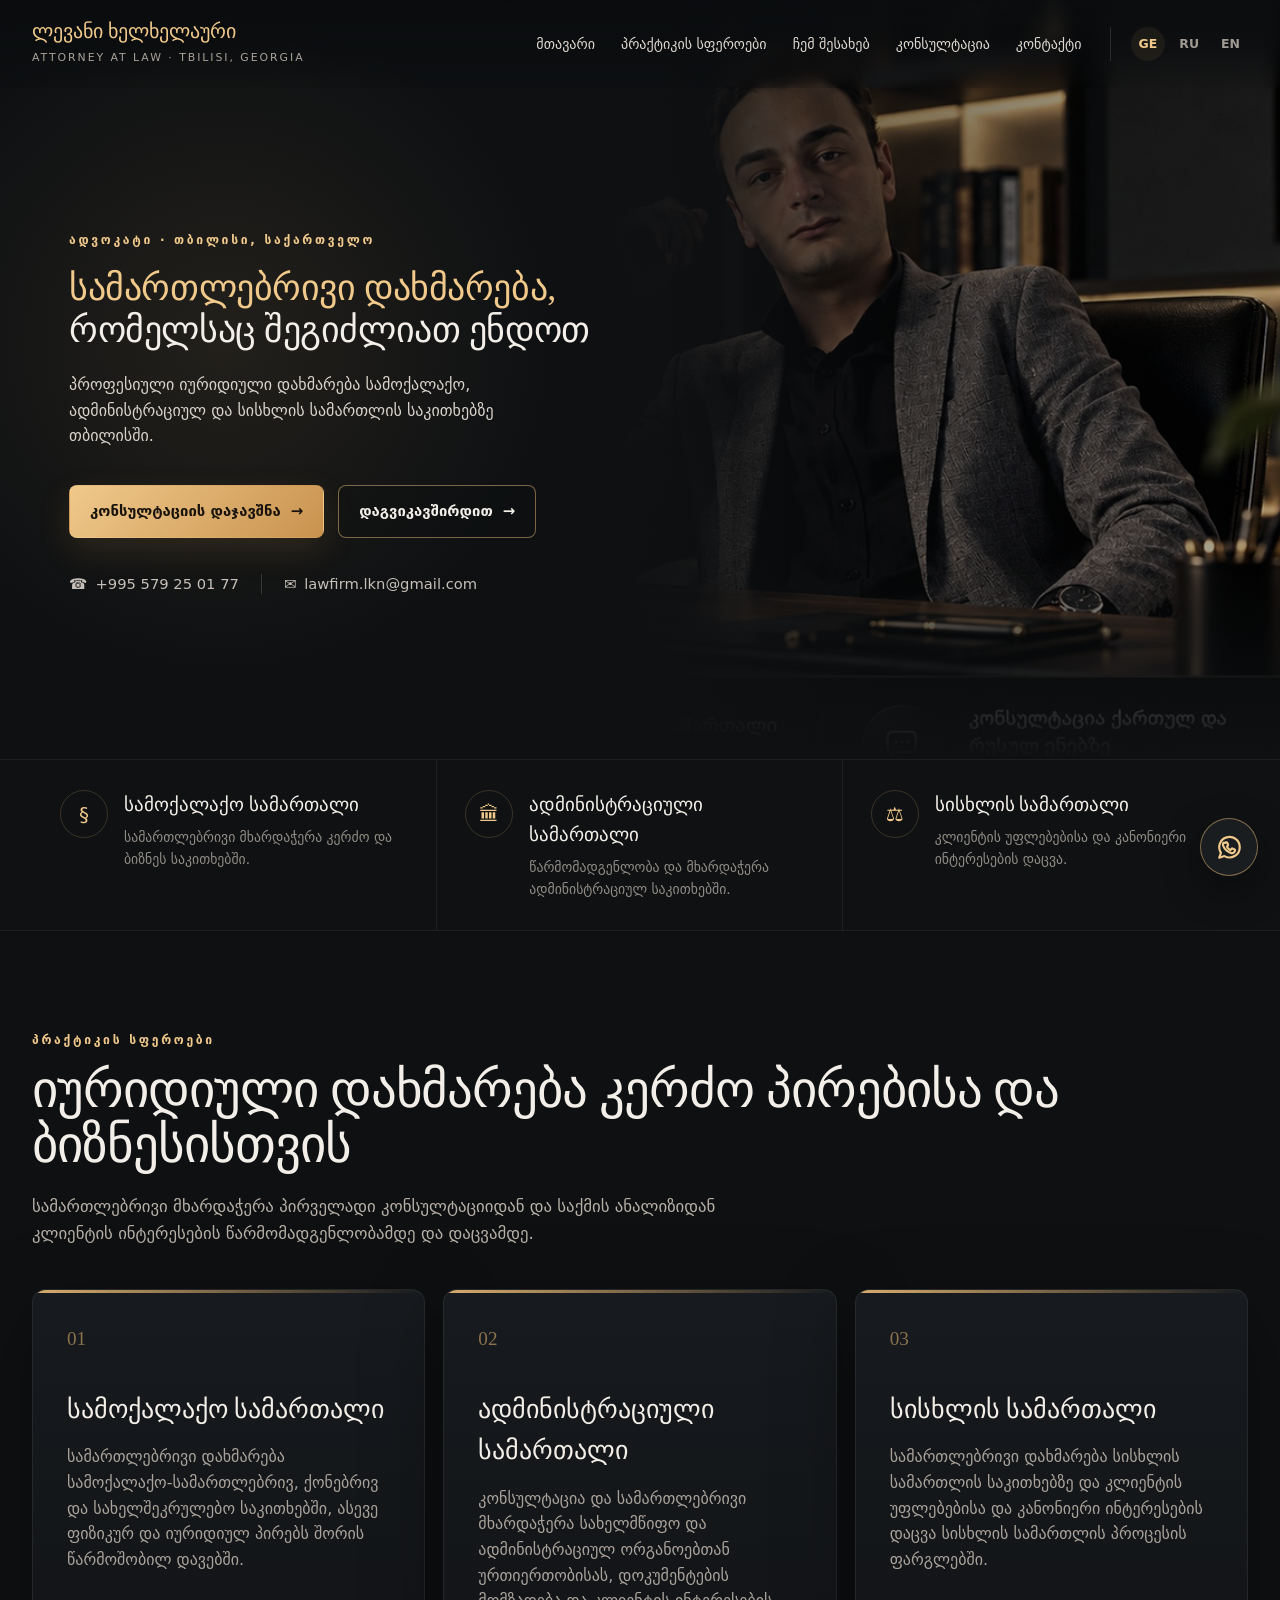
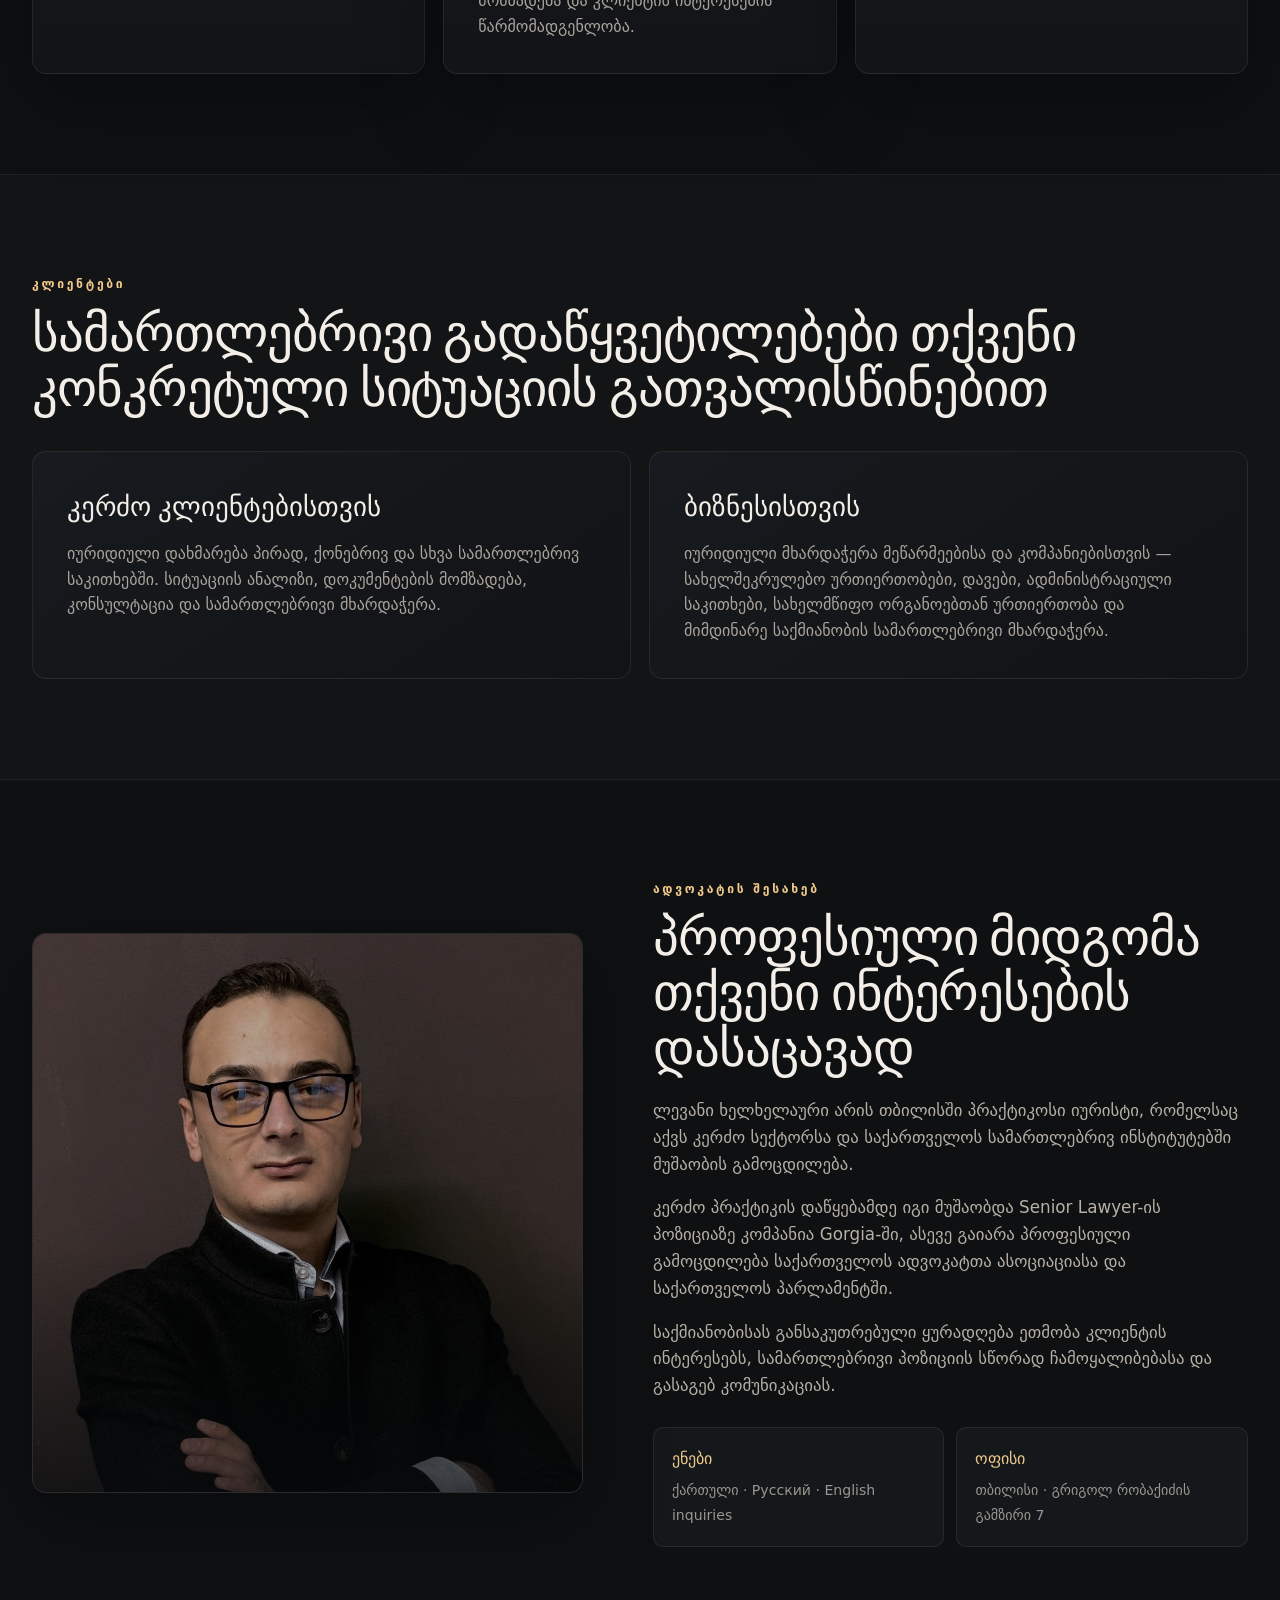
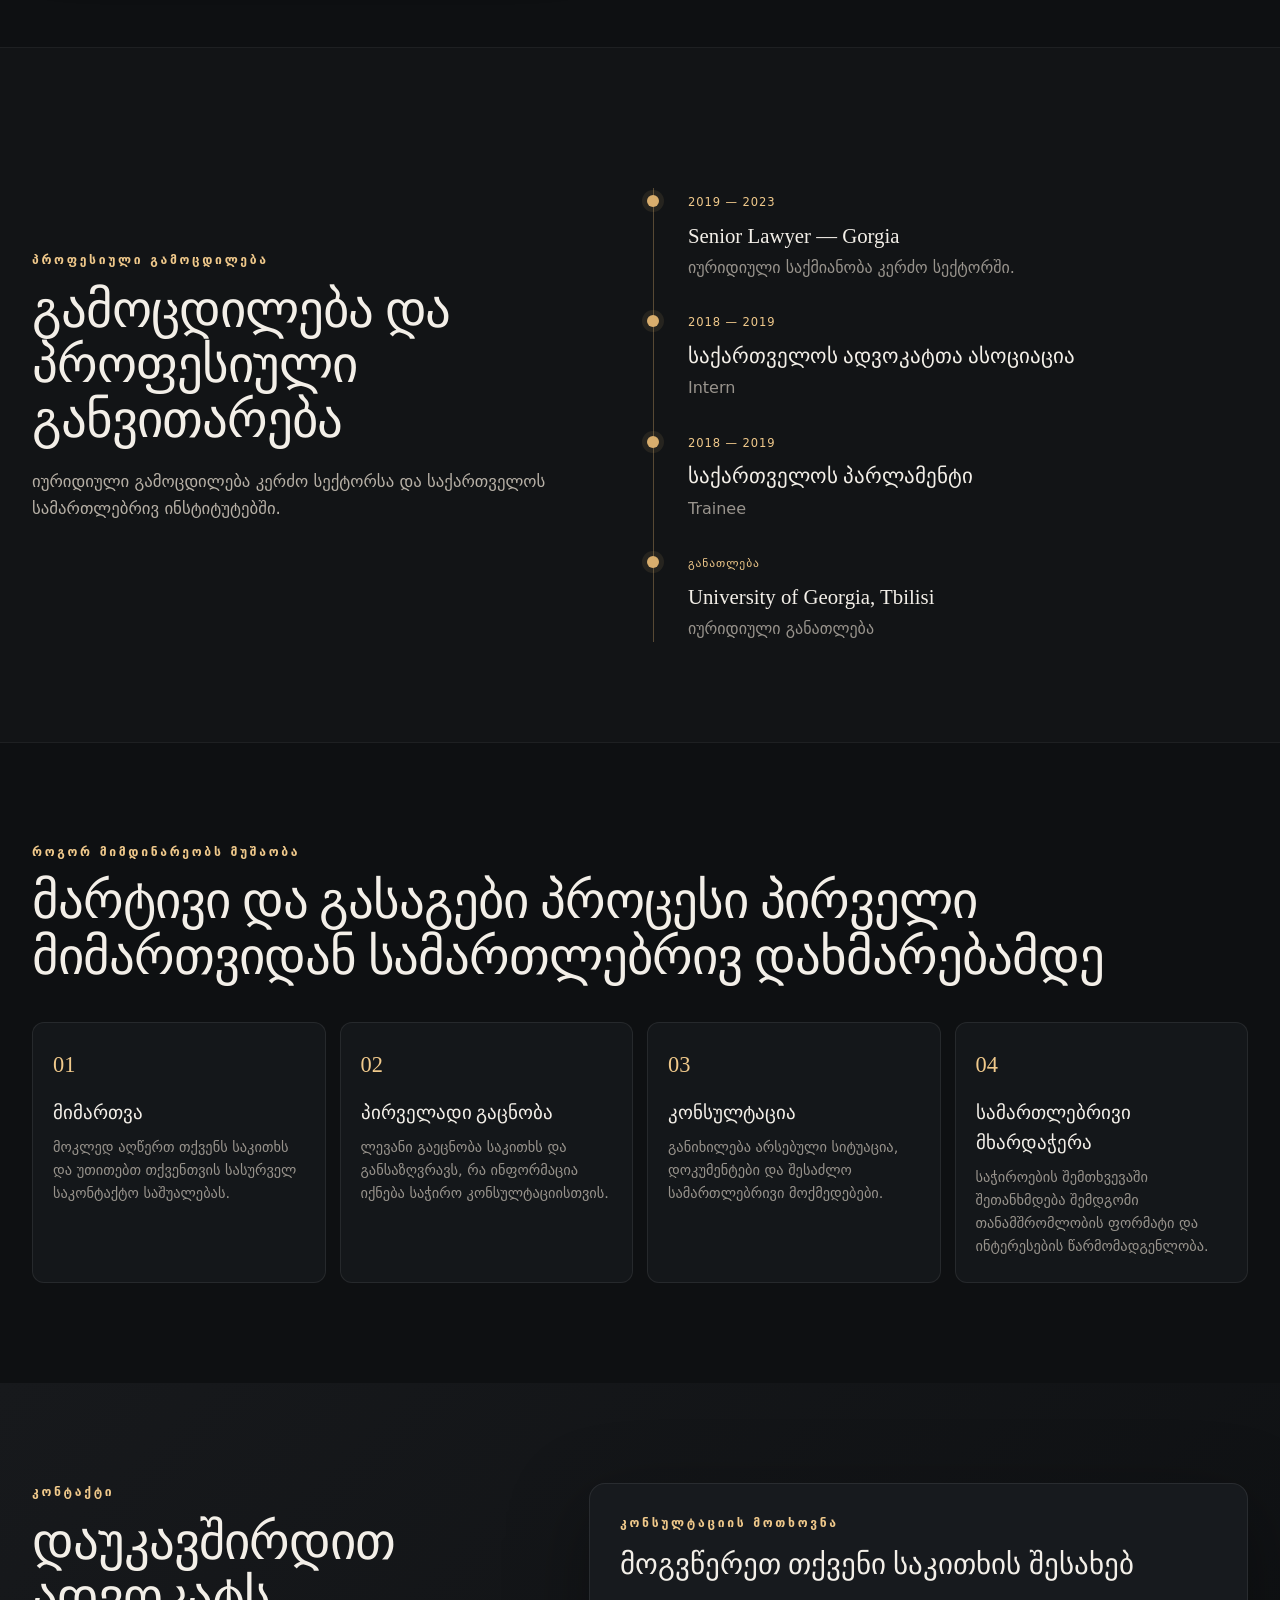
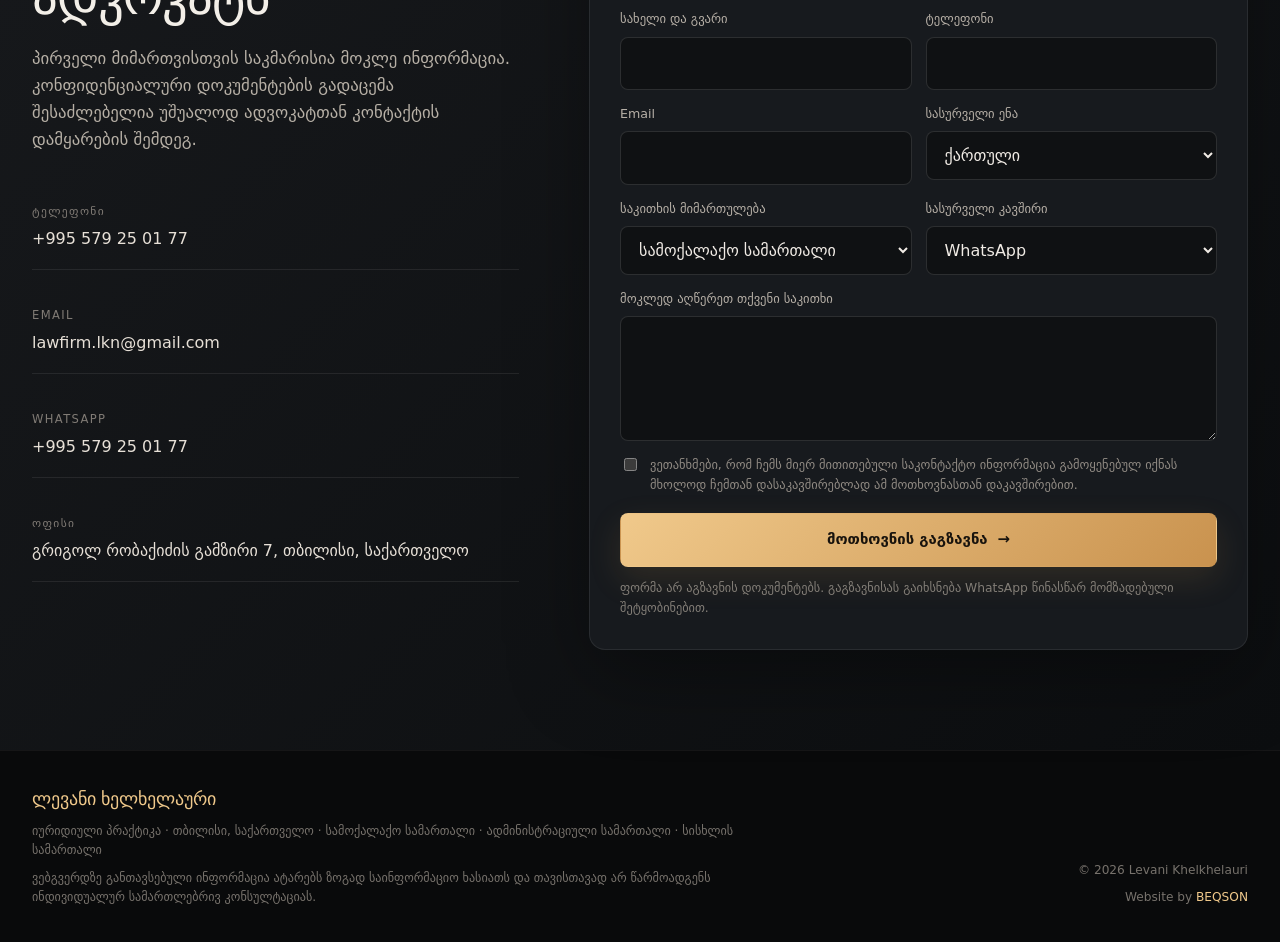
<file: index.html>
<!doctype html>
<html lang="ka">
<head>
  <meta charset="utf-8" />
  <meta name="viewport" content="width=device-width, initial-scale=1" />
  <meta name="theme-color" content="#101214" />
  <meta name="color-scheme" content="dark" />
  <title>ლევანი ხელხელაური — ადვოკატი თბილისში</title>
  <meta name="description" content="ლევანი ხელხელაური — იურიდიული დახმარება სამოქალაქო, ადმინისტრაციულ და სისხლის სამართლის საკითხებზე თბილისში." />
  <meta property="og:title" content="Levani Khelkhelauri — Attorney at Law, Tbilisi" />
  <meta property="og:description" content="Professional legal assistance in civil, administrative and criminal law matters in Tbilisi, Georgia." />
  <meta property="og:type" content="website" />
  <link rel="canonical" href="https://levanilaw.ge/" />
  <link rel="alternate" hreflang="ka" href="https://levanilaw.ge/ka/" />
  <link rel="alternate" hreflang="ru" href="https://levanilaw.ge/ru/" />
  <link rel="alternate" hreflang="en" href="https://levanilaw.ge/en/" />
  <link rel="alternate" hreflang="x-default" href="https://levanilaw.ge/" />
  <link rel="icon" href="assets/favicon.svg" type="image/svg+xml" />
  <link rel="apple-touch-icon" href="assets/apple-touch-icon.png" />
  <link rel="manifest" href="site.webmanifest" />
  <meta property="og:url" content="https://levanilaw.ge/" />
  <meta property="og:image" content="https://levanilaw.ge/assets/og-cover.jpg" />
  <meta property="og:image:width" content="1200" />
  <meta property="og:image:height" content="630" />
  <meta property="og:site_name" content="Levani Khelkhelauri — Attorney at Law" />
  <meta name="twitter:card" content="summary_large_image" />
  <meta name="twitter:title" content="Levani Khelkhelauri — Attorney at Law, Tbilisi" />
  <meta name="twitter:description" content="Professional legal assistance in civil, administrative and criminal law matters in Tbilisi, Georgia." />
  <meta name="twitter:image" content="https://levanilaw.ge/assets/og-cover.jpg" />
  <style>
    :root{
      --bg:#0e1012; --bg2:#14171a; --panel:#171a1e; --panel2:#1d2024;
      --text:#f3efe8; --muted:#b7b0a6; --line:rgba(226,185,120,.20);
      --gold:#d8ad6d; --gold2:#f0c98b; --shadow:0 24px 80px rgba(0,0,0,.34);
      --serif: Georgia, 'Times New Roman', serif;
      --sans: Inter, ui-sans-serif, system-ui, -apple-system, BlinkMacSystemFont, 'Segoe UI', Arial, sans-serif;
      --max:1440px;
    }
    *{box-sizing:border-box}
    html{scroll-behavior:smooth;background:var(--bg)}
    body{margin:0;background:var(--bg);color:var(--text);font-family:var(--sans);line-height:1.6}
    a{color:inherit;text-decoration:none}
    button,input,select,textarea{font:inherit}
    .wrap{width:min(var(--max),calc(100% - 64px));margin:auto}
    .eyebrow{font-size:.76rem;letter-spacing:.22em;text-transform:uppercase;color:var(--gold2);font-weight:700}
    .section{padding:100px 0}
    .section-title{font-family:var(--serif);font-size:clamp(2rem,4vw,3.5rem);line-height:1.08;margin:.7rem 0 1.3rem;font-weight:500;letter-spacing:-.02em}
    .section-copy{color:var(--muted);max-width:760px;font-size:1.05rem}
    .header{position:fixed;z-index:50;top:0;left:0;right:0;background:linear-gradient(180deg,rgba(10,12,14,.96),rgba(10,12,14,.72),transparent);backdrop-filter:blur(8px)}
    .header-inner{height:88px;display:flex;align-items:center;gap:28px}
    .brand{margin-right:auto;min-width:240px}
    .brand-name{font-family:var(--serif);font-size:1.24rem;color:var(--gold2);line-height:1.1}
    .brand-sub{font-size:.68rem;letter-spacing:.18em;text-transform:uppercase;color:#aaa39a;margin-top:6px}
    nav{display:flex;gap:26px;align-items:center}
    nav a{font-size:.88rem;color:#ded8d0;position:relative;white-space:nowrap}
    nav a:after{content:"";position:absolute;left:0;right:100%;bottom:-8px;height:1px;background:var(--gold);transition:.25s}
    nav a:hover:after{right:0}
    .langs{display:flex;align-items:center;gap:6px;border-left:1px solid rgba(255,255,255,.13);padding-left:20px}
    .lang{border:0;background:transparent;color:#9f9991;cursor:pointer;padding:7px 8px;border-radius:20px;font-size:.78rem;font-weight:700}
    .lang.active{color:var(--gold2);background:rgba(216,173,109,.08)}
    .menu-btn{display:none;background:transparent;border:1px solid rgba(255,255,255,.2);color:var(--text);border-radius:10px;padding:9px 11px;cursor:pointer}
    .hero{min-height:820px;display:flex;align-items:flex-end;position:relative;overflow:hidden;border-bottom:1px solid rgba(255,255,255,.06)}
    .hero-media{position:absolute;inset:0 0 0 45%;overflow:hidden}
    .hero-media img{width:100%;height:100%;object-fit:cover;object-position:60% 48%;filter:brightness(.72) saturate(.9) contrast(1.04)}
    .hero-media:after{content:"";position:absolute;inset:0;background:linear-gradient(90deg,#0e1012 0%,rgba(14,16,18,.97) 10%,rgba(14,16,18,.72) 36%,rgba(14,16,18,.26) 62%,rgba(14,16,18,.1) 100%),linear-gradient(0deg,#0e1012 0%,transparent 25%)}
    .hero-glow{position:absolute;left:0;top:0;width:58%;height:100%;background:radial-gradient(circle at 30% 45%,rgba(216,173,109,.10),transparent 50%);pointer-events:none}
    .hero-content{position:relative;z-index:3;padding:185px 0 92px;max-width:720px;margin-left:clamp(28px,4.2vw,82px);margin-right:0}
    .hero h1{font-family:var(--serif);font-size:clamp(2.55rem,4.95vw,4.95rem);line-height:1.02;font-weight:500;letter-spacing:-.038em;margin:18px 0 20px;max-width:720px}
    .hero h1 .accent{color:var(--gold2)}
    .hero-lead{font-size:1.34rem;line-height:1.58;color:#d8d2ca;max-width:620px;margin:0 0 36px}
    .actions{display:flex;gap:14px;flex-wrap:wrap;margin-bottom:34px}
    .btn{display:inline-flex;align-items:center;justify-content:center;gap:10px;padding:14px 20px;border-radius:8px;border:1px solid rgba(216,173,109,.55);font-weight:700;font-size:.93rem;transition:.2s;cursor:pointer}
    .btn-primary{background:linear-gradient(135deg,var(--gold2),#c9924e);color:#18130d;border-color:transparent;box-shadow:0 12px 32px rgba(197,146,76,.15)}
    .btn-primary:hover{transform:translateY(-2px);filter:brightness(1.04)}
    .btn-ghost{background:rgba(13,15,17,.35);color:var(--text)}
    .btn-ghost:hover{background:rgba(216,173,109,.08)}
    .hero-contact{display:flex;gap:22px;align-items:center;flex-wrap:wrap;color:#c5bfb7;font-size:.92rem}
    .hero-contact a{display:flex;gap:8px;align-items:center}
    .hero-contact span.sep{width:1px;height:20px;background:rgba(255,255,255,.15)}
    .trustbar{position:relative;z-index:5;background:rgba(15,17,19,.96);border-bottom:1px solid rgba(255,255,255,.06)}
    .trust-grid{display:grid;grid-template-columns:repeat(3,1fr)}
    .hero .wrap{position:relative}
    .trust-item{padding:30px 28px;display:flex;gap:16px;align-items:flex-start;border-right:1px solid rgba(255,255,255,.07)}
    .trust-item:last-child{border-right:0}
    .icon{width:48px;height:48px;display:grid;place-items:center;border:1px solid var(--line);border-radius:50%;color:var(--gold2);font-size:1.25rem;flex:0 0 48px}
    .trust-item h3{font-family:var(--serif);font-weight:500;margin:0 0 6px;font-size:1.18rem}
    .trust-item p{margin:0;color:#918c85;font-size:.86rem}
    .practice-grid{display:grid;grid-template-columns:repeat(3,1fr);gap:18px;margin-top:42px}
    .practice-card{background:linear-gradient(180deg,#171a1e,#121417);border:1px solid rgba(255,255,255,.07);padding:34px;border-radius:14px;min-height:270px;box-shadow:var(--shadow);position:relative;overflow:hidden}
    .practice-card:before{content:"";position:absolute;left:0;top:0;width:100%;height:3px;background:linear-gradient(90deg,var(--gold),transparent)}
    .practice-card .num{font-family:var(--serif);color:rgba(216,173,109,.6);font-size:1.2rem;margin-bottom:34px}
    .practice-card h3{font-family:var(--serif);font-size:1.62rem;margin:0 0 14px;font-weight:500}
    .practice-card p{color:#aaa39b;margin:0}
    .split{display:grid;grid-template-columns:1fr 1.08fr;gap:70px;align-items:center}
    .portrait{position:relative;border-radius:14px;overflow:hidden;min-height:560px;background:#181a1d;border:1px solid rgba(255,255,255,.08);box-shadow:var(--shadow)}
    .portrait img{width:100%;height:100%;position:absolute;object-fit:cover;object-position:center 28%;filter:saturate(.82) brightness(.72)}
    .portrait:after{content:"";position:absolute;inset:0;background:linear-gradient(0deg,rgba(8,10,12,.7),transparent 44%)}
    .about-meta{display:grid;grid-template-columns:repeat(2,1fr);gap:12px;margin-top:28px}
    .meta-card{padding:18px;border:1px solid rgba(255,255,255,.08);border-radius:10px;background:#15181b}
    .meta-card strong{display:block;color:var(--gold2);font-family:var(--serif);font-weight:500;margin-bottom:5px}
    .meta-card span{color:#9a958e;font-size:.88rem}
    .timeline{margin-top:40px;border-left:1px solid rgba(216,173,109,.35);padding-left:34px;display:grid;gap:28px}
    .tl{position:relative}
    .tl:before{content:"";position:absolute;left:-41px;top:7px;width:12px;height:12px;border-radius:50%;background:var(--gold);box-shadow:0 0 0 5px rgba(216,173,109,.1)}
    .tl small{color:var(--gold2);letter-spacing:.08em;text-transform:uppercase;font-size:.72rem}
    .tl h3{margin:5px 0 3px;font-family:var(--serif);font-weight:500;font-size:1.3rem}
    .tl p{margin:0;color:#99948d}
    .audience{background:#121416;border-top:1px solid rgba(255,255,255,.05);border-bottom:1px solid rgba(255,255,255,.05)}
    .audience-grid{display:grid;grid-template-columns:repeat(2,1fr);gap:18px;margin-top:34px}
    .audience-card{padding:34px;border-radius:14px;border:1px solid rgba(255,255,255,.08);background:linear-gradient(145deg,#171a1e,#111315)}
    .audience-card h3{font-family:var(--serif);font-weight:500;font-size:1.7rem;margin:0 0 12px}
    .audience-card p{color:#aaa39b;margin:0}
    .process-grid{display:grid;grid-template-columns:repeat(4,1fr);gap:14px;margin-top:38px}
    .process{padding:24px 20px;border:1px solid rgba(255,255,255,.08);border-radius:12px;background:#14171a}
    .process b{color:var(--gold2);font-family:var(--serif);font-size:1.4rem;font-weight:500}
    .process h3{font-family:var(--serif);font-weight:500;margin:15px 0 8px}
    .process p{color:#98938c;font-size:.9rem;margin:0}
    .contact-section{background:linear-gradient(135deg,#17191c,#0c0e10)}
    .contact-grid{display:grid;grid-template-columns:.85fr 1.15fr;gap:70px;align-items:start}
    .contact-list{display:grid;gap:18px;margin-top:32px}
    .contact-row{padding:18px 0;border-bottom:1px solid rgba(255,255,255,.08)}
    .contact-row small{display:block;color:#807b75;font-size:.72rem;text-transform:uppercase;letter-spacing:.12em;margin-bottom:5px}
    .contact-row a,.contact-row span{font-size:1rem;color:#e7e0d7}
    .form{background:#171a1e;border:1px solid rgba(255,255,255,.08);border-radius:16px;padding:30px;box-shadow:var(--shadow)}
    .form-grid{display:grid;grid-template-columns:1fr 1fr;gap:14px}
    .field{display:flex;flex-direction:column;gap:7px}
    .field.full{grid-column:1/-1}
    label{font-size:.79rem;color:#b6afa6}
    input,select,textarea{width:100%;border:1px solid rgba(255,255,255,.12);background:#0f1113;color:#f0ebe5;border-radius:8px;padding:13px 14px;outline:none}
    input:focus,select:focus,textarea:focus{border-color:rgba(216,173,109,.65);box-shadow:0 0 0 3px rgba(216,173,109,.08)}
    textarea{min-height:125px;resize:vertical}
    .consent{display:flex;gap:10px;color:#908a83;font-size:.78rem;align-items:flex-start;margin:14px 0 18px}
    .consent input{width:auto;margin-top:3px}
    .form-note{color:#837e77;font-size:.77rem;margin-top:12px}
    footer{padding:34px 0;background:#090a0b;border-top:1px solid rgba(255,255,255,.05)}
    .footer-grid{display:flex;justify-content:space-between;gap:24px;align-items:flex-end}
    .footer-brand{font-family:var(--serif);color:var(--gold2);font-size:1.15rem}
    .footer-small{font-size:.76rem;color:#77726c;max-width:730px;margin-top:8px}
    .footer-right{font-size:.76rem;color:#77726c;text-align:right}.footer-credit{display:block;margin-top:8px;color:#77726c}.footer-credit a{color:var(--gold2);text-decoration:none}.footer-credit a:hover{text-decoration:underline}
    .wa-float{position:fixed;z-index:80;right:22px;bottom:24px;width:58px;height:58px;border-radius:50%;display:grid;place-items:center;background:#1a1d20;border:1px solid rgba(216,173,109,.55);box-shadow:0 14px 38px rgba(0,0,0,.38);color:var(--gold2);transition:.2s}
    .wa-float:hover{transform:translateY(-2px);background:#202327;border-color:rgba(240,201,139,.9)}
    .wa-float svg{width:29px;height:29px;display:block}
    .toast{position:fixed;z-index:90;right:24px;bottom:96px;background:#1a1d20;border:1px solid rgba(216,173,109,.36);color:#eee8df;padding:14px 16px;border-radius:10px;box-shadow:var(--shadow);opacity:0;transform:translateY(10px);pointer-events:none;transition:.2s;max-width:340px}
    .toast.show{opacity:1;transform:translateY(0)}
    @media(max-width:980px){
      nav{display:none;position:absolute;top:80px;left:20px;right:20px;padding:18px;background:#121416;border:1px solid rgba(255,255,255,.1);border-radius:12px;flex-direction:column;align-items:flex-start;box-shadow:var(--shadow)}
      nav.open{display:flex}.menu-btn{display:block}.brand{min-width:0}.header-inner{gap:12px}.langs{margin-left:auto;border-left:0;padding-left:0}
      .hero{min-height:820px}.hero-media{inset:0}.hero-media:after{background:linear-gradient(90deg,rgba(11,13,15,.98) 0%,rgba(11,13,15,.86) 55%,rgba(11,13,15,.45) 100%),linear-gradient(0deg,#0e1012 0%,rgba(14,16,18,.25) 36%)}
      .hero-media img{object-position:56% 54%}.hero-content{padding-top:170px;max-width:690px;margin-left:auto;margin-right:auto}.hero h1{max-width:650px}
      .practice-grid,.trust-grid{grid-template-columns:1fr}.trust-item{border-right:0;border-bottom:1px solid rgba(255,255,255,.07)}
      .split,.contact-grid{grid-template-columns:1fr;gap:44px}.portrait{min-height:520px;max-width:650px}.process-grid{grid-template-columns:1fr 1fr}
    }
    @media(max-width:640px){
      .wrap{width:min(100% - 28px,var(--max))}.section{padding:74px 0}.header-inner{height:76px}.brand-sub{display:none}.brand-name{font-size:1rem}
      .langs .lang{padding:6px 5px}
      .hero{min-height:auto;align-items:stretch}
      .hero-media{inset:0 0 auto 0;height:560px}
      .hero-media img{object-position:38% 44%;transform:none}
      .hero-media:after{background:linear-gradient(180deg,rgba(10,12,14,.10) 0%,rgba(10,12,14,.20) 52%,rgba(10,12,14,.76) 80%,#0e1012 100%)}
      .hero-content{padding:490px 0 48px;margin-left:auto;margin-right:auto;max-width:none}
      .hero h1{font-size:clamp(2.55rem,12.5vw,3.35rem);line-height:1.03;margin-top:14px;max-width:100%;overflow-wrap:normal;word-break:normal}
      html[lang="ru"] .hero h1{font-size:clamp(2.25rem,10.7vw,3rem);line-height:1.04;letter-spacing:-.03em}
      html[lang="ka"] .hero h1{font-size:clamp(2rem,9.2vw,2.7rem);line-height:1.08;letter-spacing:-.015em}
      .hero-lead{font-size:1rem;line-height:1.52;max-width:100%}
      .hero-contact span.sep{display:none}.hero-contact{gap:12px;flex-direction:column;align-items:flex-start}
      .actions .btn{width:100%}.practice-grid,.audience-grid,.process-grid{grid-template-columns:1fr}.practice-card{min-height:0}.about-meta{grid-template-columns:1fr}.portrait{min-height:430px}.form-grid{grid-template-columns:1fr}.field.full{grid-column:auto}.footer-grid{align-items:flex-start;flex-direction:column}.footer-right{text-align:left}.wa-float{right:16px;bottom:88px;width:56px;height:56px}.toast{left:14px;right:14px;bottom:156px}
    }
  
    /* BEQSON HERO TYPOGRAPHY & PORTRAIT LAYOUT 2026-10-27 */
    /* Put the headline in the left, dark part of the hero.
       Keep the portrait on the right and the image separate from the text. */
    @media (min-width:1100px) {
      .hero{min-height:760px;align-items:center}
      .hero-media{inset:0 0 0 48%}
      .hero-media img{object-position:62% 48%}
      .hero-media:after{background:linear-gradient(90deg,#0e1012 0%,rgba(14,16,18,.93) 11%,rgba(14,16,18,.33) 41%,rgba(14,16,18,.06) 100%),linear-gradient(0deg,#0e1012 0%,transparent 26%)}
      .hero-content{box-sizing:border-box;width:min(540px,42vw);max-width:540px;margin-left:clamp(30px,5.4vw,100px);margin-right:0;padding:150px 0 82px}
      .hero h1{font-size:clamp(2.4rem,3.05vw,3.55rem);line-height:1.12;letter-spacing:-.022em;max-width:100%;overflow-wrap:break-word}
      html[lang="ka"] .hero h1{font-size:clamp(2.25rem,2.7vw,3.25rem);line-height:1.16;letter-spacing:-.012em}
      .hero-lead{font-size:clamp(1rem,1.05vw,1.13rem);line-height:1.6;max-width:510px}
    }
    @media (min-width:641px) and (max-width:1099px) {
      .hero{min-height:730px}
      .hero-content{box-sizing:border-box;max-width:min(600px,calc(100% - 70px));margin-left:clamp(28px,5vw,54px);margin-right:0;padding:160px 0 76px}
      .hero h1{font-size:clamp(2.25rem,4vw,3.05rem);line-height:1.13;max-width:100%;overflow-wrap:break-word}
      html[lang="ka"] .hero h1{font-size:clamp(2.08rem,3.65vw,2.8rem);line-height:1.16;letter-spacing:-.012em}
      .hero-lead{font-size:1.06rem;line-height:1.56;max-width:550px}
      .hero-media:after{background:linear-gradient(90deg,rgba(14,16,18,.98),rgba(14,16,18,.91) 44%,rgba(14,16,18,.35) 100%),linear-gradient(0deg,#0e1012 0%,transparent 26%)}
    }
    @media (max-width:640px) {
      html[lang="ka"] .hero h1{font-size:clamp(1.95rem,8vw,2.42rem);line-height:1.16;letter-spacing:-.01em;overflow-wrap:break-word}
      .hero-lead{line-height:1.58}
    }

  </style>
</head>
<body>
<header class="header">
  <div class="wrap header-inner">
    <a href="#home" class="brand" aria-label="Home">
      <div class="brand-name" data-i18n="brand">ლევანი ხელხელაური</div>
      <div class="brand-sub" data-i18n="brandSub">Attorney at Law · Tbilisi, Georgia</div>
    </a>
    <nav id="nav">
      <a href="#home" data-i18n="navHome">მთავარი</a>
      <a href="#practice" data-i18n="navPractice">პრაქტიკის სფეროები</a>
      <a href="#about" data-i18n="navAbout">ჩემ შესახებ</a>
      <a href="#consultation" data-i18n="navConsultation">კონსულტაცია</a>
      <a href="#contact" data-i18n="navContact">კონტაქტი</a>
    </nav>
    <div class="langs" aria-label="Language selector">
      <button class="lang active" data-lang="ka">GE</button><button class="lang" data-lang="ru">RU</button><button class="lang" data-lang="en">EN</button>
    </div>
    <button class="menu-btn" id="menuBtn" aria-label="Menu">☰</button>
  </div>
</header>

<main>
<section class="hero" id="home">
  <div class="hero-media"><img src="assets/levani-hero-generated.jpg" alt="Levani Khelkhelauri in a premium office setting" /></div>
  <div class="hero-glow"></div>
  <div class="wrap hero-content">
    <div class="eyebrow" data-i18n="heroEyebrow">ადვოკატი · თბილისი, საქართველო</div>
    <h1><span class="accent" data-i18n="heroTitle1">სამართლებრივი დახმარება,</span><br><span data-i18n="heroTitle2">რომელსაც შეგიძლიათ ენდოთ</span></h1>
    <p class="hero-lead" data-i18n="heroLead">პროფესიული იურიდიული დახმარება სამოქალაქო, ადმინისტრაციულ და სისხლის სამართლის საკითხებზე თბილისში.</p>
    <div class="actions"><a class="btn btn-primary" href="#consultation"><span data-i18n="book">კონსულტაციის დაჯავშნა</span> →</a><a class="btn btn-ghost" href="#contact"><span data-i18n="contactBtn">დაგვიკავშირდით</span> →</a></div>
    <div class="hero-contact"><a href="tel:+995579250177">☎ <span>+995 579 25 01 77</span></a><span class="sep"></span><a href="mailto:lawfirm.lkn@gmail.com">✉ <span>lawfirm.lkn@gmail.com</span></a></div>
  </div>
</section>

<section class="trustbar">
  <div class="wrap trust-grid">
    <div class="trust-item"><div class="icon">§</div><div><h3 data-i18n="trust1Title">სამოქალაქო სამართალი</h3><p data-i18n="trust1Text">სამართლებრივი მხარდაჭერა კერძო და ბიზნეს საკითხებში.</p></div></div>
    <div class="trust-item"><div class="icon">🏛</div><div><h3 data-i18n="trust2Title">ადმინისტრაციული სამართალი</h3><p data-i18n="trust2Text">წარმომადგენლობა და მხარდაჭერა ადმინისტრაციულ საკითხებში.</p></div></div>
    <div class="trust-item"><div class="icon">⚖</div><div><h3 data-i18n="trust3Title">სისხლის სამართალი</h3><p data-i18n="trust3Text">კლიენტის უფლებებისა და კანონიერი ინტერესების დაცვა.</p></div></div>
  </div>
</section>

<section class="section" id="practice">
  <div class="wrap">
    <div class="eyebrow" data-i18n="practiceEyebrow">პრაქტიკის სფეროები</div>
    <h2 class="section-title" data-i18n="practiceTitle">იურიდიული დახმარება კერძო პირებისა და ბიზნესისთვის</h2>
    <p class="section-copy" data-i18n="practiceLead">სამართლებრივი მხარდაჭერა პირველადი კონსულტაციიდან და საქმის ანალიზიდან კლიენტის ინტერესების წარმომადგენლობამდე და დაცვამდე.</p>
    <div class="practice-grid">
      <a class="practice-card service-link" data-service="civil" href="/ka/civil-law/"><div class="num">01</div><h3 data-i18n="civilTitle">სამოქალაქო სამართალი</h3><p data-i18n="civilText">სამართლებრივი დახმარება სამოქალაქო-სამართლებრივ, ქონებრივ და სახელშეკრულებო საკითხებში, ასევე ფიზიკურ და იურიდიულ პირებს შორის წარმოშობილ დავებში.</p></a>
      <a class="practice-card service-link" data-service="admin" href="/ka/administrative-law/"><div class="num">02</div><h3 data-i18n="adminTitle">ადმინისტრაციული სამართალი</h3><p data-i18n="adminText">კონსულტაცია და სამართლებრივი მხარდაჭერა სახელმწიფო და ადმინისტრაციულ ორგანოებთან ურთიერთობისას, დოკუმენტების მომზადება და კლიენტის ინტერესების წარმომადგენლობა.</p></article>
      <a class="practice-card service-link" data-service="criminal" href="/ka/criminal-law/"><div class="num">03</div><h3 data-i18n="criminalTitle">სისხლის სამართალი</h3><p data-i18n="criminalText">სამართლებრივი დახმარება სისხლის სამართლის საკითხებზე და კლიენტის უფლებებისა და კანონიერი ინტერესების დაცვა სისხლის სამართლის პროცესის ფარგლებში.</p></a>
    </div>
  </div>
</section>

<section class="section audience">
  <div class="wrap">
    <div class="eyebrow" data-i18n="audienceEyebrow">კლიენტები</div>
    <h2 class="section-title" data-i18n="audienceTitle">სამართლებრივი გადაწყვეტილებები თქვენი კონკრეტული სიტუაციის გათვალისწინებით</h2>
    <div class="audience-grid">
      <div class="audience-card"><h3 data-i18n="privateTitle">კერძო კლიენტებისთვის</h3><p data-i18n="privateText">იურიდიული დახმარება პირად, ქონებრივ და სხვა სამართლებრივ საკითხებში. სიტუაციის ანალიზი, დოკუმენტების მომზადება, კონსულტაცია და სამართლებრივი მხარდაჭერა.</p></div>
      <div class="audience-card"><h3 data-i18n="businessTitle">ბიზნესისთვის</h3><p data-i18n="businessText">იურიდიული მხარდაჭერა მეწარმეებისა და კომპანიებისთვის — სახელშეკრულებო ურთიერთობები, დავები, ადმინისტრაციული საკითხები, სახელმწიფო ორგანოებთან ურთიერთობა და მიმდინარე საქმიანობის სამართლებრივი მხარდაჭერა.</p></div>
    </div>
  </div>
</section>

<section class="section" id="about">
  <div class="wrap split">
    <div class="portrait"><img src="assets/levani-about.jpg" alt="Portrait of Levani Khelkhelauri" /></div>
    <div>
      <div class="eyebrow" data-i18n="aboutEyebrow">ადვოკატის შესახებ</div>
      <h2 class="section-title" data-i18n="aboutTitle">პროფესიული მიდგომა თქვენი ინტერესების დასაცავად</h2>
      <p class="section-copy" data-i18n="aboutText1">ლევანი ხელხელაური არის თბილისში პრაქტიკოსი იურისტი, რომელსაც აქვს კერძო სექტორსა და საქართველოს სამართლებრივ ინსტიტუტებში მუშაობის გამოცდილება.</p>
      <p class="section-copy" data-i18n="aboutText2">კერძო პრაქტიკის დაწყებამდე იგი მუშაობდა Senior Lawyer-ის პოზიციაზე კომპანია Gorgia-ში, ასევე გაიარა პროფესიული გამოცდილება საქართველოს ადვოკატთა ასოციაციასა და საქართველოს პარლამენტში.</p>
      <p class="section-copy" data-i18n="aboutText3">საქმიანობისას განსაკუთრებული ყურადღება ეთმობა კლიენტის ინტერესებს, სამართლებრივი პოზიციის სწორად ჩამოყალიბებასა და გასაგებ კომუნიკაციას.</p>
      <div class="about-meta">
        <div class="meta-card"><strong data-i18n="metaLangTitle">ენები</strong><span data-i18n="metaLangText">ქართული · Русский · English inquiries</span></div>
        <div class="meta-card"><strong data-i18n="metaOfficeTitle">ოფისი</strong><span data-i18n="metaOfficeText">თბილისი · გრიგოლ რობაქიძის გამზირი 7</span></div>
      </div>
    </div>
  </div>
</section>

<section class="section audience">
  <div class="wrap split">
    <div>
      <div class="eyebrow" data-i18n="expEyebrow">პროფესიული გამოცდილება</div>
      <h2 class="section-title" data-i18n="expTitle">გამოცდილება და პროფესიული განვითარება</h2>
      <p class="section-copy" data-i18n="expLead">იურიდიული გამოცდილება კერძო სექტორსა და საქართველოს სამართლებრივ ინსტიტუტებში.</p>
    </div>
    <div class="timeline">
      <div class="tl"><small>2019 — 2023</small><h3>Senior Lawyer — Gorgia</h3><p data-i18n="expGorgia">იურიდიული საქმიანობა კერძო სექტორში.</p></div>
      <div class="tl"><small>2018 — 2019</small><h3 data-i18n="expGbaTitle">საქართველოს ადვოკატთა ასოციაცია</h3><p>Intern</p></div>
      <div class="tl"><small>2018 — 2019</small><h3 data-i18n="expParliamentTitle">საქართველოს პარლამენტი</h3><p>Trainee</p></div>
      <div class="tl"><small data-i18n="educationLabel">განათლება</small><h3>University of Georgia, Tbilisi</h3><p data-i18n="educationText">იურიდიული განათლება</p></div>
    </div>
  </div>
</section>

<section class="section" id="consultation">
  <div class="wrap">
    <div class="eyebrow" data-i18n="processEyebrow">როგორ მიმდინარეობს მუშაობა</div>
    <h2 class="section-title" data-i18n="processTitle">მარტივი და გასაგები პროცესი პირველი მიმართვიდან სამართლებრივ დახმარებამდე</h2>
    <div class="process-grid">
      <div class="process"><b>01</b><h3 data-i18n="step1Title">მიმართვა</h3><p data-i18n="step1Text">მოკლედ აღწერთ თქვენს საკითხს და უთითებთ თქვენთვის სასურველ საკონტაქტო საშუალებას.</p></div>
      <div class="process"><b>02</b><h3 data-i18n="step2Title">პირველადი გაცნობა</h3><p data-i18n="step2Text">ლევანი გაეცნობა საკითხს და განსაზღვრავს, რა ინფორმაცია იქნება საჭირო კონსულტაციისთვის.</p></div>
      <div class="process"><b>03</b><h3 data-i18n="step3Title">კონსულტაცია</h3><p data-i18n="step3Text">განიხილება არსებული სიტუაცია, დოკუმენტები და შესაძლო სამართლებრივი მოქმედებები.</p></div>
      <div class="process"><b>04</b><h3 data-i18n="step4Title">სამართლებრივი მხარდაჭერა</h3><p data-i18n="step4Text">საჭიროების შემთხვევაში შეთანხმდება შემდგომი თანამშრომლობის ფორმატი და ინტერესების წარმომადგენლობა.</p></div>
    </div>
  </div>
</section>

<section class="section contact-section" id="contact">
  <div class="wrap contact-grid">
    <div>
      <div class="eyebrow" data-i18n="contactEyebrow">კონტაქტი</div>
      <h2 class="section-title" data-i18n="contactTitle">დაუკავშირდით ადვოკატს</h2>
      <p class="section-copy" data-i18n="contactLead">პირველი მიმართვისთვის საკმარისია მოკლე ინფორმაცია. კონფიდენციალური დოკუმენტების გადაცემა შესაძლებელია უშუალოდ ადვოკატთან კონტაქტის დამყარების შემდეგ.</p>
      <div class="contact-list">
        <div class="contact-row"><small data-i18n="phoneLabel">ტელეფონი</small><a href="tel:+995579250177">+995 579 25 01 77</a></div>
        <div class="contact-row"><small>Email</small><a href="mailto:lawfirm.lkn@gmail.com">lawfirm.lkn@gmail.com</a></div>
        <div class="contact-row"><small>WhatsApp</small><a href="https://wa.me/995579250177" target="_blank" rel="noopener">+995 579 25 01 77</a></div>
        <div class="contact-row"><small data-i18n="officeLabel">ოფისი</small><a href="https://www.google.com/maps/search/?api=1&query=7+Grigol+Robakidze+Avenue+Tbilisi+Georgia" target="_blank" rel="noopener" data-i18n="officeAddress">გრიგოლ რობაქიძის გამზირი 7, თბილისი, საქართველო</a></div>
      </div>
    </div>
    <form class="form" id="intakeForm">
      <div class="eyebrow" data-i18n="formEyebrow">კონსულტაციის მოთხოვნა</div>
      <h3 style="font-family:var(--serif);font-size:1.8rem;font-weight:500;margin:8px 0 22px" data-i18n="formTitle">მოგვწერეთ თქვენი საკითხის შესახებ</h3>
      <div class="form-grid">
        <div class="field"><label for="name" data-i18n="nameLabel">სახელი და გვარი</label><input id="name" required autocomplete="name"></div>
        <div class="field"><label for="phone" data-i18n="formPhoneLabel">ტელეფონი</label><input id="phone" required autocomplete="tel"></div>
        <div class="field"><label for="email">Email</label><input id="email" type="email" autocomplete="email"></div>
        <div class="field"><label for="language" data-i18n="languageLabel">სასურველი ენა</label><select id="language"><option>ქართული</option><option>Русский</option><option>English</option></select></div>
        <div class="field"><label for="area" data-i18n="areaLabel">საკითხის მიმართულება</label><select id="area"><option data-i18n-option="areaCivil">სამოქალაქო სამართალი</option><option data-i18n-option="areaAdmin">ადმინისტრაციული სამართალი</option><option data-i18n-option="areaCriminal">სისხლის სამართალი</option><option data-i18n-option="areaOther">სხვა</option></select></div>
        <div class="field"><label for="method" data-i18n="methodLabel">სასურველი კავშირი</label><select id="method"><option>WhatsApp</option><option data-i18n-option="methodPhone">ტელეფონი</option><option>Email</option></select></div>
        <div class="field full"><label for="message" data-i18n="messageLabel">მოკლედ აღწერეთ თქვენი საკითხი</label><textarea id="message" required></textarea></div>
      </div>
      <label class="consent"><input type="checkbox" id="consent" required><span data-i18n="consentText">ვეთანხმები, რომ ჩემს მიერ მითითებული საკონტაქტო ინფორმაცია გამოყენებულ იქნას მხოლოდ ჩემთან დასაკავშირებლად ამ მოთხოვნასთან დაკავშირებით.</span></label>
      <button class="btn btn-primary" type="submit" style="width:100%"><span data-i18n="sendBtn">მოთხოვნის გაგზავნა</span> →</button>
      <div class="form-note" data-i18n="formNote">ფორმა არ აგზავნის დოკუმენტებს. გაგზავნისას გაიხსნება WhatsApp წინასწარ მომზადებული შეტყობინებით.</div>
    </form>
  </div>
</section>
</main>

<footer>
  <div class="wrap footer-grid">
    <div><div class="footer-brand" data-i18n="footerBrand">ლევანი ხელხელაური</div><div class="footer-small" data-i18n="footerDesc">იურიდიული პრაქტიკა · თბილისი, საქართველო · სამოქალაქო სამართალი · ადმინისტრაციული სამართალი · სისხლის სამართალი</div><div class="footer-small" data-i18n="disclaimer">ვებგვერდზე განთავსებული ინფორმაცია ატარებს ზოგად საინფორმაციო ხასიათს და თავისთავად არ წარმოადგენს ინდივიდუალურ სამართლებრივ კონსულტაციას.</div></div>
    <div class="footer-right">© 2026 Levani Khelkhelauri<span class="footer-credit">Website by <a href="https://beqson.com/" target="_blank" rel="noopener noreferrer">BEQSON</a></span></div>
  </div>
</footer>
<a class="wa-float" href="https://wa.me/995579250177" target="_blank" rel="noopener" aria-label="WhatsApp" title="WhatsApp">
  <svg viewBox="0 0 24 24" aria-hidden="true" fill="none" stroke="currentColor" stroke-width="1.8" stroke-linecap="round" stroke-linejoin="round">
    <path d="M20.5 11.7a8.5 8.5 0 0 1-12.7 7.4L3.5 20.5l1.4-4.1a8.5 8.5 0 1 1 15.6-4.7Z"/>
    <path d="M8.4 8.2c.2-.5.4-.5.7-.5h.5c.2 0 .4 0 .5.4l.7 1.6c.1.3.1.5-.1.7l-.6.7c-.2.2-.2.4 0 .7.5.9 1.2 1.7 2.1 2.2.3.2.5.2.7 0l.8-1c.2-.2.4-.3.7-.2l1.8.8c.3.1.4.3.4.5 0 .4-.2 1.3-.8 1.8-.6.6-1.5.8-2.3.7-1.1-.2-2.5-.8-4-2.1-1.2-1.1-2.1-2.4-2.6-3.6-.5-1.1-.5-2 .0-2.7Z"/>
  </svg>
</a>
<div class="toast" id="toast"></div>

<script>
const I18N = {
  ka:{
    brand:'ლევანი ხელხელაური',brandSub:'Attorney at Law · Tbilisi, Georgia',navHome:'მთავარი',navPractice:'პრაქტიკის სფეროები',navAbout:'ჩემ შესახებ',navConsultation:'კონსულტაცია',navContact:'კონტაქტი',
    heroEyebrow:'ადვოკატი · თბილისი, საქართველო',heroTitle1:'სამართლებრივი დახმარება,',heroTitle2:'რომელსაც შეგიძლიათ ენდოთ',heroLead:'პროფესიული იურიდიული დახმარება სამოქალაქო, ადმინისტრაციულ და სისხლის სამართლის საკითხებზე თბილისში.',book:'კონსულტაციის დაჯავშნა',contactBtn:'დაგვიკავშირდით',
    trust1Title:'სამოქალაქო სამართალი',trust1Text:'სამართლებრივი მხარდაჭერა კერძო და ბიზნეს საკითხებში.',trust2Title:'ადმინისტრაციული სამართალი',trust2Text:'წარმომადგენლობა და მხარდაჭერა ადმინისტრაციულ საკითხებში.',trust3Title:'სისხლის სამართალი',trust3Text:'კლიენტის უფლებებისა და კანონიერი ინტერესების დაცვა.',
    practiceEyebrow:'პრაქტიკის სფეროები',practiceTitle:'იურიდიული დახმარება კერძო პირებისა და ბიზნესისთვის',practiceLead:'სამართლებრივი მხარდაჭერა პირველადი კონსულტაციიდან და საქმის ანალიზიდან კლიენტის ინტერესების წარმომადგენლობამდე და დაცვამდე.',
    civilTitle:'სამოქალაქო სამართალი',civilText:'სამართლებრივი დახმარება სამოქალაქო-სამართლებრივ, ქონებრივ და სახელშეკრულებო საკითხებში, ასევე ფიზიკურ და იურიდიულ პირებს შორის წარმოშობილ დავებში.',adminTitle:'ადმინისტრაციული სამართალი',adminText:'კონსულტაცია და სამართლებრივი მხარდაჭერა სახელმწიფო და ადმინისტრაციულ ორგანოებთან ურთიერთობისას, დოკუმენტების მომზადება და კლიენტის ინტერესების წარმომადგენლობა.',criminalTitle:'სისხლის სამართალი',criminalText:'სამართლებრივი დახმარება სისხლის სამართლის საკითხებზე და კლიენტის უფლებებისა და კანონიერი ინტერესების დაცვა სისხლის სამართლის პროცესის ფარგლებში.',
    audienceEyebrow:'კლიენტები',audienceTitle:'სამართლებრივი გადაწყვეტილებები თქვენი კონკრეტული სიტუაციის გათვალისწინებით',privateTitle:'კერძო კლიენტებისთვის',privateText:'იურიდიული დახმარება პირად, ქონებრივ და სხვა სამართლებრივ საკითხებში. სიტუაციის ანალიზი, დოკუმენტების მომზადება, კონსულტაცია და სამართლებრივი მხარდაჭერა.',businessTitle:'ბიზნესისთვის',businessText:'იურიდიული მხარდაჭერა მეწარმეებისა და კომპანიებისთვის — სახელშეკრულებო ურთიერთობები, დავები, ადმინისტრაციული საკითხები, სახელმწიფო ორგანოებთან ურთიერთობა და მიმდინარე საქმიანობის სამართლებრივი მხარდაჭერა.',
    aboutEyebrow:'ადვოკატის შესახებ',aboutTitle:'პროფესიული მიდგომა თქვენი ინტერესების დასაცავად',aboutText1:'ლევანი ხელხელაური არის თბილისში პრაქტიკოსი იურისტი, რომელსაც აქვს კერძო სექტორსა და საქართველოს სამართლებრივ ინსტიტუტებში მუშაობის გამოცდილება.',aboutText2:'კერძო პრაქტიკის დაწყებამდე იგი მუშაობდა Senior Lawyer-ის პოზიციაზე კომპანია Gorgia-ში, ასევე გაიარა პროფესიული გამოცდილება საქართველოს ადვოკატთა ასოციაციასა და საქართველოს პარლამენტში.',aboutText3:'საქმიანობისას განსაკუთრებული ყურადღება ეთმობა კლიენტის ინტერესებს, სამართლებრივი პოზიციის სწორად ჩამოყალიბებასა და გასაგებ კომუნიკაციას.',metaLangTitle:'ენები',metaLangText:'ქართული · Русский · English inquiries',metaOfficeTitle:'ოფისი',metaOfficeText:'თბილისი · გრიგოლ რობაქიძის გამზირი 7',
    expEyebrow:'პროფესიული გამოცდილება',expTitle:'გამოცდილება და პროფესიული განვითარება',expLead:'იურიდიული გამოცდილება კერძო სექტორსა და საქართველოს სამართლებრივ ინსტიტუტებში.',expGorgia:'იურიდიული საქმიანობა კერძო სექტორში.',expGbaTitle:'საქართველოს ადვოკატთა ასოციაცია',expParliamentTitle:'საქართველოს პარლამენტი',educationLabel:'განათლება',educationText:'იურიდიული განათლება',
    processEyebrow:'როგორ მიმდინარეობს მუშაობა',processTitle:'მარტივი და გასაგები პროცესი პირველი მიმართვიდან სამართლებრივ დახმარებამდე',step1Title:'მიმართვა',step1Text:'მოკლედ აღწერთ თქვენს საკითხს და უთითებთ თქვენთვის სასურველ საკონტაქტო საშუალებას.',step2Title:'პირველადი გაცნობა',step2Text:'ლევანი გაეცნობა საკითხს და განსაზღვრავს, რა ინფორმაცია იქნება საჭირო კონსულტაციისთვის.',step3Title:'კონსულტაცია',step3Text:'განიხილება არსებული სიტუაცია, დოკუმენტები და შესაძლო სამართლებრივი მოქმედებები.',step4Title:'სამართლებრივი მხარდაჭერა',step4Text:'საჭიროების შემთხვევაში შეთანხმდება შემდგომი თანამშრომლობის ფორმატი და ინტერესების წარმომადგენლობა.',
    contactEyebrow:'კონტაქტი',contactTitle:'დაუკავშირდით ადვოკატს',contactLead:'პირველი მიმართვისთვის საკმარისია მოკლე ინფორმაცია. კონფიდენციალური დოკუმენტების გადაცემა შესაძლებელია უშუალოდ ადვოკატთან კონტაქტის დამყარების შემდეგ.',phoneLabel:'ტელეფონი',officeLabel:'ოფისი',officeAddress:'გრიგოლ რობაქიძის გამზირი 7, თბილისი, საქართველო',formEyebrow:'კონსულტაციის მოთხოვნა',formTitle:'მოგვწერეთ თქვენი საკითხის შესახებ',nameLabel:'სახელი და გვარი',formPhoneLabel:'ტელეფონი',languageLabel:'სასურველი ენა',areaLabel:'საკითხის მიმართულება',methodLabel:'სასურველი კავშირი',messageLabel:'მოკლედ აღწერეთ თქვენი საკითხი',consentText:'ვეთანხმები, რომ ჩემს მიერ მითითებული საკონტაქტო ინფორმაცია გამოყენებულ იქნას მხოლოდ ჩემთან დასაკავშირებლად ამ მოთხოვნასთან დაკავშირებით.',sendBtn:'მოთხოვნის გაგზავნა',formNote:'ფორმა არ აგზავნის დოკუმენტებს. გაგზავნისას გაიხსნება WhatsApp წინასწარ მომზადებული შეტყობინებით.',
    areaCivil:'სამოქალაქო სამართალი',areaAdmin:'ადმინისტრაციული სამართალი',areaCriminal:'სისხლის სამართალი',areaOther:'სხვა',methodPhone:'ტელეფონი',footerBrand:'ლევანი ხელხელაური',footerDesc:'იურიდიული პრაქტიკა · თბილისი, საქართველო · სამოქალაქო სამართალი · ადმინისტრაციული სამართალი · სისხლის სამართალი',disclaimer:'ვებგვერდზე განთავსებული ინფორმაცია ატარებს ზოგად საინფორმაციო ხასიათს და თავისთავად არ წარმოადგენს ინდივიდუალურ სამართლებრივ კონსულტაციას.',
    submitOk:'WhatsApp იხსნება წინასწარ მომზადებული შეტყობინებით.'
  },
  ru:{
    brand:'Левани Хелхелаури',brandSub:'Адвокат · Тбилиси, Грузия',navHome:'Главная',navPractice:'Практика',navAbout:'Об адвокате',navConsultation:'Консультация',navContact:'Контакты',
    heroEyebrow:'АДВОКАТ · ТБИЛИСИ, ГРУЗИЯ',heroTitle1:'Юридическая помощь,',heroTitle2:'которой можно доверять',heroLead:'Профессиональная юридическая помощь по гражданским, административным и уголовно-правовым вопросам в Тбилиси.',book:'Записаться на консультацию',contactBtn:'Связаться',
    trust1Title:'Гражданское право',trust1Text:'Юридическая поддержка частных клиентов и бизнеса.',trust2Title:'Административное право',trust2Text:'Представительство и сопровождение административных вопросов.',trust3Title:'Уголовное право',trust3Text:'Защита прав и законных интересов клиента.',
    practiceEyebrow:'НАПРАВЛЕНИЯ ПРАКТИКИ',practiceTitle:'Юридическая помощь частным клиентам и бизнесу',practiceLead:'Комплексное сопровождение юридических вопросов — от первичной консультации и анализа ситуации до представительства и защиты интересов клиента.',
    civilTitle:'Гражданское право',civilText:'Юридическая помощь по вопросам гражданского законодательства, имущественным и договорным отношениям, а также спорам между физическими и юридическими лицами.',adminTitle:'Административное право',adminText:'Консультации и правовая поддержка во взаимоотношениях с государственными и административными органами, подготовка юридических документов и представление интересов клиента.',criminalTitle:'Уголовное право',criminalText:'Правовая помощь по вопросам уголовного права, защита прав и законных интересов клиента в рамках уголовного процесса.',
    audienceEyebrow:'КЛИЕНТЫ',audienceTitle:'Решение юридических вопросов с учётом вашей ситуации',privateTitle:'Частным клиентам',privateText:'Помощь в вопросах, затрагивающих личные, имущественные и иные законные интересы. Анализ ситуации, подготовка документов, консультации и юридическое сопровождение.',businessTitle:'Бизнесу',businessText:'Юридическая поддержка предпринимателей и компаний: договорные отношения, споры, административные вопросы, взаимодействие с государственными органами и сопровождение текущей деятельности.',
    aboutEyebrow:'ОБ АДВОКАТЕ',aboutTitle:'Профессиональный подход к защите ваших интересов',aboutText1:'Левани Хелхелаури — практикующий юрист в Тбилиси с опытом работы в частном секторе и юридических институциях Грузии.',aboutText2:'До начала частной практики работал Senior Lawyer в компании Gorgia, проходил профессиональную подготовку в Georgian Bar Association и Parliament of Georgia.',aboutText3:'В работе особое внимание уделяется интересам клиента, точности правовой позиции и понятной коммуникации.',metaLangTitle:'Языки',metaLangText:'ქართული · Русский · English inquiries',metaOfficeTitle:'Офис',metaOfficeText:'Тбилиси · проспект Григола Робакидзе, 7',
    expEyebrow:'ПРОФЕССИОНАЛЬНЫЙ ОПЫТ',expTitle:'Опыт и профессиональная подготовка',expLead:'Юридический опыт в частном секторе и правовых институциях Грузии.',expGorgia:'Юридическая работа в частном секторе.',expGbaTitle:'Georgian Bar Association',expParliamentTitle:'Parliament of Georgia',educationLabel:'Образование',educationText:'Юридическое образование',
    processEyebrow:'КАК ПРОХОДИТ РАБОТА',processTitle:'Понятный процесс от первого обращения до юридической помощи',step1Title:'Обращение',step1Text:'Вы кратко описываете вопрос и оставляете удобный способ связи.',step2Title:'Первичная оценка',step2Text:'Левани знакомится с ситуацией и определяет, какая информация потребуется для консультации.',step3Title:'Консультация',step3Text:'Обсуждаются обстоятельства, документы и возможные дальнейшие действия.',step4Title:'Юридическое сопровождение',step4Text:'При необходимости согласовывается дальнейшая работа и формат представления интересов клиента.',
    contactEyebrow:'КОНТАКТЫ',contactTitle:'Связаться с адвокатом',contactLead:'Для первого обращения достаточно основной информации. Конфиденциальные документы можно предоставить непосредственно адвокату после установления контакта.',phoneLabel:'Телефон',officeLabel:'Офис',officeAddress:'проспект Григола Робакидзе, 7, Тбилиси, Грузия',formEyebrow:'ЗАПРОС НА КОНСУЛЬТАЦИЮ',formTitle:'Кратко опишите свой вопрос',nameLabel:'Имя и фамилия',formPhoneLabel:'Телефон',languageLabel:'Предпочтительный язык',areaLabel:'Направление',methodLabel:'Предпочтительный способ связи',messageLabel:'Краткое описание вопроса',consentText:'Я согласен(на), что указанные контактные данные будут использованы только для связи со мной по этому обращению.',sendBtn:'Отправить запрос',formNote:'Форма не загружает документы. После отправки откроется WhatsApp с уже подготовленным сообщением.',
    areaCivil:'Гражданское право',areaAdmin:'Административное право',areaCriminal:'Уголовное право',areaOther:'Другое',methodPhone:'Телефон',footerBrand:'Левани Хелхелаури',footerDesc:'Юридическая практика · Тбилиси, Грузия · Гражданское право · Административное право · Уголовное право',disclaimer:'Информация на сайте носит общий информационный характер и сама по себе не является индивидуальной юридической консультацией.',
    submitOk:'Открываю WhatsApp с подготовленным сообщением.'
  },
  en:{
    brand:'Levani Khelkhelauri',brandSub:'Attorney at Law · Tbilisi, Georgia',navHome:'Home',navPractice:'Practice Areas',navAbout:'About',navConsultation:'Consultation',navContact:'Contact',
    heroEyebrow:'ATTORNEY AT LAW · TBILISI, GEORGIA',heroTitle1:'Legal support',heroTitle2:'you can trust',heroLead:'Professional legal assistance in civil, administrative and criminal law matters in Tbilisi, Georgia.',book:'Book a Consultation',contactBtn:'Contact',
    trust1Title:'Civil Law',trust1Text:'Legal support for individuals and businesses.',trust2Title:'Administrative Law',trust2Text:'Representation and assistance in administrative matters.',trust3Title:'Criminal Law',trust3Text:'Protection of the client’s rights and lawful interests.',
    practiceEyebrow:'PRACTICE AREAS',practiceTitle:'Legal assistance for individuals and businesses',practiceLead:'Legal support from the initial consultation and assessment of the matter through representation and protection of the client’s interests.',
    civilTitle:'Civil Law',civilText:'Legal assistance with civil, property and contractual matters, as well as disputes involving individuals and businesses.',adminTitle:'Administrative Law',adminText:'Advice and legal support in matters involving public and administrative authorities, preparation of legal documents and representation of clients’ interests.',criminalTitle:'Criminal Law',criminalText:'Legal assistance in criminal law matters and protection of the client’s rights and lawful interests within criminal proceedings.',
    audienceEyebrow:'CLIENTS',audienceTitle:'Legal solutions tailored to your situation',privateTitle:'Private Clients',privateText:'Legal assistance with personal, property and other legal matters, including assessment of the situation, document preparation, consultation and ongoing legal support.',businessTitle:'Business Clients',businessText:'Legal support for entrepreneurs and companies, including contractual matters, disputes, administrative issues, interaction with public authorities and ongoing business activities.',
    aboutEyebrow:'ABOUT',aboutTitle:'A professional approach focused on your interests',aboutText1:'Levani Khelkhelauri is a legal professional based in Tbilisi with experience in both the private sector and Georgian legal institutions.',aboutText2:'Before developing his private legal practice, he worked as a Senior Lawyer at Gorgia and gained professional experience with the Georgian Bar Association and the Parliament of Georgia.',aboutText3:'His approach focuses on understanding the client’s interests, developing a clear legal position and maintaining straightforward communication throughout the process.',metaLangTitle:'Languages',metaLangText:'Georgian · Russian · English inquiries',metaOfficeTitle:'Office',metaOfficeText:'Tbilisi · 7 Grigol Robakidze Avenue',
    expEyebrow:'PROFESSIONAL EXPERIENCE',expTitle:'Experience and professional background',expLead:'Legal experience across the private sector and Georgian legal institutions.',expGorgia:'Legal work in the private sector.',expGbaTitle:'Georgian Bar Association',expParliamentTitle:'Parliament of Georgia',educationLabel:'Education',educationText:'Legal Education',
    processEyebrow:'HOW IT WORKS',processTitle:'A clear process from your first inquiry to legal assistance',step1Title:'Initial Inquiry',step1Text:'Briefly describe your legal matter and provide your preferred contact details.',step2Title:'Initial Review',step2Text:'Levani reviews the matter and determines what information may be required for a consultation.',step3Title:'Consultation',step3Text:'The circumstances, relevant documents and possible legal steps are discussed.',step4Title:'Legal Support',step4Text:'Where necessary, the scope of further legal assistance and representation is agreed with the client.',
    contactEyebrow:'CONTACT',contactTitle:'Contact the Lawyer',contactLead:'Only basic information is required for the initial inquiry. Confidential documents can be provided directly to the lawyer after contact has been established.',phoneLabel:'Phone',officeLabel:'Office',officeAddress:'7 Grigol Robakidze Avenue, Tbilisi, Georgia',formEyebrow:'CONSULTATION REQUEST',formTitle:'Tell us briefly about your legal matter',nameLabel:'Full Name',formPhoneLabel:'Phone',languageLabel:'Preferred Language',areaLabel:'Area of Law',methodLabel:'Preferred Contact Method',messageLabel:'Brief Description',consentText:'I agree that the contact information provided may be used only to contact me regarding this inquiry.',sendBtn:'Send Inquiry',formNote:'The form does not upload documents. Submitting it will open WhatsApp with a pre-filled message.',
    areaCivil:'Civil Law',areaAdmin:'Administrative Law',areaCriminal:'Criminal Law',areaOther:'Other',methodPhone:'Phone',footerBrand:'Levani Khelkhelauri',footerDesc:'Legal Practice · Tbilisi, Georgia · Civil Law · Administrative Law · Criminal Law',disclaimer:'The information provided on this website is for general informational purposes and does not by itself constitute individual legal advice.',
    submitOk:'Opening WhatsApp with your pre-filled message.'
  }
};
let currentLang='ka';
function applyLang(lang){
  currentLang=lang; document.documentElement.lang=lang;
  document.querySelectorAll('[data-i18n]').forEach(el=>{const k=el.dataset.i18n;if(I18N[lang][k]) el.textContent=I18N[lang][k]});
  document.querySelectorAll('[data-i18n-option]').forEach(el=>{const k=el.dataset.i18nOption;if(I18N[lang][k]) el.textContent=I18N[lang][k]});
  document.querySelectorAll('.lang').forEach(b=>b.classList.toggle('active',b.dataset.lang===lang));
  const servicePaths={civil:'civil-law',admin:'administrative-law',criminal:'criminal-law'};
  document.querySelectorAll('.service-link').forEach(a=>{a.href=`/${lang}/${servicePaths[a.dataset.service]}/`});
  const seo={
    ka:{title:'ლევანი ხელხელაური — ადვოკატი თბილისში',desc:'ლევანი ხელხელაური — იურიდიული დახმარება სამოქალაქო, ადმინისტრაციულ და სისხლის სამართლის საკითხებზე თბილისში.'},
    ru:{title:'Левани Хелхелаури — адвокат в Тбилиси',desc:'Юридическая помощь в Тбилиси по гражданским, административным и уголовно-правовым вопросам. Консультации на грузинском и русском языках.'},
    en:{title:'Levani Khelkhelauri — Attorney at Law in Tbilisi',desc:'Professional legal assistance in civil, administrative and criminal law matters in Tbilisi, Georgia.'}
  };
  document.title=seo[lang].title;
  const desc=document.querySelector('meta[name="description"]'); if(desc) desc.content=seo[lang].desc;
  const ogTitle=document.querySelector('meta[property="og:title"]'); if(ogTitle) ogTitle.content=seo[lang].title;
  const ogDesc=document.querySelector('meta[property="og:description"]'); if(ogDesc) ogDesc.content=seo[lang].desc;
  const twTitle=document.querySelector('meta[name="twitter:title"]'); if(twTitle) twTitle.content=seo[lang].title;
  const twDesc=document.querySelector('meta[name="twitter:description"]'); if(twDesc) twDesc.content=seo[lang].desc;
  try{localStorage.setItem('lawLang',lang)}catch(e){}
  try{const u=new URL(location.href);u.searchParams.set('lang',lang);history.replaceState(null,'',u)}catch(e){}
}
document.querySelectorAll('.lang').forEach(b=>b.addEventListener('click',()=>applyLang(b.dataset.lang)));
try{const q=new URL(location.href).searchParams.get('lang');const saved=localStorage.getItem('lawLang');const first=(q&&I18N[q])?q:((saved&&I18N[saved])?saved:null);if(first) applyLang(first)}catch(e){}
const menuBtn=document.getElementById('menuBtn'),nav=document.getElementById('nav');
menuBtn.addEventListener('click',()=>nav.classList.toggle('open'));
nav.querySelectorAll('a').forEach(a=>a.addEventListener('click',()=>nav.classList.remove('open')));
function toast(msg){const t=document.getElementById('toast');t.textContent=msg;t.classList.add('show');setTimeout(()=>t.classList.remove('show'),2600)}
document.getElementById('intakeForm').addEventListener('submit',e=>{
  e.preventDefault();
  const name=document.getElementById('name').value.trim(), phone=document.getElementById('phone').value.trim(), email=document.getElementById('email').value.trim(), language=document.getElementById('language').value, area=document.getElementById('area').value, method=document.getElementById('method').value, message=document.getElementById('message').value.trim();
  const labels=currentLang==='ru'?{title:'Новый запрос на консультацию',name:'Имя',phone:'Телефон',email:'Email',lang:'Язык',area:'Направление',method:'Связь',msg:'Вопрос'}:currentLang==='en'?{title:'New consultation inquiry',name:'Name',phone:'Phone',email:'Email',lang:'Language',area:'Area',method:'Contact method',msg:'Matter'}:{title:'ახალი საკონსულტაციო მოთხოვნა',name:'სახელი',phone:'ტელეფონი',email:'Email',lang:'ენა',area:'მიმართულება',method:'კავშირი',msg:'საკითხი'};
  const text=`${labels.title}\n\n${labels.name}: ${name}\n${labels.phone}: ${phone}\n${labels.email}: ${email||'—'}\n${labels.lang}: ${language}\n${labels.area}: ${area}\n${labels.method}: ${method}\n\n${labels.msg}:\n${message}`;
  toast(I18N[currentLang].submitOk);
  setTimeout(()=>{window.open(`https://wa.me/995579250177?text=${encodeURIComponent(text)}`,'_blank','noopener')},350);
});
</script>
<script type="application/ld+json">
{"@context":"https://schema.org","@type":"LegalService","name":"Levani Khelkhelauri","url":"https://levanilaw.ge/","image":"https://levanilaw.ge/assets/og-cover.jpg","telephone":"+995579250177","email":"lawfirm.lkn@gmail.com","address":{"@type":"PostalAddress","streetAddress":"7 Grigol Robakidze Avenue","addressLocality":"Tbilisi","addressCountry":"GE"},"areaServed":"Tbilisi, Georgia","knowsLanguage":["ka","ru"],"sameAs":["https://www.facebook.com/profile.php?id=61556965766483"]}
</script>
</body>
</html>
</file>
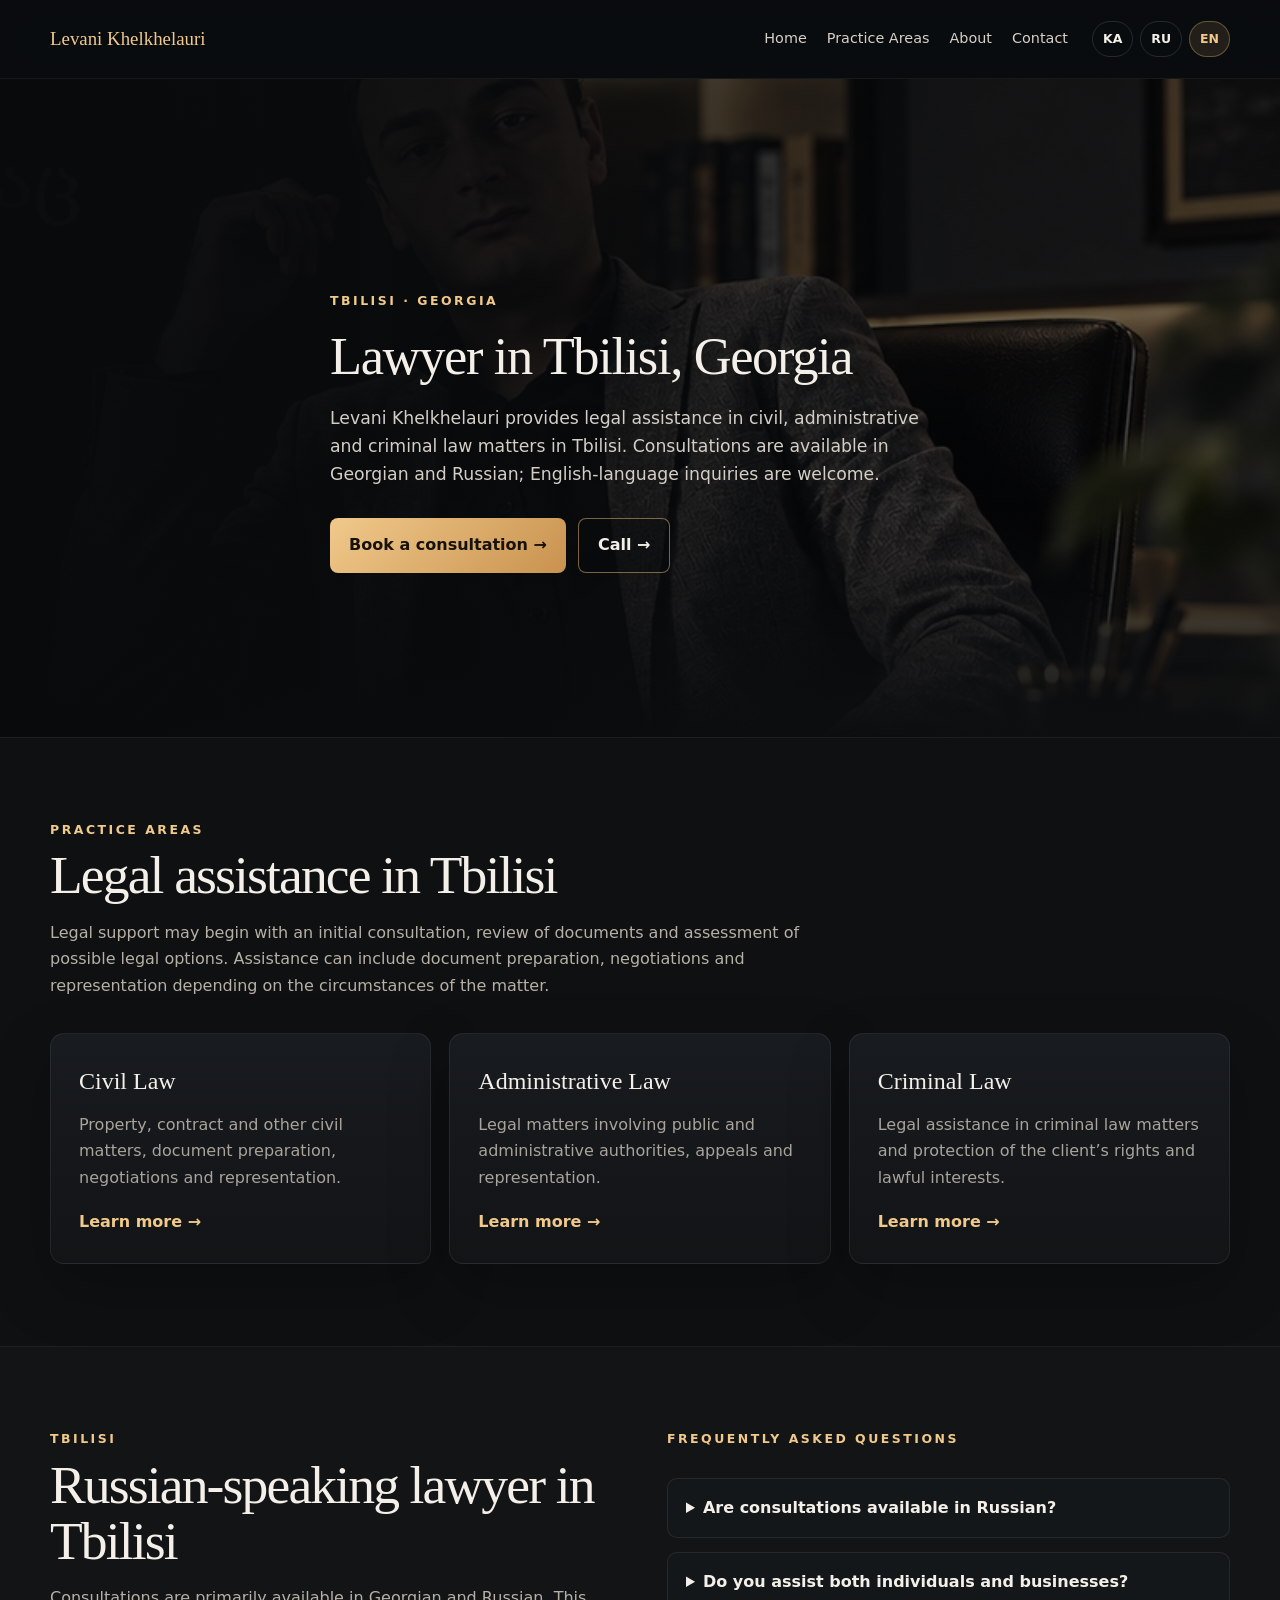
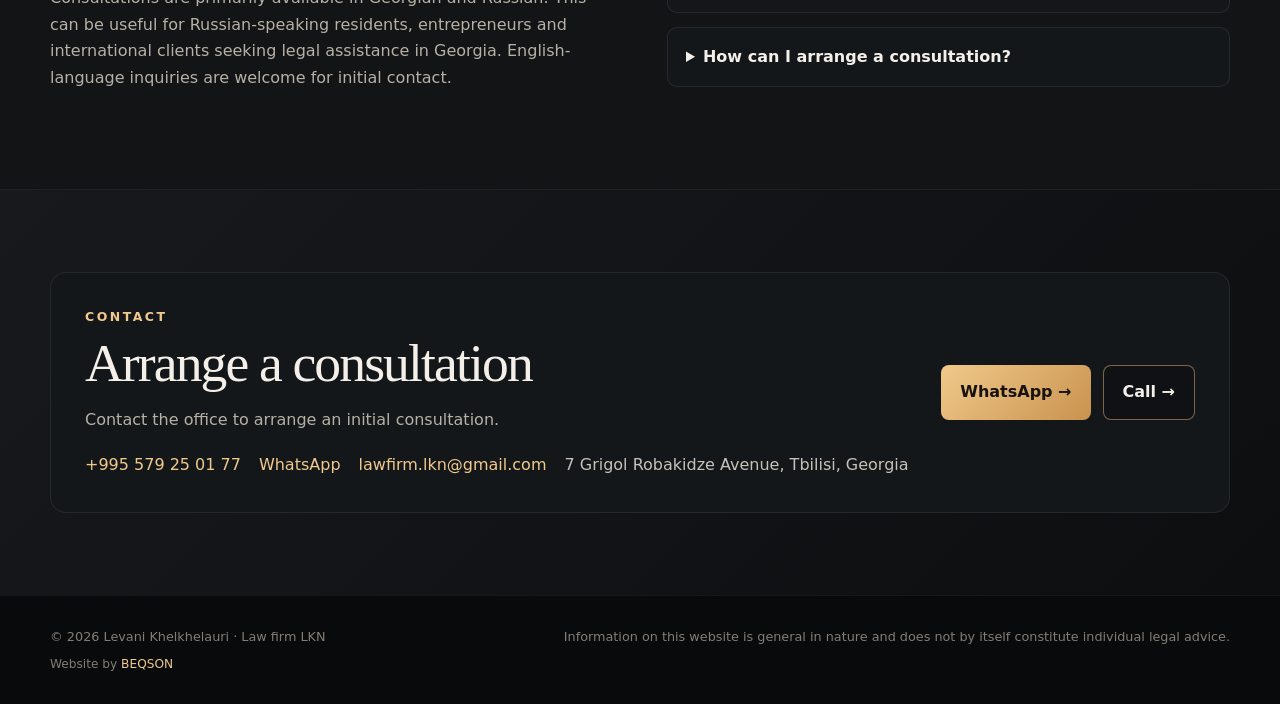
<file: en/index.html>
<!doctype html><html lang="en"><head><meta charset="utf-8"><meta name="viewport" content="width=device-width,initial-scale=1"><meta name="theme-color" content="#101214"><title>Lawyer in Tbilisi, Georgia | Levani Khelkhelauri</title><meta name="description" content="Lawyer in Tbilisi providing legal assistance in civil, administrative and criminal law. Georgian and Russian consultations; English-language inquiries welcome."><link rel="canonical" href="https://levanilaw.ge/en/"><link rel="alternate" hreflang="ka" href="https://levanilaw.ge/ka/" />
  <link rel="alternate" hreflang="ru" href="https://levanilaw.ge/ru/" />
  <link rel="alternate" hreflang="en" href="https://levanilaw.ge/en/" />
  <link rel="alternate" hreflang="x-default" href="https://levanilaw.ge/ka/" /><link rel="icon" href="/assets/favicon.svg" type="image/svg+xml"><link rel="apple-touch-icon" href="/assets/apple-touch-icon.png"><link rel="stylesheet" href="/assets/seo.css"><meta property="og:type" content="website"><meta property="og:locale" content="en_US"><meta property="og:title" content="Lawyer in Tbilisi, Georgia | Levani Khelkhelauri"><meta property="og:description" content="Lawyer in Tbilisi providing legal assistance in civil, administrative and criminal law. Georgian and Russian consultations; English-language inquiries welcome."><meta property="og:url" content="https://levanilaw.ge/en/"><meta property="og:image" content="https://levanilaw.ge/assets/og-cover.jpg"><meta name="twitter:card" content="summary_large_image"><meta name="twitter:title" content="Lawyer in Tbilisi, Georgia | Levani Khelkhelauri"><meta name="twitter:description" content="Lawyer in Tbilisi providing legal assistance in civil, administrative and criminal law. Georgian and Russian consultations; English-language inquiries welcome."><meta name="twitter:image" content="https://levanilaw.ge/assets/og-cover.jpg"><script type="application/ld+json">{"@context":"https://schema.org","@type":"LegalService","@id":"https://levanilaw.ge/#legalservice","name":"Levani Khelkhelauri","alternateName":"Law firm LKN","url":"https://levanilaw.ge/en/","telephone":"+995579250177","email":"lawfirm.lkn@gmail.com","image":"https://levanilaw.ge/assets/og-cover.jpg","address":{"@type":"PostalAddress","streetAddress":"7 Grigol Robakidze Avenue","addressLocality":"Tbilisi","addressCountry":"GE"},"areaServed":{"@type":"City","name":"Tbilisi"},"sameAs":["https://www.facebook.com/profile.php?id=61556965766483"]}</script></head><body><header><div class="wrap nav"><a class="brand" href="/en/">Levani Khelkhelauri</a><nav class="navlinks"><a href="/en/">Home</a><a href="/en/#services">Practice Areas</a><a href="/#about">About</a><a href="#contact">Contact</a></nav><div class="langs"><a class="" href="/ka/" hreflang="ka">KA</a><a class="" href="/ru/" hreflang="ru">RU</a><a class="active" href="/en/" hreflang="en">EN</a></div></div></header><main><section class="hero"><div class="wrap hero-inner"><div class="eyebrow">Tbilisi · Georgia</div><h1>Lawyer in Tbilisi, Georgia</h1><p>Levani Khelkhelauri provides legal assistance in civil, administrative and criminal law matters in Tbilisi. Consultations are available in Georgian and Russian; English-language inquiries are welcome.</p><div class="actions"><a class="btn primary" href="https://wa.me/995579250177">Book a consultation →</a><a class="btn ghost" href="tel:+995579250177">Call →</a></div></div></section><section id="services"><div class="wrap"><div class="eyebrow">Practice Areas</div><h2 class="title">Legal assistance in Tbilisi</h2><p class="lead">Legal support may begin with an initial consultation, review of documents and assessment of possible legal options. Assistance can include document preparation, negotiations and representation depending on the circumstances of the matter.</p><div class="grid3"><a class="card" href="/en/civil-law/"><h2>Civil Law</h2><p>Property, contract and other civil matters, document preparation, negotiations and representation.</p><span class="more">Learn more →</span></a><a class="card" href="/en/administrative-law/"><h2>Administrative Law</h2><p>Legal matters involving public and administrative authorities, appeals and representation.</p><span class="more">Learn more →</span></a><a class="card" href="/en/criminal-law/"><h2>Criminal Law</h2><p>Legal assistance in criminal law matters and protection of the client’s rights and lawful interests.</p><span class="more">Learn more →</span></a></div></div></section><section class="band"><div class="wrap split"><div><div class="eyebrow">Tbilisi</div><h2 class="title">Russian-speaking lawyer in Tbilisi</h2><p class="lead">Consultations are primarily available in Georgian and Russian. This can be useful for Russian-speaking residents, entrepreneurs and international clients seeking legal assistance in Georgia. English-language inquiries are welcome for initial contact.</p></div><div><div class="eyebrow">Frequently asked questions</div><div class="faq"><details><summary>Are consultations available in Russian?</summary><p>Yes. Consultations are available in Georgian and Russian.</p></details><details><summary>Do you assist both individuals and businesses?</summary><p>Yes. Legal assistance is available to private clients, entrepreneurs and companies.</p></details><details><summary>How can I arrange a consultation?</summary><p>You can call, contact the office through WhatsApp or send an inquiry through the website.</p></details></div></div></div></section><section class="contact" id="contact"><div class="wrap"><div class="contact-box"><div><div class="eyebrow">Contact</div><h2 class="title">Arrange a consultation</h2><p class="lead">Contact the office to arrange an initial consultation.</p><div class="contact-meta"><a href="tel:+995579250177">+995 579 25 01 77</a><a href="https://wa.me/995579250177" rel="noopener">WhatsApp</a><a href="mailto:lawfirm.lkn@gmail.com">lawfirm.lkn@gmail.com</a><span>7 Grigol Robakidze Avenue, Tbilisi, Georgia</span></div></div><div class="actions"><a class="btn primary" href="https://wa.me/995579250177" rel="noopener">WhatsApp →</a><a class="btn ghost" href="tel:+995579250177">Call →</a></div></div></div></section></main><footer><div class="wrap footer"><span>© 2026 Levani Khelkhelauri · Law firm LKN<span class="footer-credit">Website by <a href="https://beqson.com/" target="_blank" rel="noopener noreferrer">BEQSON</a></span></span><span>Information on this website is general in nature and does not by itself constitute individual legal advice.</span></div></footer></body></html>
</file>
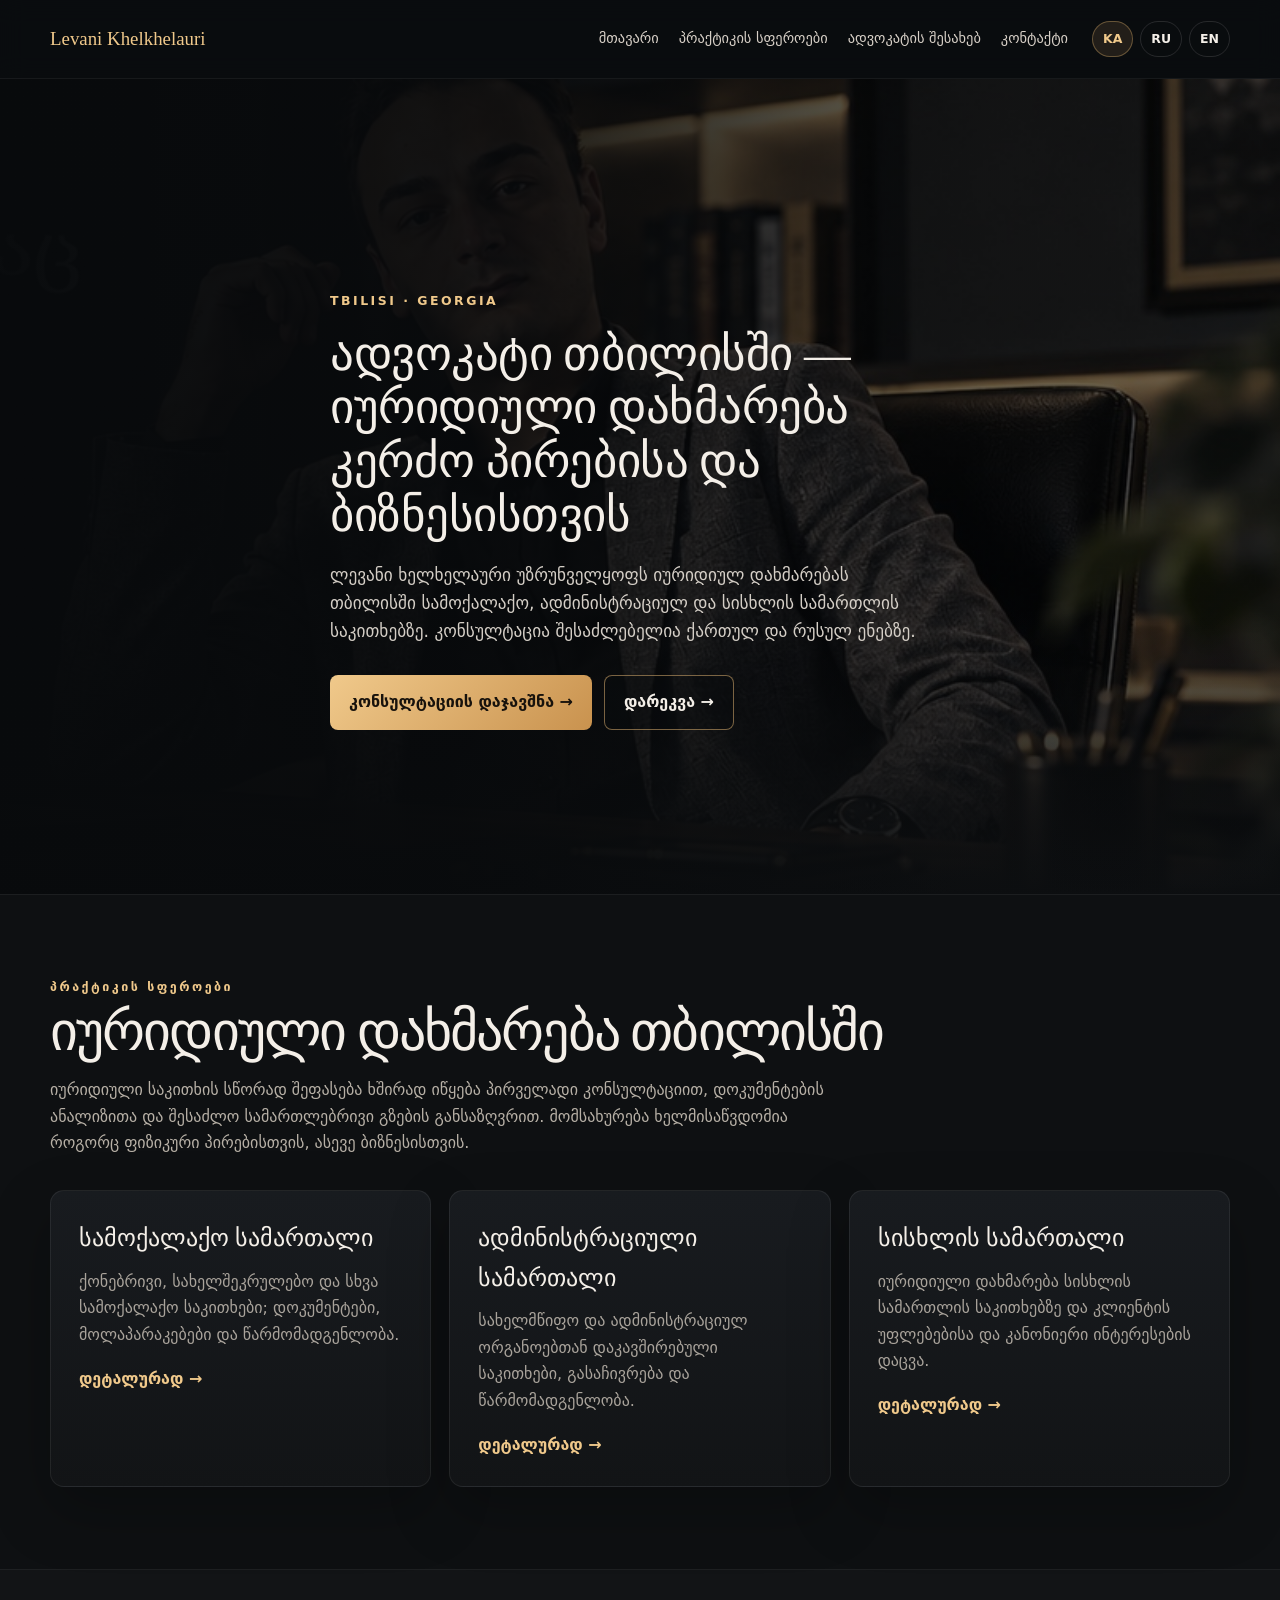
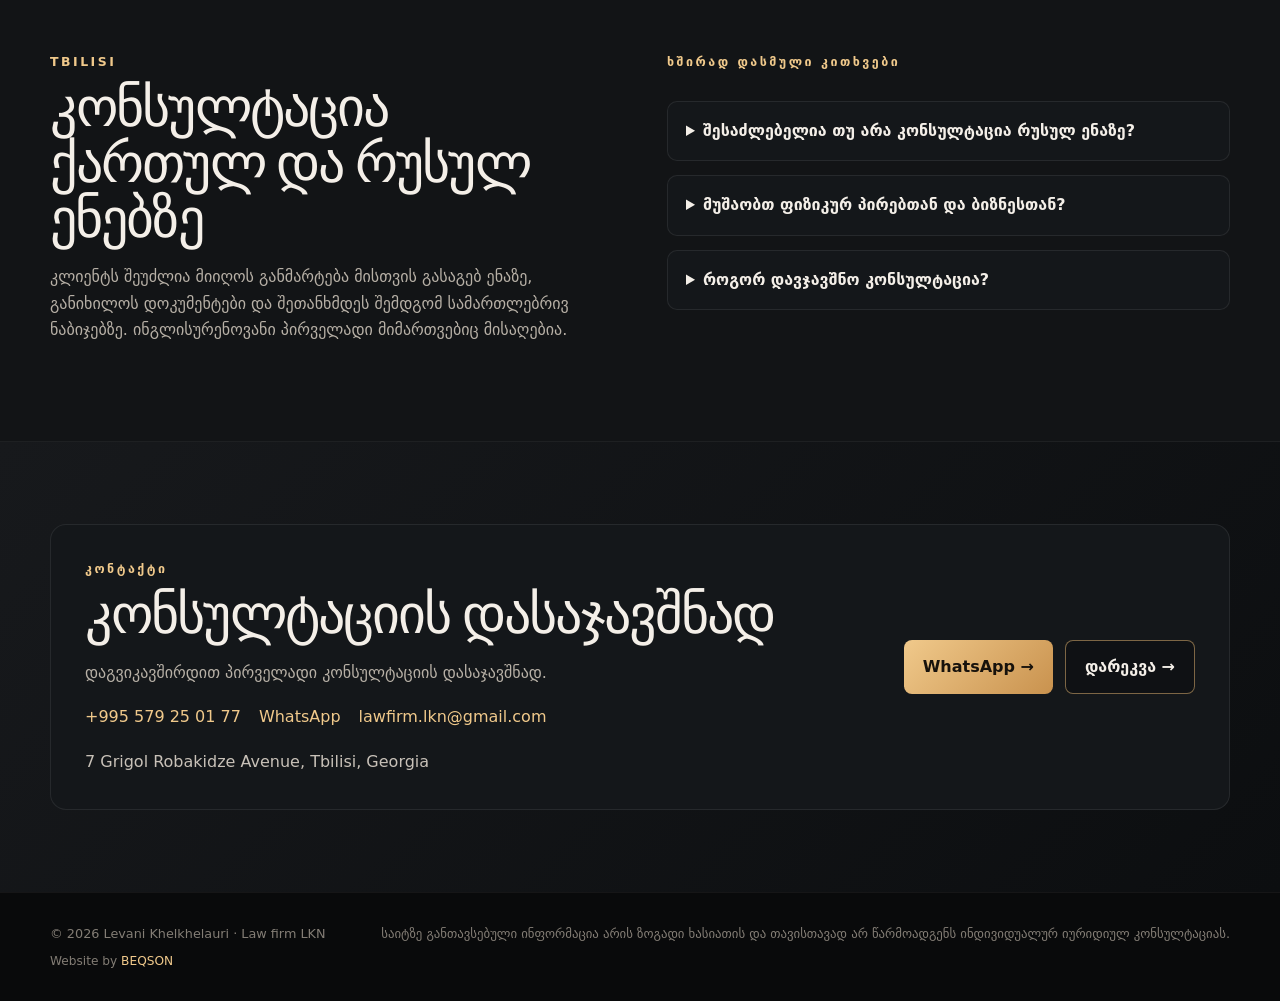
<file: ka/index.html>
<!doctype html><html lang="ka"><head><meta charset="utf-8"><meta name="viewport" content="width=device-width,initial-scale=1"><meta name="theme-color" content="#101214"><title>ადვოკატი თბილისში | ლევანი ხელხელაური</title><meta name="description" content="ადვოკატი თბილისში — იურიდიული დახმარება სამოქალაქო, ადმინისტრაციულ და სისხლის სამართლის საკითხებზე. კონსულტაცია ქართულ და რუსულ ენებზე."><link rel="canonical" href="https://levanilaw.ge/ka/"><link rel="alternate" hreflang="ka" href="https://levanilaw.ge/ka/" />
  <link rel="alternate" hreflang="ru" href="https://levanilaw.ge/ru/" />
  <link rel="alternate" hreflang="en" href="https://levanilaw.ge/en/" />
  <link rel="alternate" hreflang="x-default" href="https://levanilaw.ge/ka/" /><link rel="icon" href="/assets/favicon.svg" type="image/svg+xml"><link rel="apple-touch-icon" href="/assets/apple-touch-icon.png"><link rel="stylesheet" href="/assets/seo.css"><meta property="og:type" content="website"><meta property="og:locale" content="ka_GE"><meta property="og:title" content="ადვოკატი თბილისში | ლევანი ხელხელაური"><meta property="og:description" content="ადვოკატი თბილისში — იურიდიული დახმარება სამოქალაქო, ადმინისტრაციულ და სისხლის სამართლის საკითხებზე. კონსულტაცია ქართულ და რუსულ ენებზე."><meta property="og:url" content="https://levanilaw.ge/ka/"><meta property="og:image" content="https://levanilaw.ge/assets/og-cover.jpg"><meta name="twitter:card" content="summary_large_image"><meta name="twitter:title" content="ადვოკატი თბილისში | ლევანი ხელხელაური"><meta name="twitter:description" content="ადვოკატი თბილისში — იურიდიული დახმარება სამოქალაქო, ადმინისტრაციულ და სისხლის სამართლის საკითხებზე. კონსულტაცია ქართულ და რუსულ ენებზე."><meta name="twitter:image" content="https://levanilaw.ge/assets/og-cover.jpg"><script type="application/ld+json">{"@context":"https://schema.org","@type":"LegalService","@id":"https://levanilaw.ge/#legalservice","name":"Levani Khelkhelauri","alternateName":"Law firm LKN","url":"https://levanilaw.ge/ka/","telephone":"+995579250177","email":"lawfirm.lkn@gmail.com","image":"https://levanilaw.ge/assets/og-cover.jpg","address":{"@type":"PostalAddress","streetAddress":"7 Grigol Robakidze Avenue","addressLocality":"Tbilisi","addressCountry":"GE"},"areaServed":{"@type":"City","name":"Tbilisi"},"sameAs":["https://www.facebook.com/profile.php?id=61556965766483"]}</script></head><body><header><div class="wrap nav"><a class="brand" href="/ka/">Levani Khelkhelauri</a><nav class="navlinks"><a href="/ka/">მთავარი</a><a href="/ka/#services">პრაქტიკის სფეროები</a><a href="/#about">ადვოკატის შესახებ</a><a href="#contact">კონტაქტი</a></nav><div class="langs"><a class="active" href="/ka/" hreflang="ka">KA</a><a class="" href="/ru/" hreflang="ru">RU</a><a class="" href="/en/" hreflang="en">EN</a></div></div></header><main><section class="hero"><div class="wrap hero-inner"><div class="eyebrow">Tbilisi · Georgia</div><h1>ადვოკატი თბილისში — იურიდიული დახმარება კერძო პირებისა და ბიზნესისთვის</h1><p>ლევანი ხელხელაური უზრუნველყოფს იურიდიულ დახმარებას თბილისში სამოქალაქო, ადმინისტრაციულ და სისხლის სამართლის საკითხებზე. კონსულტაცია შესაძლებელია ქართულ და რუსულ ენებზე.</p><div class="actions"><a class="btn primary" href="https://wa.me/995579250177">კონსულტაციის დაჯავშნა →</a><a class="btn ghost" href="tel:+995579250177">დარეკვა →</a></div></div></section><section id="services"><div class="wrap"><div class="eyebrow">პრაქტიკის სფეროები</div><h2 class="title">იურიდიული დახმარება თბილისში</h2><p class="lead">იურიდიული საკითხის სწორად შეფასება ხშირად იწყება პირველადი კონსულტაციით, დოკუმენტების ანალიზითა და შესაძლო სამართლებრივი გზების განსაზღვრით. მომსახურება ხელმისაწვდომია როგორც ფიზიკური პირებისთვის, ასევე ბიზნესისთვის.</p><div class="grid3"><a class="card" href="/ka/civil-law/"><h2>სამოქალაქო სამართალი</h2><p>ქონებრივი, სახელშეკრულებო და სხვა სამოქალაქო საკითხები; დოკუმენტები, მოლაპარაკებები და წარმომადგენლობა.</p><span class="more">დეტალურად →</span></a><a class="card" href="/ka/administrative-law/"><h2>ადმინისტრაციული სამართალი</h2><p>სახელმწიფო და ადმინისტრაციულ ორგანოებთან დაკავშირებული საკითხები, გასაჩივრება და წარმომადგენლობა.</p><span class="more">დეტალურად →</span></a><a class="card" href="/ka/criminal-law/"><h2>სისხლის სამართალი</h2><p>იურიდიული დახმარება სისხლის სამართლის საკითხებზე და კლიენტის უფლებებისა და კანონიერი ინტერესების დაცვა.</p><span class="more">დეტალურად →</span></a></div></div></section><section class="band"><div class="wrap split"><div><div class="eyebrow">Tbilisi</div><h2 class="title">კონსულტაცია ქართულ და რუსულ ენებზე</h2><p class="lead">კლიენტს შეუძლია მიიღოს განმარტება მისთვის გასაგებ ენაზე, განიხილოს დოკუმენტები და შეთანხმდეს შემდგომ სამართლებრივ ნაბიჯებზე. ინგლისურენოვანი პირველადი მიმართვებიც მისაღებია.</p></div><div><div class="eyebrow">ხშირად დასმული კითხვები</div><div class="faq"><details><summary>შესაძლებელია თუ არა კონსულტაცია რუსულ ენაზე?</summary><p>დიახ. კონსულტაცია შესაძლებელია ქართულ და რუსულ ენებზე.</p></details><details><summary>მუშაობთ ფიზიკურ პირებთან და ბიზნესთან?</summary><p>დიახ. იურიდიული დახმარება ხელმისაწვდომია როგორც კერძო პირებისთვის, ასევე მეწარმეებისა და კომპანიებისთვის.</p></details><details><summary>როგორ დავჯავშნო კონსულტაცია?</summary><p>დაკავშირება შეგიძლიათ ტელეფონით, WhatsApp-ით ან საიტის საკონტაქტო ფორმის საშუალებით.</p></details></div></div></div></section><section class="contact" id="contact"><div class="wrap"><div class="contact-box"><div><div class="eyebrow">კონტაქტი</div><h2 class="title">კონსულტაციის დასაჯავშნად</h2><p class="lead">დაგვიკავშირდით პირველადი კონსულტაციის დასაჯავშნად.</p><div class="contact-meta"><a href="tel:+995579250177">+995 579 25 01 77</a><a href="https://wa.me/995579250177" rel="noopener">WhatsApp</a><a href="mailto:lawfirm.lkn@gmail.com">lawfirm.lkn@gmail.com</a><span>7 Grigol Robakidze Avenue, Tbilisi, Georgia</span></div></div><div class="actions"><a class="btn primary" href="https://wa.me/995579250177" rel="noopener">WhatsApp →</a><a class="btn ghost" href="tel:+995579250177">დარეკვა →</a></div></div></div></section></main><footer><div class="wrap footer"><span>© 2026 Levani Khelkhelauri · Law firm LKN<span class="footer-credit">Website by <a href="https://beqson.com/" target="_blank" rel="noopener noreferrer">BEQSON</a></span></span><span>საიტზე განთავსებული ინფორმაცია არის ზოგადი ხასიათის და თავისთავად არ წარმოადგენს ინდივიდუალურ იურიდიულ კონსულტაციას.</span></div></footer></body></html>
</file>
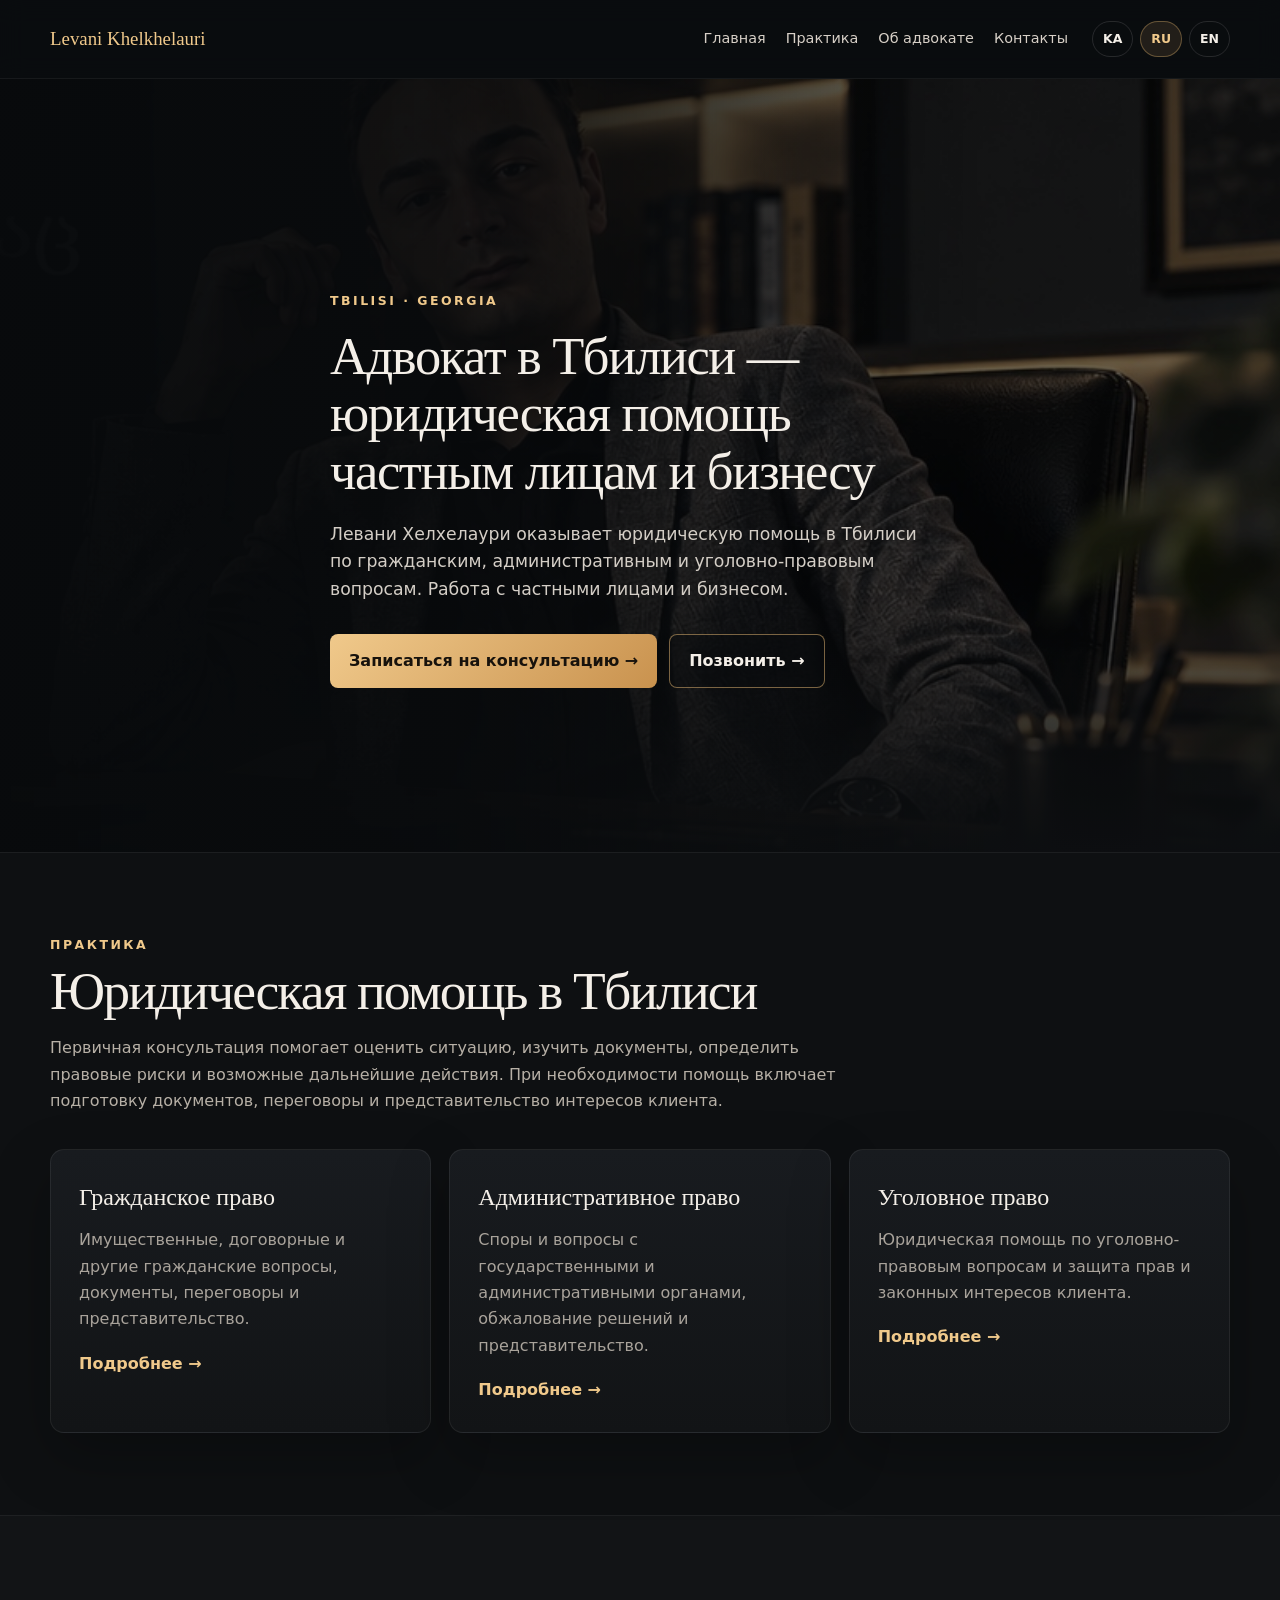
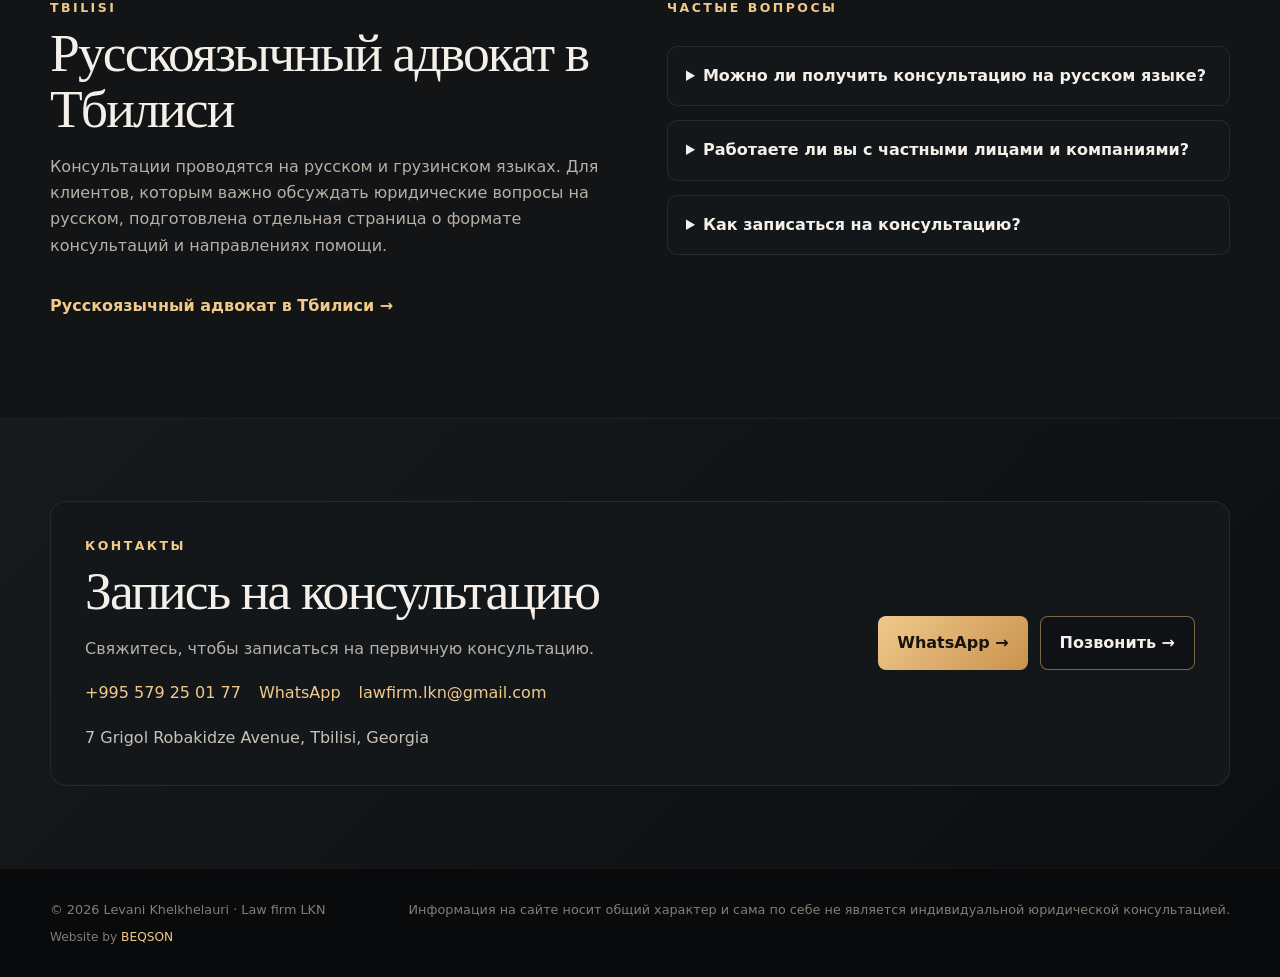
<file: ru/index.html>
<!doctype html><html lang="ru"><head><meta charset="utf-8"><meta name="viewport" content="width=device-width,initial-scale=1"><meta name="theme-color" content="#101214"><title>Адвокат в Тбилиси | Левани Хелхелаури — юридическая помощь</title><meta name="description" content="Адвокат в Тбилиси: юридическая помощь по гражданским, административным и уголовным вопросам для частных лиц и бизнеса. Консультации на русском и грузинском."><link rel="canonical" href="https://levanilaw.ge/ru/"><link rel="alternate" hreflang="ka" href="https://levanilaw.ge/ka/" />
  <link rel="alternate" hreflang="ru" href="https://levanilaw.ge/ru/" />
  <link rel="alternate" hreflang="en" href="https://levanilaw.ge/en/" />
  <link rel="alternate" hreflang="x-default" href="https://levanilaw.ge/ka/" /><link rel="icon" href="/assets/favicon.svg" type="image/svg+xml"><link rel="apple-touch-icon" href="/assets/apple-touch-icon.png"><link rel="stylesheet" href="/assets/seo.css"><meta property="og:type" content="website"><meta property="og:locale" content="ru_RU"><meta property="og:title" content="Адвокат в Тбилиси | Левани Хелхелаури — юридическая помощь"><meta property="og:description" content="Адвокат в Тбилиси: юридическая помощь по гражданским, административным и уголовным вопросам для частных лиц и бизнеса. Консультации на русском и грузинском."><meta property="og:url" content="https://levanilaw.ge/ru/"><meta property="og:image" content="https://levanilaw.ge/assets/og-cover.jpg"><meta name="twitter:card" content="summary_large_image"><meta name="twitter:title" content="Адвокат в Тбилиси | Левани Хелхелаури — юридическая помощь"><meta name="twitter:description" content="Адвокат в Тбилиси: юридическая помощь по гражданским, административным и уголовным вопросам для частных лиц и бизнеса. Консультации на русском и грузинском."><meta name="twitter:image" content="https://levanilaw.ge/assets/og-cover.jpg"><script type="application/ld+json">{"@context":"https://schema.org","@type":"LegalService","@id":"https://levanilaw.ge/#legalservice","name":"Levani Khelkhelauri","alternateName":"Law firm LKN","url":"https://levanilaw.ge/ru/","telephone":"+995579250177","email":"lawfirm.lkn@gmail.com","image":"https://levanilaw.ge/assets/og-cover.jpg","address":{"@type":"PostalAddress","streetAddress":"7 Grigol Robakidze Avenue","addressLocality":"Tbilisi","addressCountry":"GE"},"areaServed":{"@type":"City","name":"Tbilisi"},"sameAs":["https://www.facebook.com/profile.php?id=61556965766483"]}</script></head><body><header><div class="wrap nav"><a class="brand" href="/ru/">Levani Khelkhelauri</a><nav class="navlinks"><a href="/ru/">Главная</a><a href="/ru/#services">Практика</a><a href="/#about">Об адвокате</a><a href="#contact">Контакты</a></nav><div class="langs"><a class="" href="/ka/" hreflang="ka">KA</a><a class="active" href="/ru/" hreflang="ru">RU</a><a class="" href="/en/" hreflang="en">EN</a></div></div></header><main><section class="hero"><div class="wrap hero-inner"><div class="eyebrow">Tbilisi · Georgia</div><h1>Адвокат в Тбилиси — юридическая помощь частным лицам и бизнесу</h1><p>Левани Хелхелаури оказывает юридическую помощь в Тбилиси по гражданским, административным и уголовно-правовым вопросам. Работа с частными лицами и бизнесом.</p><div class="actions"><a class="btn primary" href="https://wa.me/995579250177">Записаться на консультацию →</a><a class="btn ghost" href="tel:+995579250177">Позвонить →</a></div></div></section><section id="services"><div class="wrap"><div class="eyebrow">Практика</div><h2 class="title">Юридическая помощь в Тбилиси</h2><p class="lead">Первичная консультация помогает оценить ситуацию, изучить документы, определить правовые риски и возможные дальнейшие действия. При необходимости помощь включает подготовку документов, переговоры и представительство интересов клиента.</p><div class="grid3"><a class="card" href="/ru/civil-law/"><h2>Гражданское право</h2><p>Имущественные, договорные и другие гражданские вопросы, документы, переговоры и представительство.</p><span class="more">Подробнее →</span></a><a class="card" href="/ru/administrative-law/"><h2>Административное право</h2><p>Споры и вопросы с государственными и административными органами, обжалование решений и представительство.</p><span class="more">Подробнее →</span></a><a class="card" href="/ru/criminal-law/"><h2>Уголовное право</h2><p>Юридическая помощь по уголовно-правовым вопросам и защита прав и законных интересов клиента.</p><span class="more">Подробнее →</span></a></div></div></section><section class="band"><div class="wrap split"><div><div class="eyebrow">Tbilisi</div><h2 class="title">Русскоязычный адвокат в Тбилиси</h2><p class="lead">Консультации проводятся на русском и грузинском языках. Для клиентов, которым важно обсуждать юридические вопросы на русском, подготовлена отдельная страница о формате консультаций и направлениях помощи.</p><p><a class="more" href="/ru/russian-speaking-lawyer-tbilisi/">Русскоязычный адвокат в Тбилиси →</a></p></div><div><div class="eyebrow">Частые вопросы</div><div class="faq"><details><summary>Можно ли получить консультацию на русском языке?</summary><p>Да. Консультации доступны на русском и грузинском языках.</p></details><details><summary>Работаете ли вы с частными лицами и компаниями?</summary><p>Да. Юридическая помощь оказывается как частным клиентам, так и предпринимателям и компаниям.</p></details><details><summary>Как записаться на консультацию?</summary><p>Можно позвонить, написать в WhatsApp или отправить запрос через сайт.</p></details></div></div></div></section><section class="contact" id="contact"><div class="wrap"><div class="contact-box"><div><div class="eyebrow">Контакты</div><h2 class="title">Запись на консультацию</h2><p class="lead">Свяжитесь, чтобы записаться на первичную консультацию.</p><div class="contact-meta"><a href="tel:+995579250177">+995 579 25 01 77</a><a href="https://wa.me/995579250177" rel="noopener">WhatsApp</a><a href="mailto:lawfirm.lkn@gmail.com">lawfirm.lkn@gmail.com</a><span>7 Grigol Robakidze Avenue, Tbilisi, Georgia</span></div></div><div class="actions"><a class="btn primary" href="https://wa.me/995579250177" rel="noopener">WhatsApp →</a><a class="btn ghost" href="tel:+995579250177">Позвонить →</a></div></div></div></section></main><footer><div class="wrap footer"><span>© 2026 Levani Khelkhelauri · Law firm LKN<span class="footer-credit">Website by <a href="https://beqson.com/" target="_blank" rel="noopener noreferrer">BEQSON</a></span></span><span>Информация на сайте носит общий характер и сама по себе не является индивидуальной юридической консультацией.</span></div></footer></body></html>
</file>
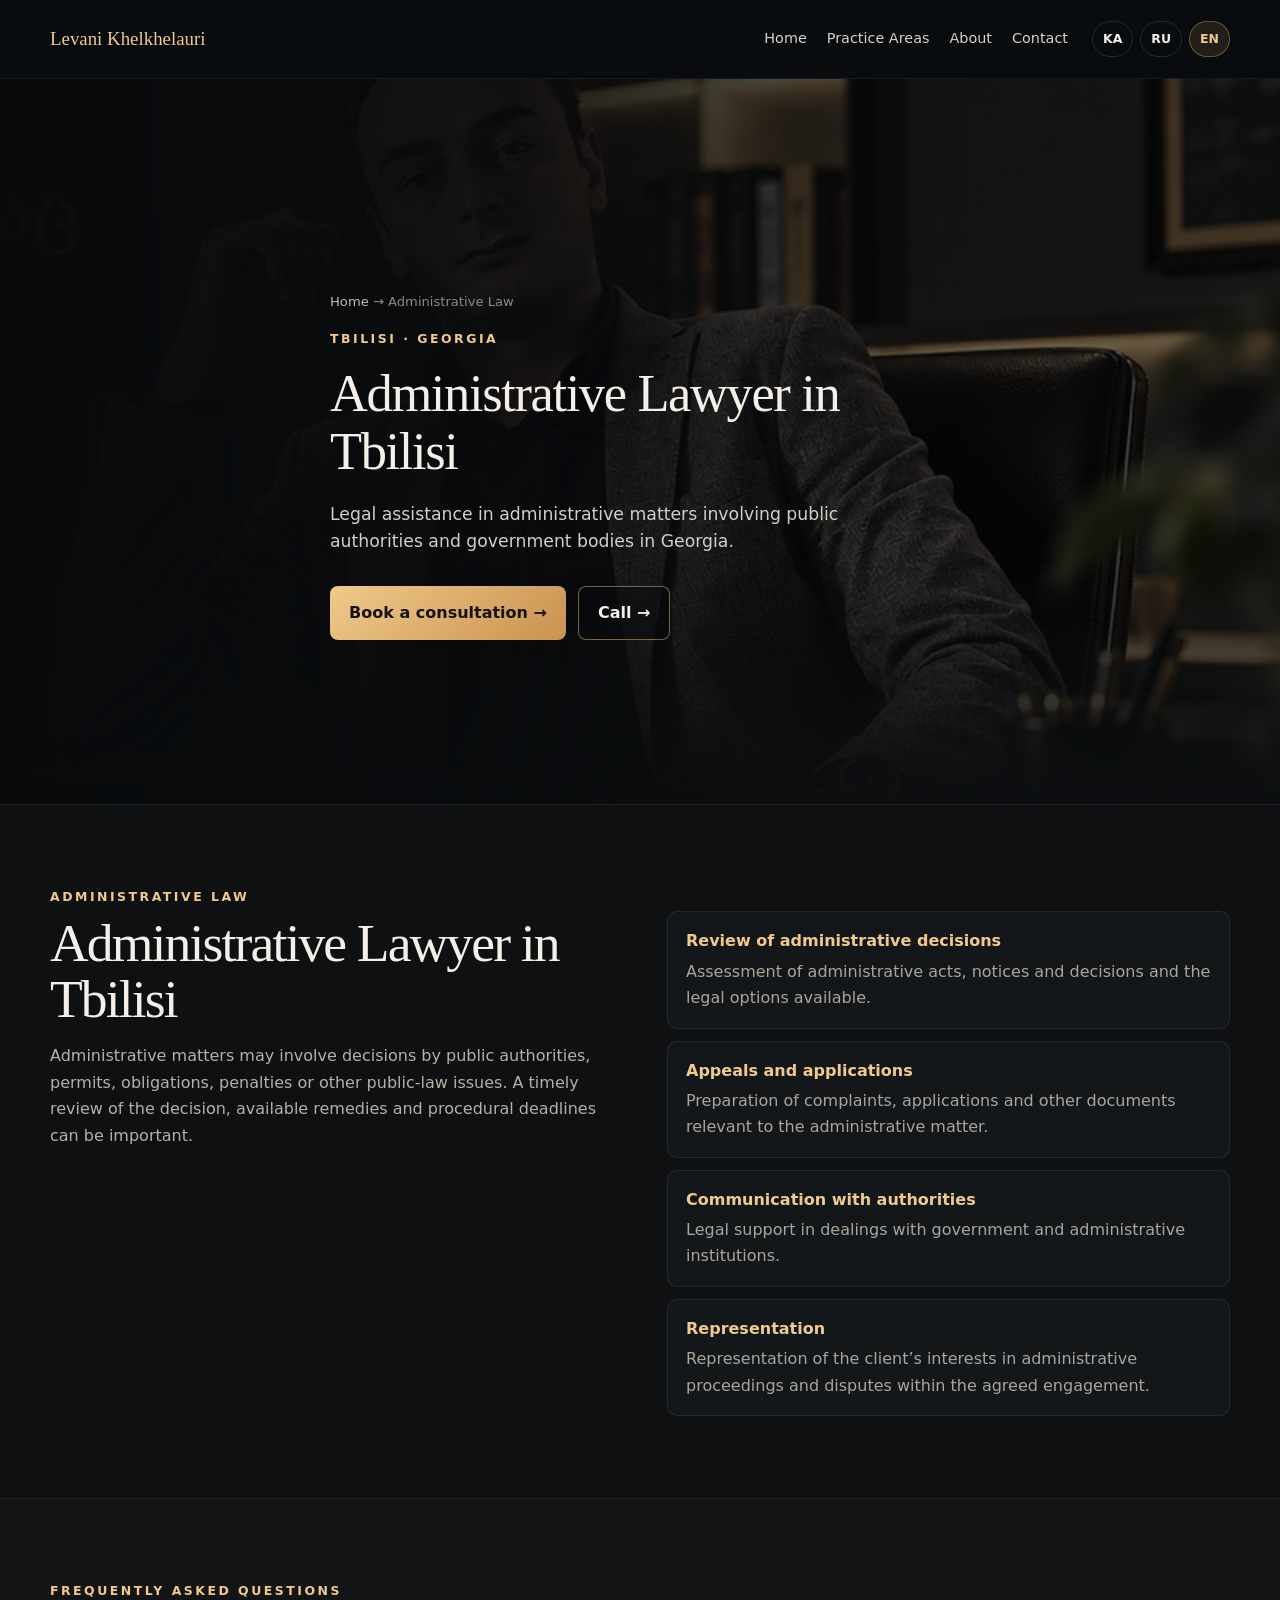
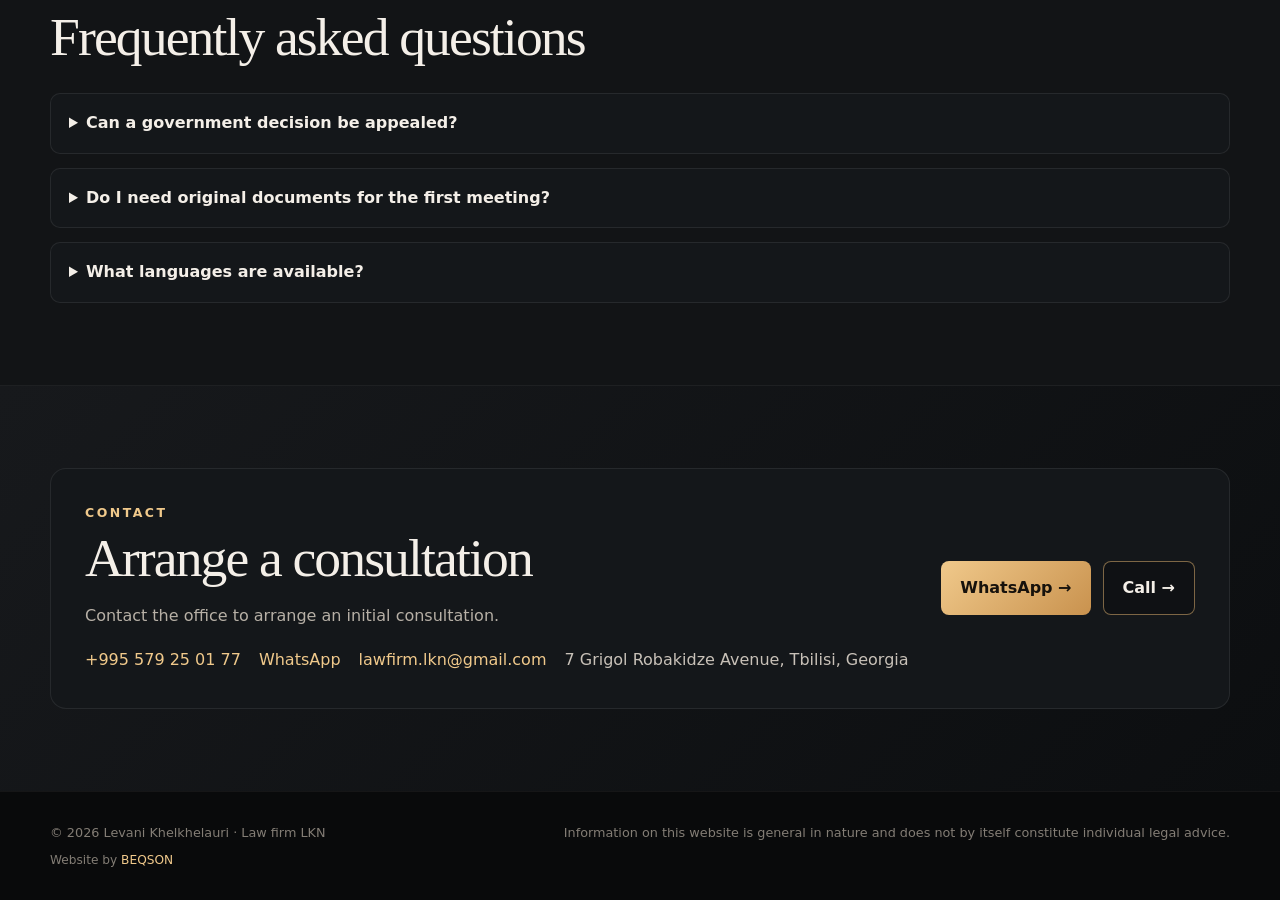
<file: en/administrative-law/index.html>
<!doctype html><html lang="en"><head><meta charset="utf-8"><meta name="viewport" content="width=device-width,initial-scale=1"><meta name="theme-color" content="#101214"><title>Administrative Lawyer in Tbilisi | Levani Khelkhelauri</title><meta name="description" content="Administrative lawyer in Tbilisi for matters involving public authorities, administrative decisions, appeals, documents and representation."><link rel="canonical" href="https://levanilaw.ge/en/administrative-law/"><link rel="alternate" hreflang="ka" href="https://levanilaw.ge/ka/administrative-law/" />
  <link rel="alternate" hreflang="ru" href="https://levanilaw.ge/ru/administrative-law/" />
  <link rel="alternate" hreflang="en" href="https://levanilaw.ge/en/administrative-law/" />
  <link rel="alternate" hreflang="x-default" href="https://levanilaw.ge/ka/administrative-law/" /><link rel="icon" href="/assets/favicon.svg" type="image/svg+xml"><link rel="apple-touch-icon" href="/assets/apple-touch-icon.png"><link rel="stylesheet" href="/assets/seo.css"><meta property="og:type" content="website"><meta property="og:locale" content="en_US"><meta property="og:title" content="Administrative Lawyer in Tbilisi | Levani Khelkhelauri"><meta property="og:description" content="Administrative lawyer in Tbilisi for matters involving public authorities, administrative decisions, appeals, documents and representation."><meta property="og:url" content="https://levanilaw.ge/en/administrative-law/"><meta property="og:image" content="https://levanilaw.ge/assets/og-cover.jpg"><meta name="twitter:card" content="summary_large_image"><meta name="twitter:title" content="Administrative Lawyer in Tbilisi | Levani Khelkhelauri"><meta name="twitter:description" content="Administrative lawyer in Tbilisi for matters involving public authorities, administrative decisions, appeals, documents and representation."><meta name="twitter:image" content="https://levanilaw.ge/assets/og-cover.jpg"><script type="application/ld+json">{"@context":"https://schema.org","@type":"LegalService","@id":"https://levanilaw.ge/#legalservice","name":"Levani Khelkhelauri","alternateName":"Law firm LKN","url":"https://levanilaw.ge/en/administrative-law/","telephone":"+995579250177","email":"lawfirm.lkn@gmail.com","image":"https://levanilaw.ge/assets/og-cover.jpg","address":{"@type":"PostalAddress","streetAddress":"7 Grigol Robakidze Avenue","addressLocality":"Tbilisi","addressCountry":"GE"},"areaServed":{"@type":"City","name":"Tbilisi"},"sameAs":["https://www.facebook.com/profile.php?id=61556965766483"],"serviceType":"Administrative Law"}</script></head><body><header><div class="wrap nav"><a class="brand" href="/en/">Levani Khelkhelauri</a><nav class="navlinks"><a href="/en/">Home</a><a href="/en/#services">Practice Areas</a><a href="/#about">About</a><a href="#contact">Contact</a></nav><div class="langs"><a class="" href="/ka/administrative-law/" hreflang="ka">KA</a><a class="" href="/ru/administrative-law/" hreflang="ru">RU</a><a class="active" href="/en/administrative-law/" hreflang="en">EN</a></div></div></header><main><section class="hero"><div class="wrap hero-inner"><div class="breadcrumbs"><a href="/en/">Home</a> → <span>Administrative Law</span></div><div class="eyebrow">Tbilisi · Georgia</div><h1>Administrative Lawyer in Tbilisi</h1><p>Legal assistance in administrative matters involving public authorities and government bodies in Georgia.</p><div class="actions"><a class="btn primary" href="https://wa.me/995579250177">Book a consultation →</a><a class="btn ghost" href="tel:+995579250177">Call →</a></div></div></section><section><div class="wrap split"><div><div class="eyebrow">Administrative Law</div><h2 class="title">Administrative Lawyer in Tbilisi</h2><p class="lead">Administrative matters may involve decisions by public authorities, permits, obligations, penalties or other public-law issues. A timely review of the decision, available remedies and procedural deadlines can be important.</p></div><div class="list"><div><b>Review of administrative decisions</b><span>Assessment of administrative acts, notices and decisions and the legal options available.</span></div><div><b>Appeals and applications</b><span>Preparation of complaints, applications and other documents relevant to the administrative matter.</span></div><div><b>Communication with authorities</b><span>Legal support in dealings with government and administrative institutions.</span></div><div><b>Representation</b><span>Representation of the client’s interests in administrative proceedings and disputes within the agreed engagement.</span></div></div></div></section><section class="band"><div class="wrap"><div class="eyebrow">Frequently asked questions</div><h2 class="title">Frequently asked questions</h2><div class="faq"><details><summary>Can a government decision be appealed?</summary><p>It depends on the type of decision, the facts and applicable deadlines. An initial consultation can help identify the available procedure.</p></details><details><summary>Do I need original documents for the first meeting?</summary><p>Clear copies or electronic documents are often sufficient for an initial review.</p></details><details><summary>What languages are available?</summary><p>Consultations are available in Georgian and Russian; English-language inquiries are welcome.</p></details></div></div></section><section class="contact" id="contact"><div class="wrap"><div class="contact-box"><div><div class="eyebrow">Contact</div><h2 class="title">Arrange a consultation</h2><p class="lead">Contact the office to arrange an initial consultation.</p><div class="contact-meta"><a href="tel:+995579250177">+995 579 25 01 77</a><a href="https://wa.me/995579250177" rel="noopener">WhatsApp</a><a href="mailto:lawfirm.lkn@gmail.com">lawfirm.lkn@gmail.com</a><span>7 Grigol Robakidze Avenue, Tbilisi, Georgia</span></div></div><div class="actions"><a class="btn primary" href="https://wa.me/995579250177" rel="noopener">WhatsApp →</a><a class="btn ghost" href="tel:+995579250177">Call →</a></div></div></div></section></main><footer><div class="wrap footer"><span>© 2026 Levani Khelkhelauri · Law firm LKN<span class="footer-credit">Website by <a href="https://beqson.com/" target="_blank" rel="noopener noreferrer">BEQSON</a></span></span><span>Information on this website is general in nature and does not by itself constitute individual legal advice.</span></div></footer></body></html>
</file>
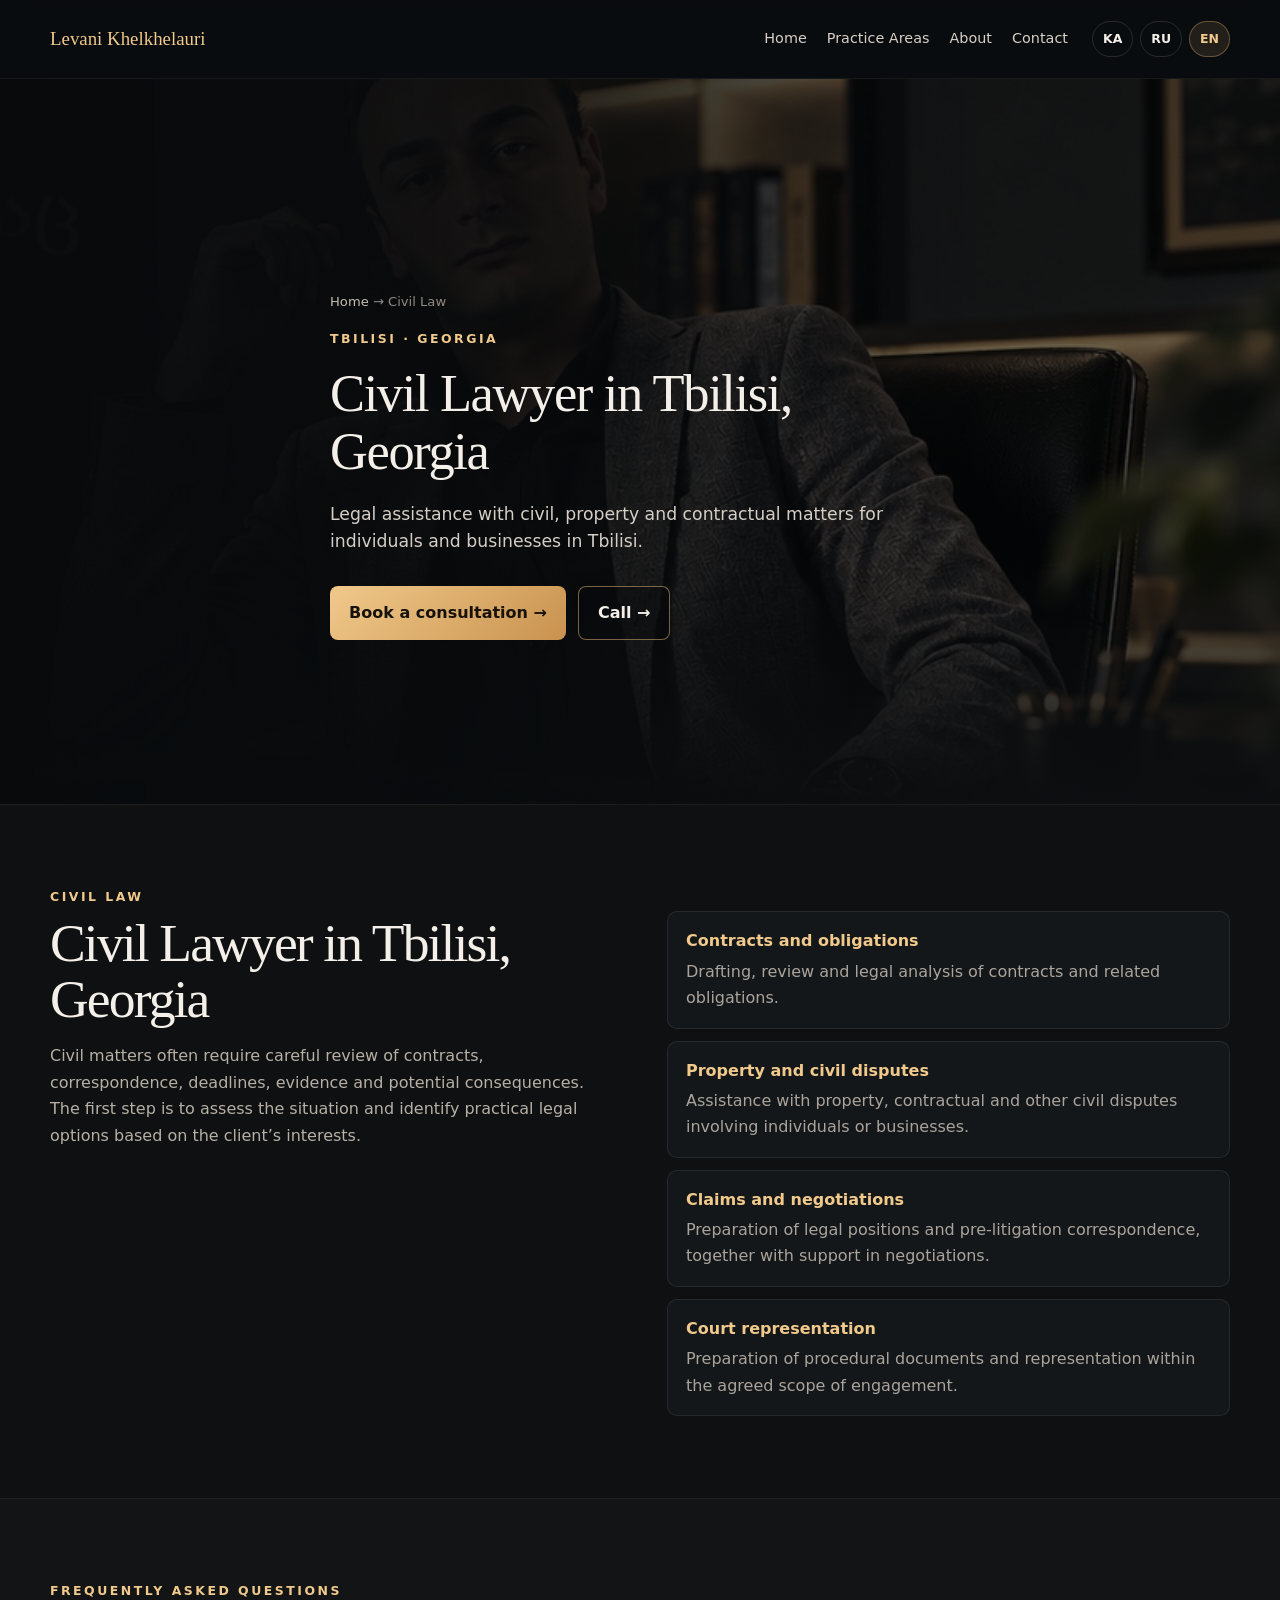
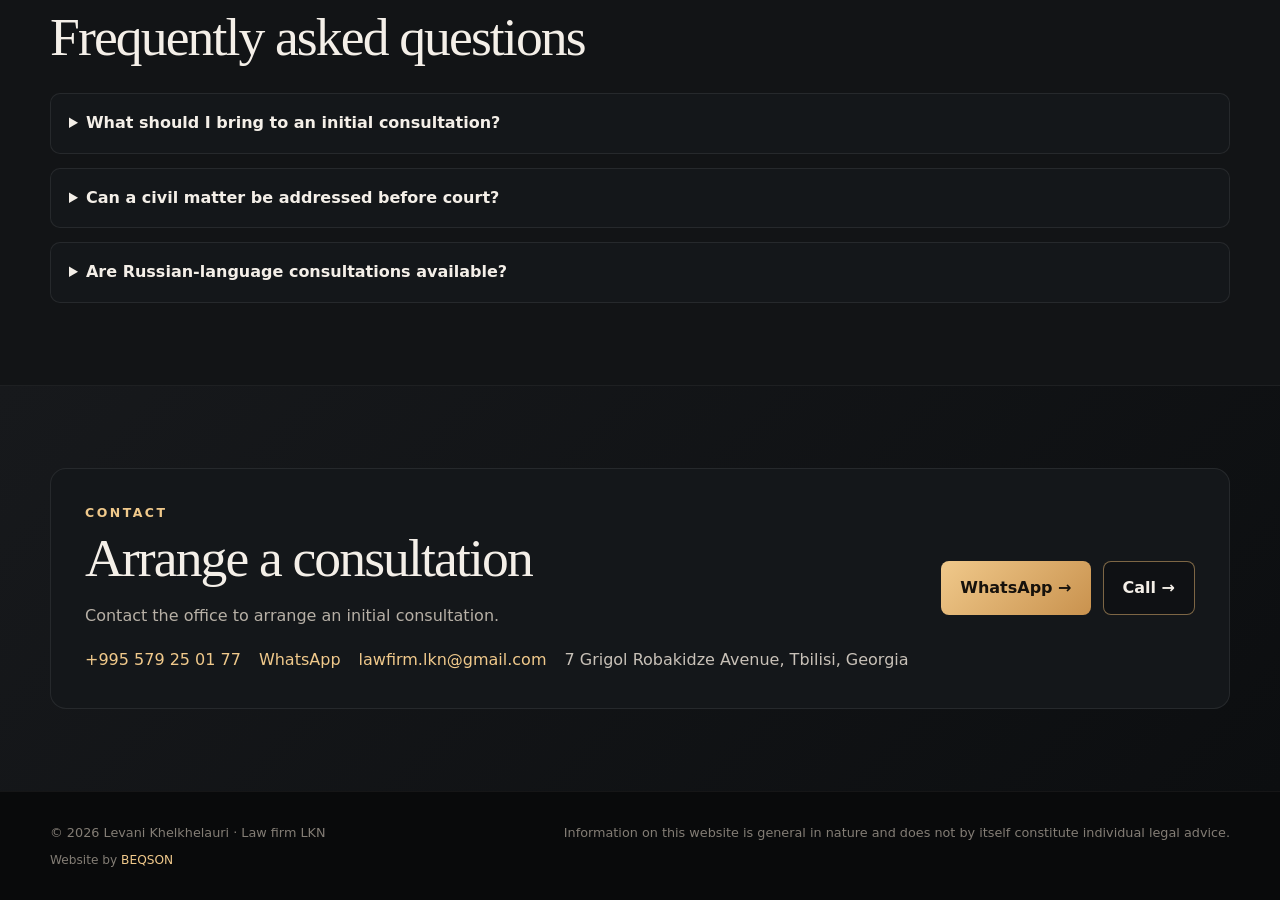
<file: en/civil-law/index.html>
<!doctype html><html lang="en"><head><meta charset="utf-8"><meta name="viewport" content="width=device-width,initial-scale=1"><meta name="theme-color" content="#101214"><title>Civil Lawyer in Tbilisi, Georgia | Levani Khelkhelauri</title><meta name="description" content="Civil lawyer in Tbilisi for contract, property and other civil matters. Legal consultation and representation in Georgian and Russian."><link rel="canonical" href="https://levanilaw.ge/en/civil-law/"><link rel="alternate" hreflang="ka" href="https://levanilaw.ge/ka/civil-law/" />
  <link rel="alternate" hreflang="ru" href="https://levanilaw.ge/ru/civil-law/" />
  <link rel="alternate" hreflang="en" href="https://levanilaw.ge/en/civil-law/" />
  <link rel="alternate" hreflang="x-default" href="https://levanilaw.ge/ka/civil-law/" /><link rel="icon" href="/assets/favicon.svg" type="image/svg+xml"><link rel="apple-touch-icon" href="/assets/apple-touch-icon.png"><link rel="stylesheet" href="/assets/seo.css"><meta property="og:type" content="website"><meta property="og:locale" content="en_US"><meta property="og:title" content="Civil Lawyer in Tbilisi, Georgia | Levani Khelkhelauri"><meta property="og:description" content="Civil lawyer in Tbilisi for contract, property and other civil matters. Legal consultation and representation in Georgian and Russian."><meta property="og:url" content="https://levanilaw.ge/en/civil-law/"><meta property="og:image" content="https://levanilaw.ge/assets/og-cover.jpg"><meta name="twitter:card" content="summary_large_image"><meta name="twitter:title" content="Civil Lawyer in Tbilisi, Georgia | Levani Khelkhelauri"><meta name="twitter:description" content="Civil lawyer in Tbilisi for contract, property and other civil matters. Legal consultation and representation in Georgian and Russian."><meta name="twitter:image" content="https://levanilaw.ge/assets/og-cover.jpg"><script type="application/ld+json">{"@context":"https://schema.org","@type":"LegalService","@id":"https://levanilaw.ge/#legalservice","name":"Levani Khelkhelauri","alternateName":"Law firm LKN","url":"https://levanilaw.ge/en/civil-law/","telephone":"+995579250177","email":"lawfirm.lkn@gmail.com","image":"https://levanilaw.ge/assets/og-cover.jpg","address":{"@type":"PostalAddress","streetAddress":"7 Grigol Robakidze Avenue","addressLocality":"Tbilisi","addressCountry":"GE"},"areaServed":{"@type":"City","name":"Tbilisi"},"sameAs":["https://www.facebook.com/profile.php?id=61556965766483"],"serviceType":"Civil Law"}</script></head><body><header><div class="wrap nav"><a class="brand" href="/en/">Levani Khelkhelauri</a><nav class="navlinks"><a href="/en/">Home</a><a href="/en/#services">Practice Areas</a><a href="/#about">About</a><a href="#contact">Contact</a></nav><div class="langs"><a class="" href="/ka/civil-law/" hreflang="ka">KA</a><a class="" href="/ru/civil-law/" hreflang="ru">RU</a><a class="active" href="/en/civil-law/" hreflang="en">EN</a></div></div></header><main><section class="hero"><div class="wrap hero-inner"><div class="breadcrumbs"><a href="/en/">Home</a> → <span>Civil Law</span></div><div class="eyebrow">Tbilisi · Georgia</div><h1>Civil Lawyer in Tbilisi, Georgia</h1><p>Legal assistance with civil, property and contractual matters for individuals and businesses in Tbilisi.</p><div class="actions"><a class="btn primary" href="https://wa.me/995579250177">Book a consultation →</a><a class="btn ghost" href="tel:+995579250177">Call →</a></div></div></section><section><div class="wrap split"><div><div class="eyebrow">Civil Law</div><h2 class="title">Civil Lawyer in Tbilisi, Georgia</h2><p class="lead">Civil matters often require careful review of contracts, correspondence, deadlines, evidence and potential consequences. The first step is to assess the situation and identify practical legal options based on the client’s interests.</p></div><div class="list"><div><b>Contracts and obligations</b><span>Drafting, review and legal analysis of contracts and related obligations.</span></div><div><b>Property and civil disputes</b><span>Assistance with property, contractual and other civil disputes involving individuals or businesses.</span></div><div><b>Claims and negotiations</b><span>Preparation of legal positions and pre-litigation correspondence, together with support in negotiations.</span></div><div><b>Court representation</b><span>Preparation of procedural documents and representation within the agreed scope of engagement.</span></div></div></div></section><section class="band"><div class="wrap"><div class="eyebrow">Frequently asked questions</div><h2 class="title">Frequently asked questions</h2><div class="faq"><details><summary>What should I bring to an initial consultation?</summary><p>Relevant contracts, correspondence, decisions, notices and any other documents connected to the matter.</p></details><details><summary>Can a civil matter be addressed before court?</summary><p>In some cases, negotiation, a formal claim or another pre-trial approach may be appropriate.</p></details><details><summary>Are Russian-language consultations available?</summary><p>Yes. Consultations are available in Georgian and Russian. English-language inquiries are welcome for initial contact.</p></details></div></div></section><section class="contact" id="contact"><div class="wrap"><div class="contact-box"><div><div class="eyebrow">Contact</div><h2 class="title">Arrange a consultation</h2><p class="lead">Contact the office to arrange an initial consultation.</p><div class="contact-meta"><a href="tel:+995579250177">+995 579 25 01 77</a><a href="https://wa.me/995579250177" rel="noopener">WhatsApp</a><a href="mailto:lawfirm.lkn@gmail.com">lawfirm.lkn@gmail.com</a><span>7 Grigol Robakidze Avenue, Tbilisi, Georgia</span></div></div><div class="actions"><a class="btn primary" href="https://wa.me/995579250177" rel="noopener">WhatsApp →</a><a class="btn ghost" href="tel:+995579250177">Call →</a></div></div></div></section></main><footer><div class="wrap footer"><span>© 2026 Levani Khelkhelauri · Law firm LKN<span class="footer-credit">Website by <a href="https://beqson.com/" target="_blank" rel="noopener noreferrer">BEQSON</a></span></span><span>Information on this website is general in nature and does not by itself constitute individual legal advice.</span></div></footer></body></html>
</file>
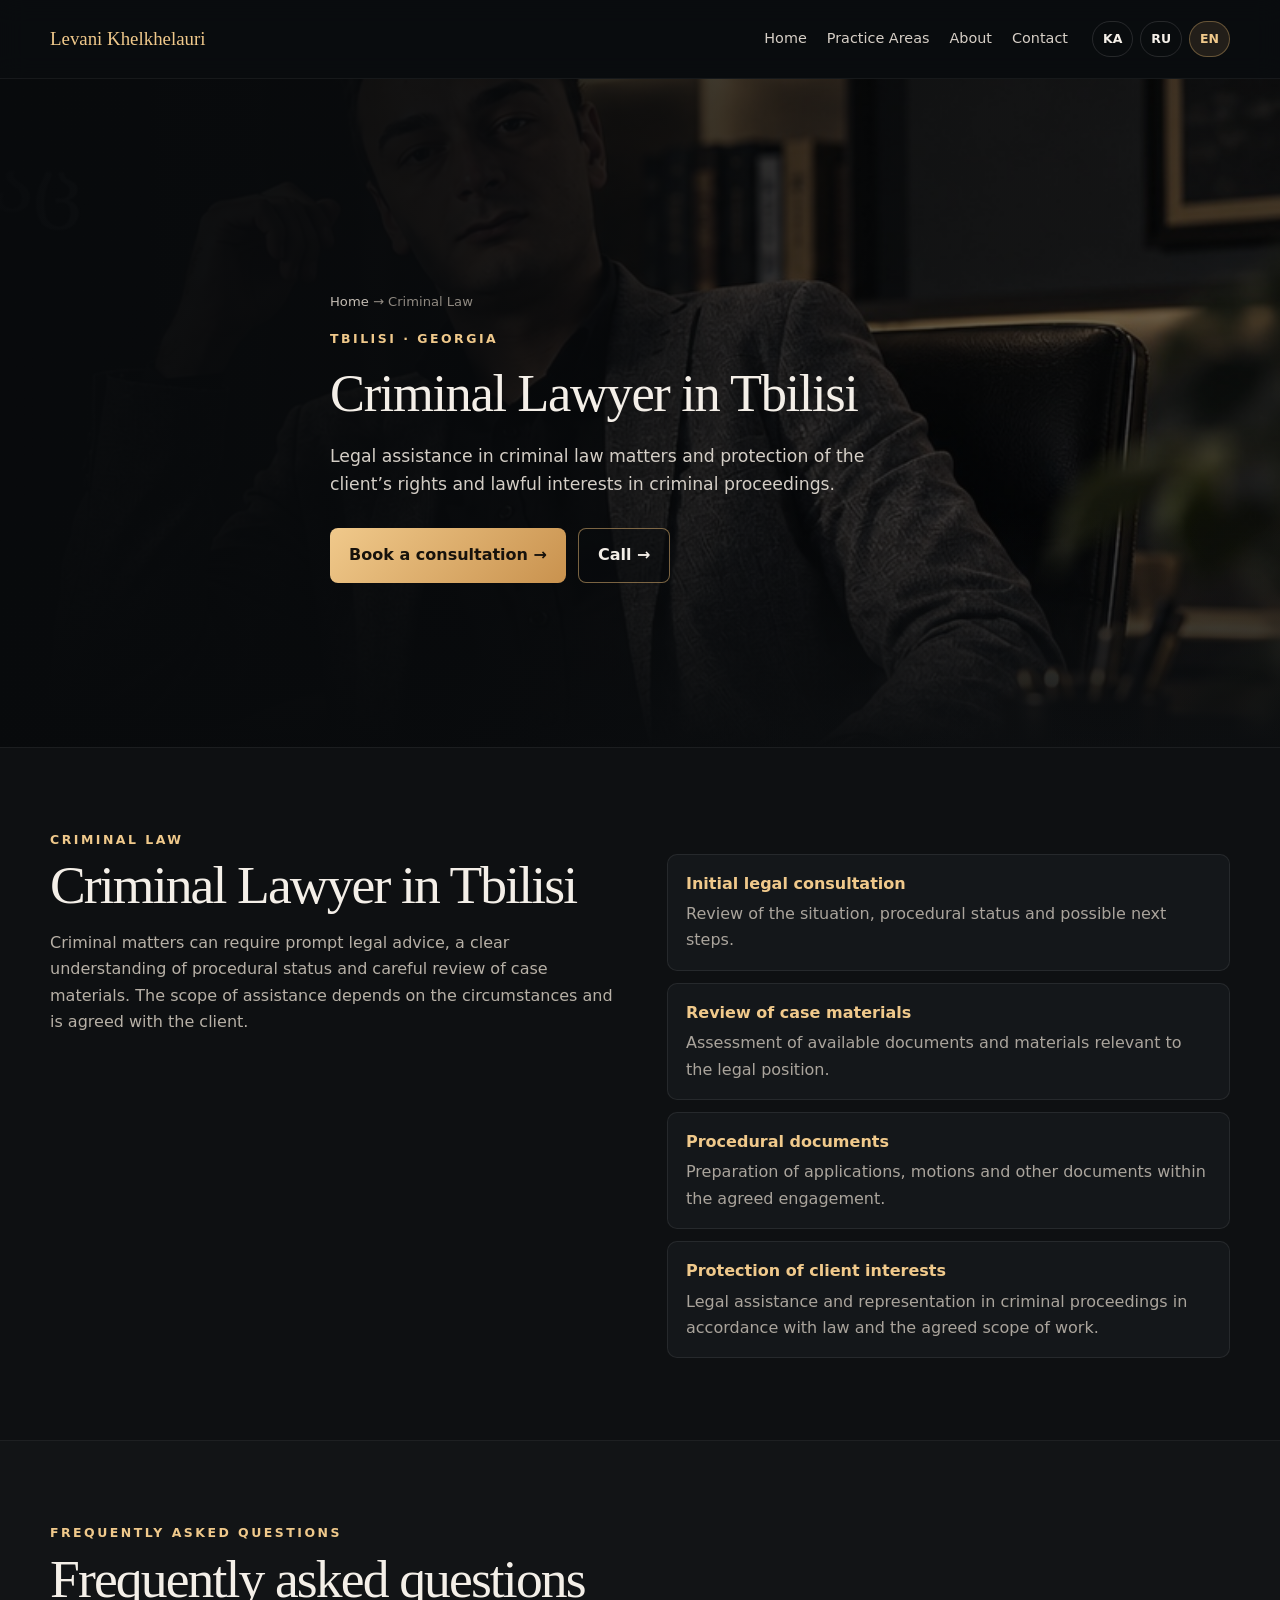
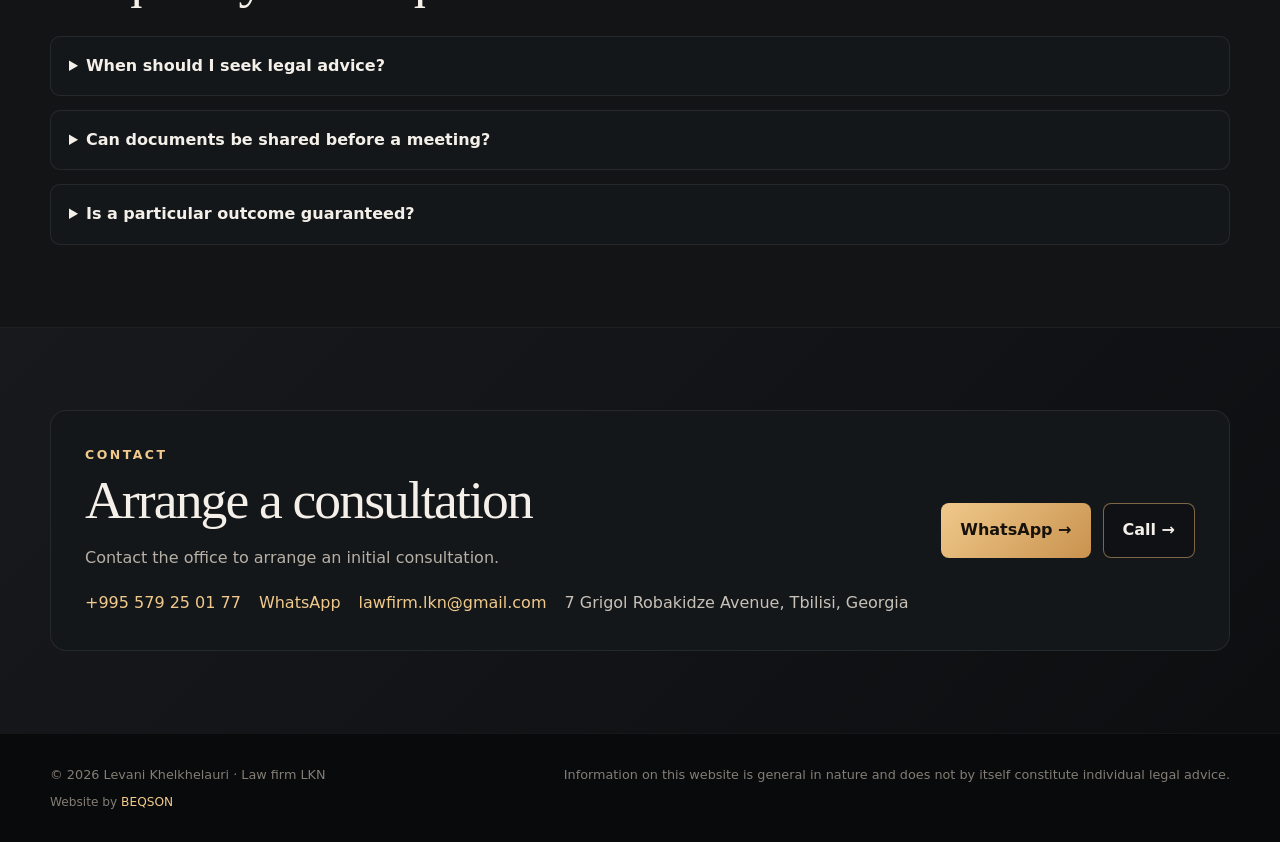
<file: en/criminal-law/index.html>
<!doctype html><html lang="en"><head><meta charset="utf-8"><meta name="viewport" content="width=device-width,initial-scale=1"><meta name="theme-color" content="#101214"><title>Criminal Lawyer in Tbilisi | Levani Khelkhelauri</title><meta name="description" content="Criminal lawyer in Tbilisi providing legal assistance, case review and protection of clients’ rights and lawful interests in criminal matters."><link rel="canonical" href="https://levanilaw.ge/en/criminal-law/"><link rel="alternate" hreflang="ka" href="https://levanilaw.ge/ka/criminal-law/" />
  <link rel="alternate" hreflang="ru" href="https://levanilaw.ge/ru/criminal-law/" />
  <link rel="alternate" hreflang="en" href="https://levanilaw.ge/en/criminal-law/" />
  <link rel="alternate" hreflang="x-default" href="https://levanilaw.ge/ka/criminal-law/" /><link rel="icon" href="/assets/favicon.svg" type="image/svg+xml"><link rel="apple-touch-icon" href="/assets/apple-touch-icon.png"><link rel="stylesheet" href="/assets/seo.css"><meta property="og:type" content="website"><meta property="og:locale" content="en_US"><meta property="og:title" content="Criminal Lawyer in Tbilisi | Levani Khelkhelauri"><meta property="og:description" content="Criminal lawyer in Tbilisi providing legal assistance, case review and protection of clients’ rights and lawful interests in criminal matters."><meta property="og:url" content="https://levanilaw.ge/en/criminal-law/"><meta property="og:image" content="https://levanilaw.ge/assets/og-cover.jpg"><meta name="twitter:card" content="summary_large_image"><meta name="twitter:title" content="Criminal Lawyer in Tbilisi | Levani Khelkhelauri"><meta name="twitter:description" content="Criminal lawyer in Tbilisi providing legal assistance, case review and protection of clients’ rights and lawful interests in criminal matters."><meta name="twitter:image" content="https://levanilaw.ge/assets/og-cover.jpg"><script type="application/ld+json">{"@context":"https://schema.org","@type":"LegalService","@id":"https://levanilaw.ge/#legalservice","name":"Levani Khelkhelauri","alternateName":"Law firm LKN","url":"https://levanilaw.ge/en/criminal-law/","telephone":"+995579250177","email":"lawfirm.lkn@gmail.com","image":"https://levanilaw.ge/assets/og-cover.jpg","address":{"@type":"PostalAddress","streetAddress":"7 Grigol Robakidze Avenue","addressLocality":"Tbilisi","addressCountry":"GE"},"areaServed":{"@type":"City","name":"Tbilisi"},"sameAs":["https://www.facebook.com/profile.php?id=61556965766483"],"serviceType":"Criminal Law"}</script></head><body><header><div class="wrap nav"><a class="brand" href="/en/">Levani Khelkhelauri</a><nav class="navlinks"><a href="/en/">Home</a><a href="/en/#services">Practice Areas</a><a href="/#about">About</a><a href="#contact">Contact</a></nav><div class="langs"><a class="" href="/ka/criminal-law/" hreflang="ka">KA</a><a class="" href="/ru/criminal-law/" hreflang="ru">RU</a><a class="active" href="/en/criminal-law/" hreflang="en">EN</a></div></div></header><main><section class="hero"><div class="wrap hero-inner"><div class="breadcrumbs"><a href="/en/">Home</a> → <span>Criminal Law</span></div><div class="eyebrow">Tbilisi · Georgia</div><h1>Criminal Lawyer in Tbilisi</h1><p>Legal assistance in criminal law matters and protection of the client’s rights and lawful interests in criminal proceedings.</p><div class="actions"><a class="btn primary" href="https://wa.me/995579250177">Book a consultation →</a><a class="btn ghost" href="tel:+995579250177">Call →</a></div></div></section><section><div class="wrap split"><div><div class="eyebrow">Criminal Law</div><h2 class="title">Criminal Lawyer in Tbilisi</h2><p class="lead">Criminal matters can require prompt legal advice, a clear understanding of procedural status and careful review of case materials. The scope of assistance depends on the circumstances and is agreed with the client.</p></div><div class="list"><div><b>Initial legal consultation</b><span>Review of the situation, procedural status and possible next steps.</span></div><div><b>Review of case materials</b><span>Assessment of available documents and materials relevant to the legal position.</span></div><div><b>Procedural documents</b><span>Preparation of applications, motions and other documents within the agreed engagement.</span></div><div><b>Protection of client interests</b><span>Legal assistance and representation in criminal proceedings in accordance with law and the agreed scope of work.</span></div></div></div></section><section class="band"><div class="wrap"><div class="eyebrow">Frequently asked questions</div><h2 class="title">Frequently asked questions</h2><div class="faq"><details><summary>When should I seek legal advice?</summary><p>As early as possible after a criminal-law issue arises or after receiving a summons, notice or other procedural document.</p></details><details><summary>Can documents be shared before a meeting?</summary><p>After initial contact, a suitable method for providing necessary documents can be agreed.</p></details><details><summary>Is a particular outcome guaranteed?</summary><p>No. Outcomes depend on the facts and evidence; legal assistance cannot guarantee a specific result.</p></details></div></div></section><section class="contact" id="contact"><div class="wrap"><div class="contact-box"><div><div class="eyebrow">Contact</div><h2 class="title">Arrange a consultation</h2><p class="lead">Contact the office to arrange an initial consultation.</p><div class="contact-meta"><a href="tel:+995579250177">+995 579 25 01 77</a><a href="https://wa.me/995579250177" rel="noopener">WhatsApp</a><a href="mailto:lawfirm.lkn@gmail.com">lawfirm.lkn@gmail.com</a><span>7 Grigol Robakidze Avenue, Tbilisi, Georgia</span></div></div><div class="actions"><a class="btn primary" href="https://wa.me/995579250177" rel="noopener">WhatsApp →</a><a class="btn ghost" href="tel:+995579250177">Call →</a></div></div></div></section></main><footer><div class="wrap footer"><span>© 2026 Levani Khelkhelauri · Law firm LKN<span class="footer-credit">Website by <a href="https://beqson.com/" target="_blank" rel="noopener noreferrer">BEQSON</a></span></span><span>Information on this website is general in nature and does not by itself constitute individual legal advice.</span></div></footer></body></html>
</file>
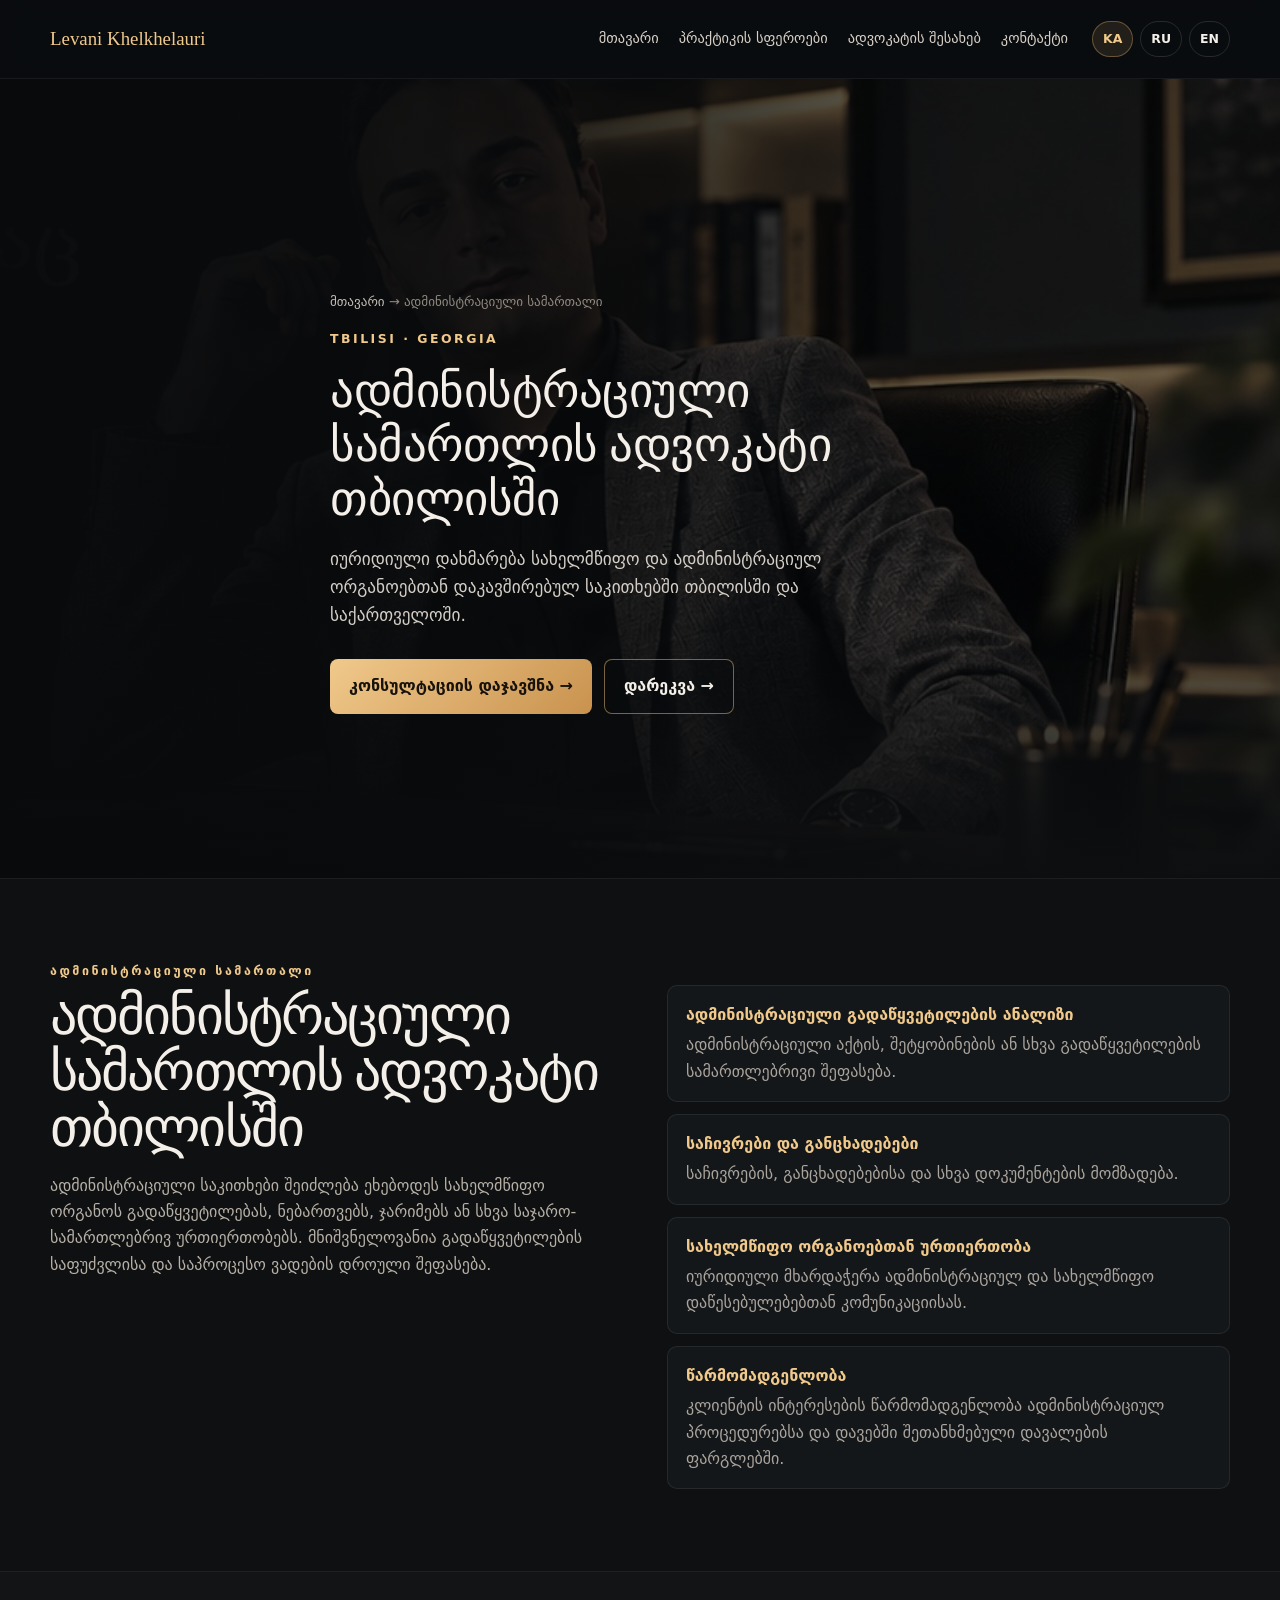
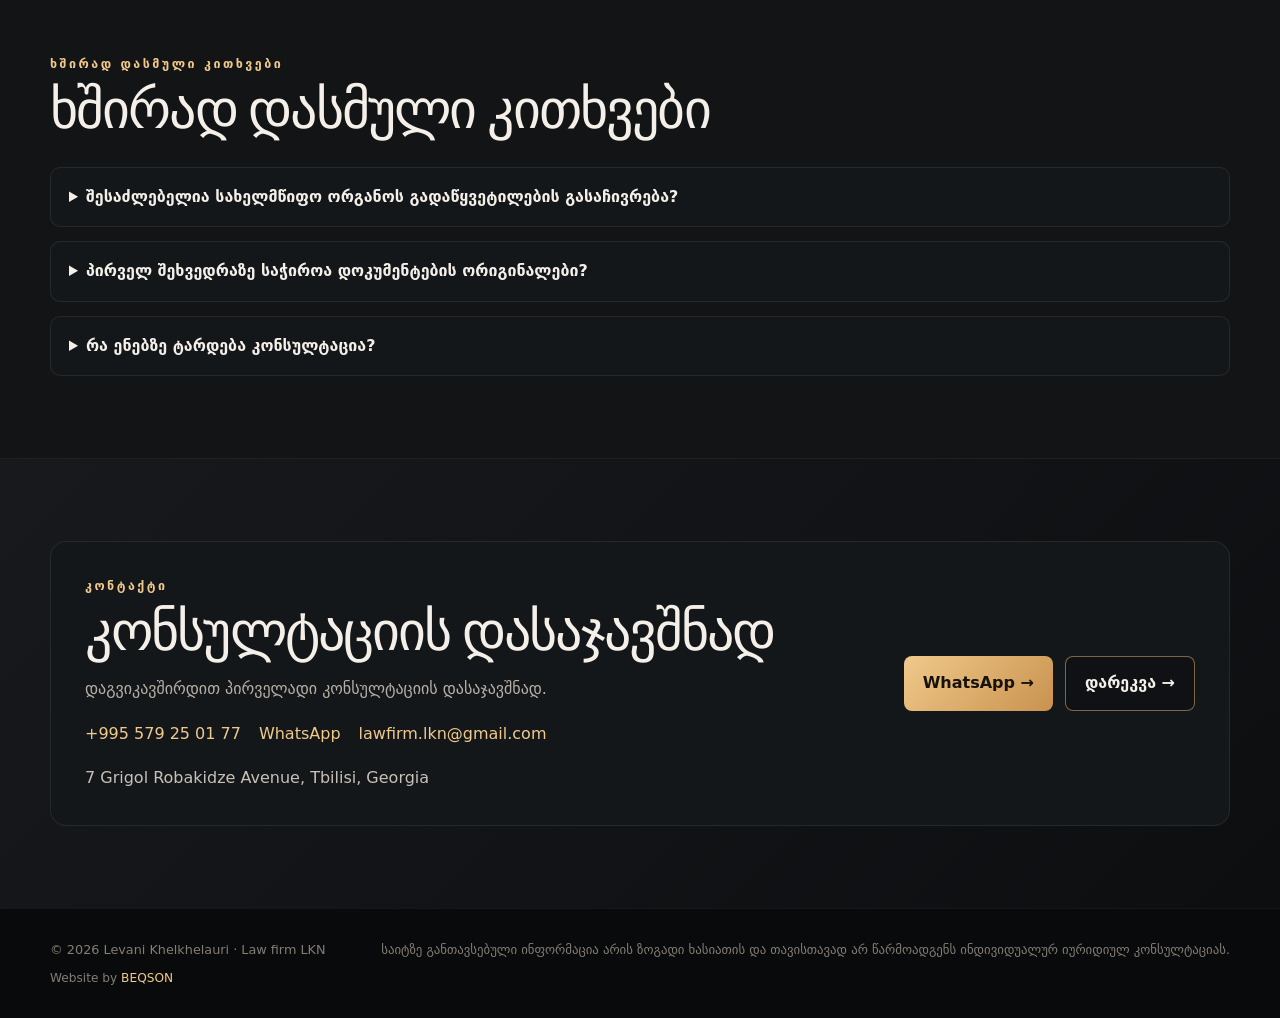
<file: ka/administrative-law/index.html>
<!doctype html><html lang="ka"><head><meta charset="utf-8"><meta name="viewport" content="width=device-width,initial-scale=1"><meta name="theme-color" content="#101214"><title>ადმინისტრაციული სამართლის ადვოკატი თბილისში | ლევანი ხელხელაური</title><meta name="description" content="ადმინისტრაციული სამართლის ადვოკატი თბილისში — სახელმწიფო ორგანოებთან დაკავშირებული საკითხები, გასაჩივრება, დოკუმენტები და წარმომადგენლობა."><link rel="canonical" href="https://levanilaw.ge/ka/administrative-law/"><link rel="alternate" hreflang="ka" href="https://levanilaw.ge/ka/administrative-law/" />
  <link rel="alternate" hreflang="ru" href="https://levanilaw.ge/ru/administrative-law/" />
  <link rel="alternate" hreflang="en" href="https://levanilaw.ge/en/administrative-law/" />
  <link rel="alternate" hreflang="x-default" href="https://levanilaw.ge/ka/administrative-law/" /><link rel="icon" href="/assets/favicon.svg" type="image/svg+xml"><link rel="apple-touch-icon" href="/assets/apple-touch-icon.png"><link rel="stylesheet" href="/assets/seo.css"><meta property="og:type" content="website"><meta property="og:locale" content="ka_GE"><meta property="og:title" content="ადმინისტრაციული სამართლის ადვოკატი თბილისში | ლევანი ხელხელაური"><meta property="og:description" content="ადმინისტრაციული სამართლის ადვოკატი თბილისში — სახელმწიფო ორგანოებთან დაკავშირებული საკითხები, გასაჩივრება, დოკუმენტები და წარმომადგენლობა."><meta property="og:url" content="https://levanilaw.ge/ka/administrative-law/"><meta property="og:image" content="https://levanilaw.ge/assets/og-cover.jpg"><meta name="twitter:card" content="summary_large_image"><meta name="twitter:title" content="ადმინისტრაციული სამართლის ადვოკატი თბილისში | ლევანი ხელხელაური"><meta name="twitter:description" content="ადმინისტრაციული სამართლის ადვოკატი თბილისში — სახელმწიფო ორგანოებთან დაკავშირებული საკითხები, გასაჩივრება, დოკუმენტები და წარმომადგენლობა."><meta name="twitter:image" content="https://levanilaw.ge/assets/og-cover.jpg"><script type="application/ld+json">{"@context":"https://schema.org","@type":"LegalService","@id":"https://levanilaw.ge/#legalservice","name":"Levani Khelkhelauri","alternateName":"Law firm LKN","url":"https://levanilaw.ge/ka/administrative-law/","telephone":"+995579250177","email":"lawfirm.lkn@gmail.com","image":"https://levanilaw.ge/assets/og-cover.jpg","address":{"@type":"PostalAddress","streetAddress":"7 Grigol Robakidze Avenue","addressLocality":"Tbilisi","addressCountry":"GE"},"areaServed":{"@type":"City","name":"Tbilisi"},"sameAs":["https://www.facebook.com/profile.php?id=61556965766483"],"serviceType":"ადმინისტრაციული სამართალი"}</script></head><body><header><div class="wrap nav"><a class="brand" href="/ka/">Levani Khelkhelauri</a><nav class="navlinks"><a href="/ka/">მთავარი</a><a href="/ka/#services">პრაქტიკის სფეროები</a><a href="/#about">ადვოკატის შესახებ</a><a href="#contact">კონტაქტი</a></nav><div class="langs"><a class="active" href="/ka/administrative-law/" hreflang="ka">KA</a><a class="" href="/ru/administrative-law/" hreflang="ru">RU</a><a class="" href="/en/administrative-law/" hreflang="en">EN</a></div></div></header><main><section class="hero"><div class="wrap hero-inner"><div class="breadcrumbs"><a href="/ka/">მთავარი</a> → <span>ადმინისტრაციული სამართალი</span></div><div class="eyebrow">Tbilisi · Georgia</div><h1>ადმინისტრაციული სამართლის ადვოკატი თბილისში</h1><p>იურიდიული დახმარება სახელმწიფო და ადმინისტრაციულ ორგანოებთან დაკავშირებულ საკითხებში თბილისში და საქართველოში.</p><div class="actions"><a class="btn primary" href="https://wa.me/995579250177">კონსულტაციის დაჯავშნა →</a><a class="btn ghost" href="tel:+995579250177">დარეკვა →</a></div></div></section><section><div class="wrap split"><div><div class="eyebrow">ადმინისტრაციული სამართალი</div><h2 class="title">ადმინისტრაციული სამართლის ადვოკატი თბილისში</h2><p class="lead">ადმინისტრაციული საკითხები შეიძლება ეხებოდეს სახელმწიფო ორგანოს გადაწყვეტილებას, ნებართვებს, ჯარიმებს ან სხვა საჯარო-სამართლებრივ ურთიერთობებს. მნიშვნელოვანია გადაწყვეტილების საფუძვლისა და საპროცესო ვადების დროული შეფასება.</p></div><div class="list"><div><b>ადმინისტრაციული გადაწყვეტილების ანალიზი</b><span>ადმინისტრაციული აქტის, შეტყობინების ან სხვა გადაწყვეტილების სამართლებრივი შეფასება.</span></div><div><b>საჩივრები და განცხადებები</b><span>საჩივრების, განცხადებებისა და სხვა დოკუმენტების მომზადება.</span></div><div><b>სახელმწიფო ორგანოებთან ურთიერთობა</b><span>იურიდიული მხარდაჭერა ადმინისტრაციულ და სახელმწიფო დაწესებულებებთან კომუნიკაციისას.</span></div><div><b>წარმომადგენლობა</b><span>კლიენტის ინტერესების წარმომადგენლობა ადმინისტრაციულ პროცედურებსა და დავებში შეთანხმებული დავალების ფარგლებში.</span></div></div></div></section><section class="band"><div class="wrap"><div class="eyebrow">ხშირად დასმული კითხვები</div><h2 class="title">ხშირად დასმული კითხვები</h2><div class="faq"><details><summary>შესაძლებელია სახელმწიფო ორგანოს გადაწყვეტილების გასაჩივრება?</summary><p>ეს დამოკიდებულია გადაწყვეტილების სახეზე, გარემოებებსა და ვადებზე. კონსულტაციაზე შეიძლება განისაზღვროს შესაძლო გასაჩივრების წესი.</p></details><details><summary>პირველ შეხვედრაზე საჭიროა დოკუმენტების ორიგინალები?</summary><p>პირველადი შეფასებისთვის ხშირად საკმარისია ხარისხიანი ასლები ან ელექტრონული ვერსიები.</p></details><details><summary>რა ენებზე ტარდება კონსულტაცია?</summary><p>ქართულ და რუსულ ენებზე.</p></details></div></div></section><section class="contact" id="contact"><div class="wrap"><div class="contact-box"><div><div class="eyebrow">კონტაქტი</div><h2 class="title">კონსულტაციის დასაჯავშნად</h2><p class="lead">დაგვიკავშირდით პირველადი კონსულტაციის დასაჯავშნად.</p><div class="contact-meta"><a href="tel:+995579250177">+995 579 25 01 77</a><a href="https://wa.me/995579250177" rel="noopener">WhatsApp</a><a href="mailto:lawfirm.lkn@gmail.com">lawfirm.lkn@gmail.com</a><span>7 Grigol Robakidze Avenue, Tbilisi, Georgia</span></div></div><div class="actions"><a class="btn primary" href="https://wa.me/995579250177" rel="noopener">WhatsApp →</a><a class="btn ghost" href="tel:+995579250177">დარეკვა →</a></div></div></div></section></main><footer><div class="wrap footer"><span>© 2026 Levani Khelkhelauri · Law firm LKN<span class="footer-credit">Website by <a href="https://beqson.com/" target="_blank" rel="noopener noreferrer">BEQSON</a></span></span><span>საიტზე განთავსებული ინფორმაცია არის ზოგადი ხასიათის და თავისთავად არ წარმოადგენს ინდივიდუალურ იურიდიულ კონსულტაციას.</span></div></footer></body></html>
</file>
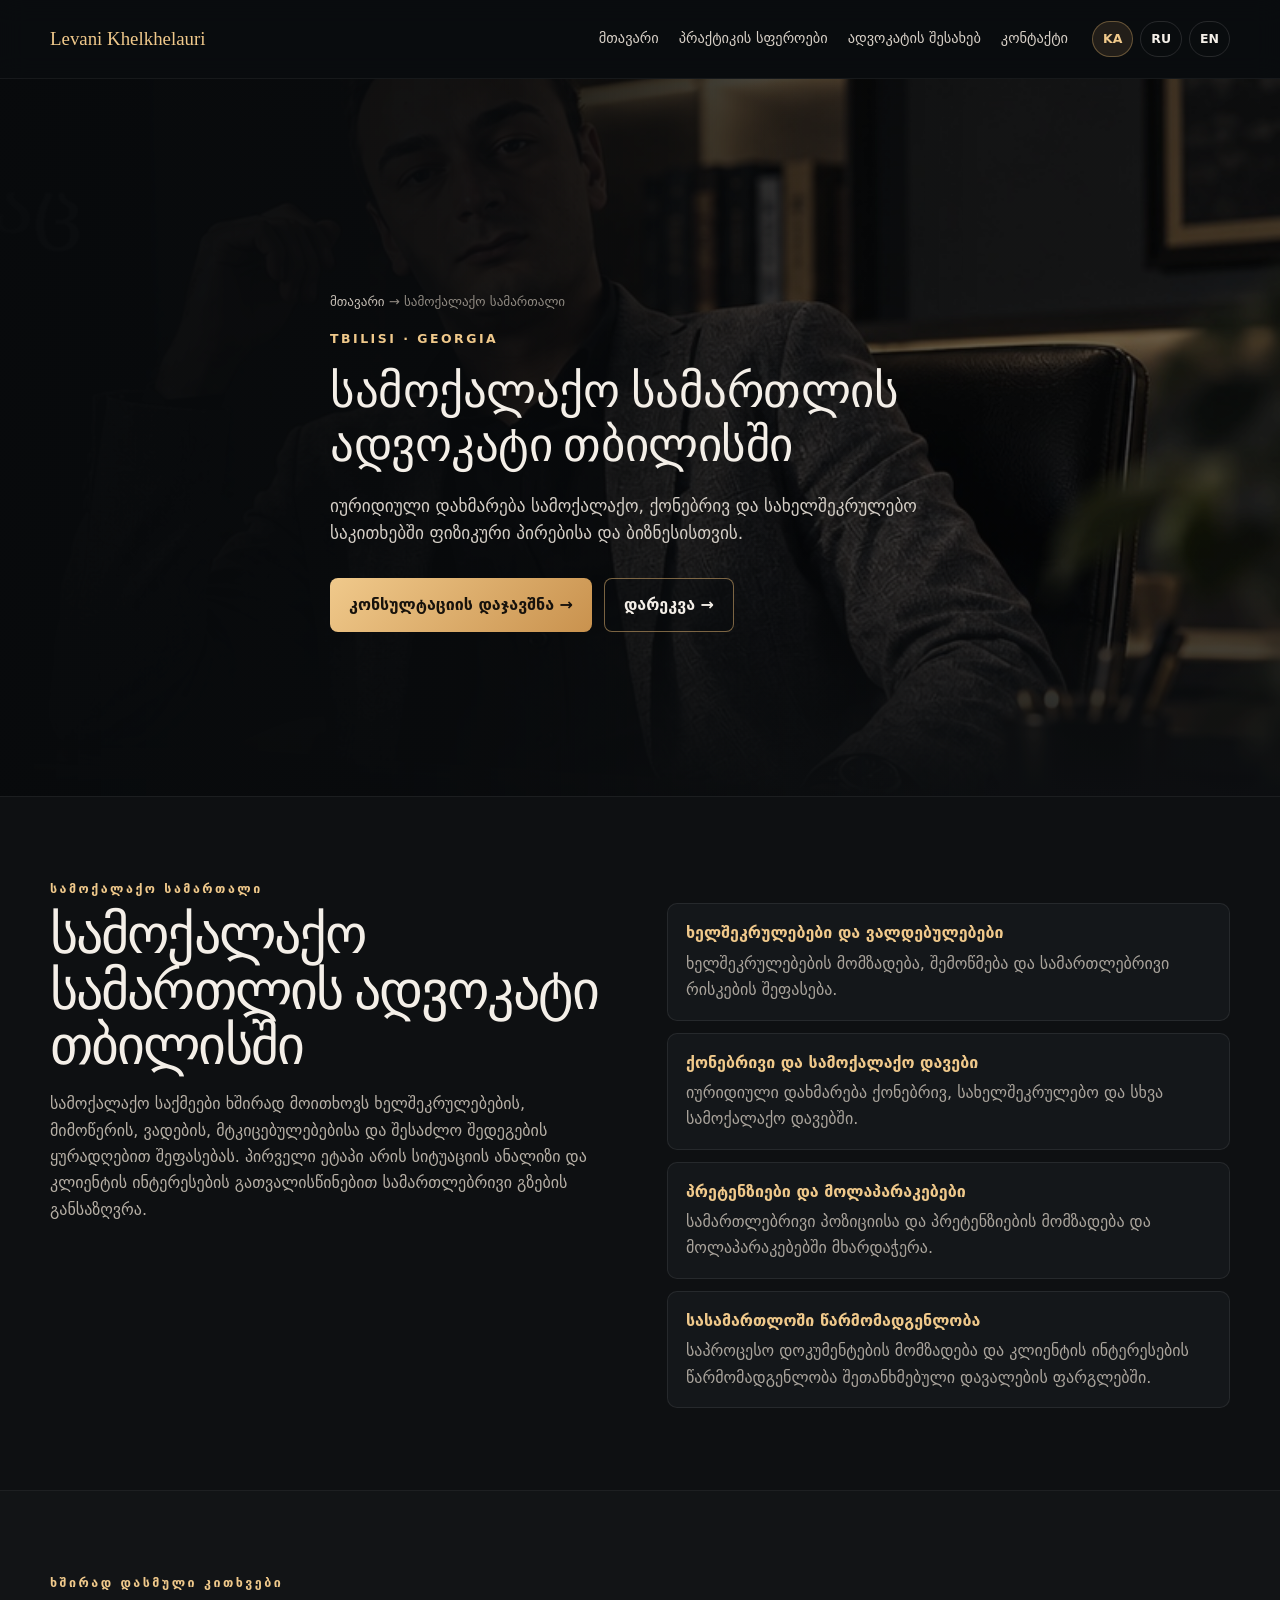
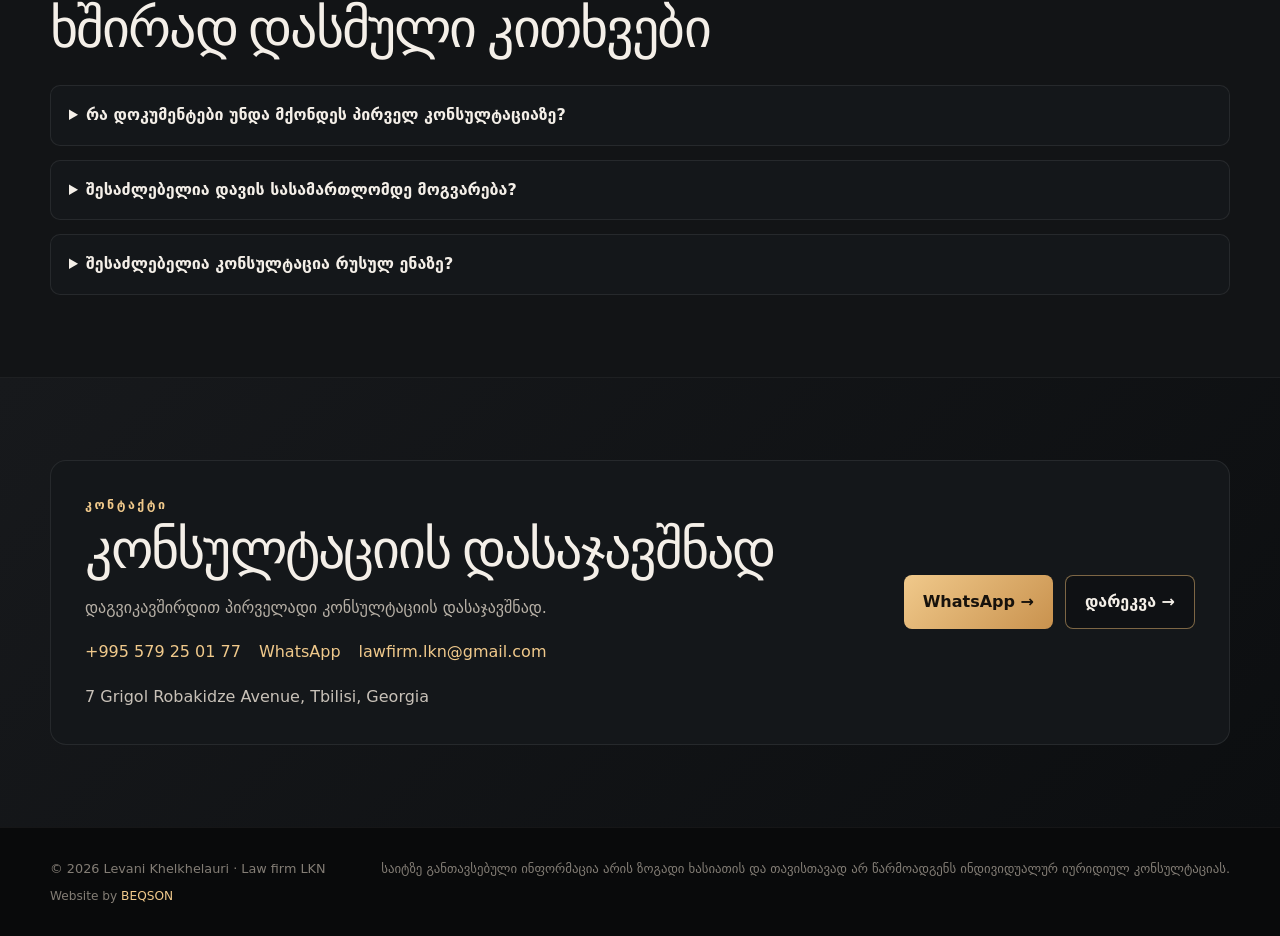
<file: ka/civil-law/index.html>
<!doctype html><html lang="ka"><head><meta charset="utf-8"><meta name="viewport" content="width=device-width,initial-scale=1"><meta name="theme-color" content="#101214"><title>სამოქალაქო სამართლის ადვოკატი თბილისში | ლევანი ხელხელაური</title><meta name="description" content="სამოქალაქო სამართლის ადვოკატი თბილისში — ხელშეკრულებები, ქონებრივი და სხვა სამოქალაქო საკითხები, დოკუმენტები და წარმომადგენლობა."><link rel="canonical" href="https://levanilaw.ge/ka/civil-law/"><link rel="alternate" hreflang="ka" href="https://levanilaw.ge/ka/civil-law/" />
  <link rel="alternate" hreflang="ru" href="https://levanilaw.ge/ru/civil-law/" />
  <link rel="alternate" hreflang="en" href="https://levanilaw.ge/en/civil-law/" />
  <link rel="alternate" hreflang="x-default" href="https://levanilaw.ge/ka/civil-law/" /><link rel="icon" href="/assets/favicon.svg" type="image/svg+xml"><link rel="apple-touch-icon" href="/assets/apple-touch-icon.png"><link rel="stylesheet" href="/assets/seo.css"><meta property="og:type" content="website"><meta property="og:locale" content="ka_GE"><meta property="og:title" content="სამოქალაქო სამართლის ადვოკატი თბილისში | ლევანი ხელხელაური"><meta property="og:description" content="სამოქალაქო სამართლის ადვოკატი თბილისში — ხელშეკრულებები, ქონებრივი და სხვა სამოქალაქო საკითხები, დოკუმენტები და წარმომადგენლობა."><meta property="og:url" content="https://levanilaw.ge/ka/civil-law/"><meta property="og:image" content="https://levanilaw.ge/assets/og-cover.jpg"><meta name="twitter:card" content="summary_large_image"><meta name="twitter:title" content="სამოქალაქო სამართლის ადვოკატი თბილისში | ლევანი ხელხელაური"><meta name="twitter:description" content="სამოქალაქო სამართლის ადვოკატი თბილისში — ხელშეკრულებები, ქონებრივი და სხვა სამოქალაქო საკითხები, დოკუმენტები და წარმომადგენლობა."><meta name="twitter:image" content="https://levanilaw.ge/assets/og-cover.jpg"><script type="application/ld+json">{"@context":"https://schema.org","@type":"LegalService","@id":"https://levanilaw.ge/#legalservice","name":"Levani Khelkhelauri","alternateName":"Law firm LKN","url":"https://levanilaw.ge/ka/civil-law/","telephone":"+995579250177","email":"lawfirm.lkn@gmail.com","image":"https://levanilaw.ge/assets/og-cover.jpg","address":{"@type":"PostalAddress","streetAddress":"7 Grigol Robakidze Avenue","addressLocality":"Tbilisi","addressCountry":"GE"},"areaServed":{"@type":"City","name":"Tbilisi"},"sameAs":["https://www.facebook.com/profile.php?id=61556965766483"],"serviceType":"სამოქალაქო სამართალი"}</script></head><body><header><div class="wrap nav"><a class="brand" href="/ka/">Levani Khelkhelauri</a><nav class="navlinks"><a href="/ka/">მთავარი</a><a href="/ka/#services">პრაქტიკის სფეროები</a><a href="/#about">ადვოკატის შესახებ</a><a href="#contact">კონტაქტი</a></nav><div class="langs"><a class="active" href="/ka/civil-law/" hreflang="ka">KA</a><a class="" href="/ru/civil-law/" hreflang="ru">RU</a><a class="" href="/en/civil-law/" hreflang="en">EN</a></div></div></header><main><section class="hero"><div class="wrap hero-inner"><div class="breadcrumbs"><a href="/ka/">მთავარი</a> → <span>სამოქალაქო სამართალი</span></div><div class="eyebrow">Tbilisi · Georgia</div><h1>სამოქალაქო სამართლის ადვოკატი თბილისში</h1><p>იურიდიული დახმარება სამოქალაქო, ქონებრივ და სახელშეკრულებო საკითხებში ფიზიკური პირებისა და ბიზნესისთვის.</p><div class="actions"><a class="btn primary" href="https://wa.me/995579250177">კონსულტაციის დაჯავშნა →</a><a class="btn ghost" href="tel:+995579250177">დარეკვა →</a></div></div></section><section><div class="wrap split"><div><div class="eyebrow">სამოქალაქო სამართალი</div><h2 class="title">სამოქალაქო სამართლის ადვოკატი თბილისში</h2><p class="lead">სამოქალაქო საქმეები ხშირად მოითხოვს ხელშეკრულებების, მიმოწერის, ვადების, მტკიცებულებებისა და შესაძლო შედეგების ყურადღებით შეფასებას. პირველი ეტაპი არის სიტუაციის ანალიზი და კლიენტის ინტერესების გათვალისწინებით სამართლებრივი გზების განსაზღვრა.</p></div><div class="list"><div><b>ხელშეკრულებები და ვალდებულებები</b><span>ხელშეკრულებების მომზადება, შემოწმება და სამართლებრივი რისკების შეფასება.</span></div><div><b>ქონებრივი და სამოქალაქო დავები</b><span>იურიდიული დახმარება ქონებრივ, სახელშეკრულებო და სხვა სამოქალაქო დავებში.</span></div><div><b>პრეტენზიები და მოლაპარაკებები</b><span>სამართლებრივი პოზიციისა და პრეტენზიების მომზადება და მოლაპარაკებებში მხარდაჭერა.</span></div><div><b>სასამართლოში წარმომადგენლობა</b><span>საპროცესო დოკუმენტების მომზადება და კლიენტის ინტერესების წარმომადგენლობა შეთანხმებული დავალების ფარგლებში.</span></div></div></div></section><section class="band"><div class="wrap"><div class="eyebrow">ხშირად დასმული კითხვები</div><h2 class="title">ხშირად დასმული კითხვები</h2><div class="faq"><details><summary>რა დოკუმენტები უნდა მქონდეს პირველ კონსულტაციაზე?</summary><p>სასურველია თან იქონიოთ ხელშეკრულებები, მიმოწერა, გადაწყვეტილებები, შეტყობინებები და სხვა დაკავშირებული დოკუმენტები.</p></details><details><summary>შესაძლებელია დავის სასამართლომდე მოგვარება?</summary><p>ზოგ შემთხვევაში შესაძლებელია მოლაპარაკება, პრეტენზია ან სხვა წინასასამართლო გზა.</p></details><details><summary>შესაძლებელია კონსულტაცია რუსულ ენაზე?</summary><p>დიახ. კონსულტაცია შესაძლებელია ქართულ და რუსულ ენებზე.</p></details></div></div></section><section class="contact" id="contact"><div class="wrap"><div class="contact-box"><div><div class="eyebrow">კონტაქტი</div><h2 class="title">კონსულტაციის დასაჯავშნად</h2><p class="lead">დაგვიკავშირდით პირველადი კონსულტაციის დასაჯავშნად.</p><div class="contact-meta"><a href="tel:+995579250177">+995 579 25 01 77</a><a href="https://wa.me/995579250177" rel="noopener">WhatsApp</a><a href="mailto:lawfirm.lkn@gmail.com">lawfirm.lkn@gmail.com</a><span>7 Grigol Robakidze Avenue, Tbilisi, Georgia</span></div></div><div class="actions"><a class="btn primary" href="https://wa.me/995579250177" rel="noopener">WhatsApp →</a><a class="btn ghost" href="tel:+995579250177">დარეკვა →</a></div></div></div></section></main><footer><div class="wrap footer"><span>© 2026 Levani Khelkhelauri · Law firm LKN<span class="footer-credit">Website by <a href="https://beqson.com/" target="_blank" rel="noopener noreferrer">BEQSON</a></span></span><span>საიტზე განთავსებული ინფორმაცია არის ზოგადი ხასიათის და თავისთავად არ წარმოადგენს ინდივიდუალურ იურიდიულ კონსულტაციას.</span></div></footer></body></html>
</file>
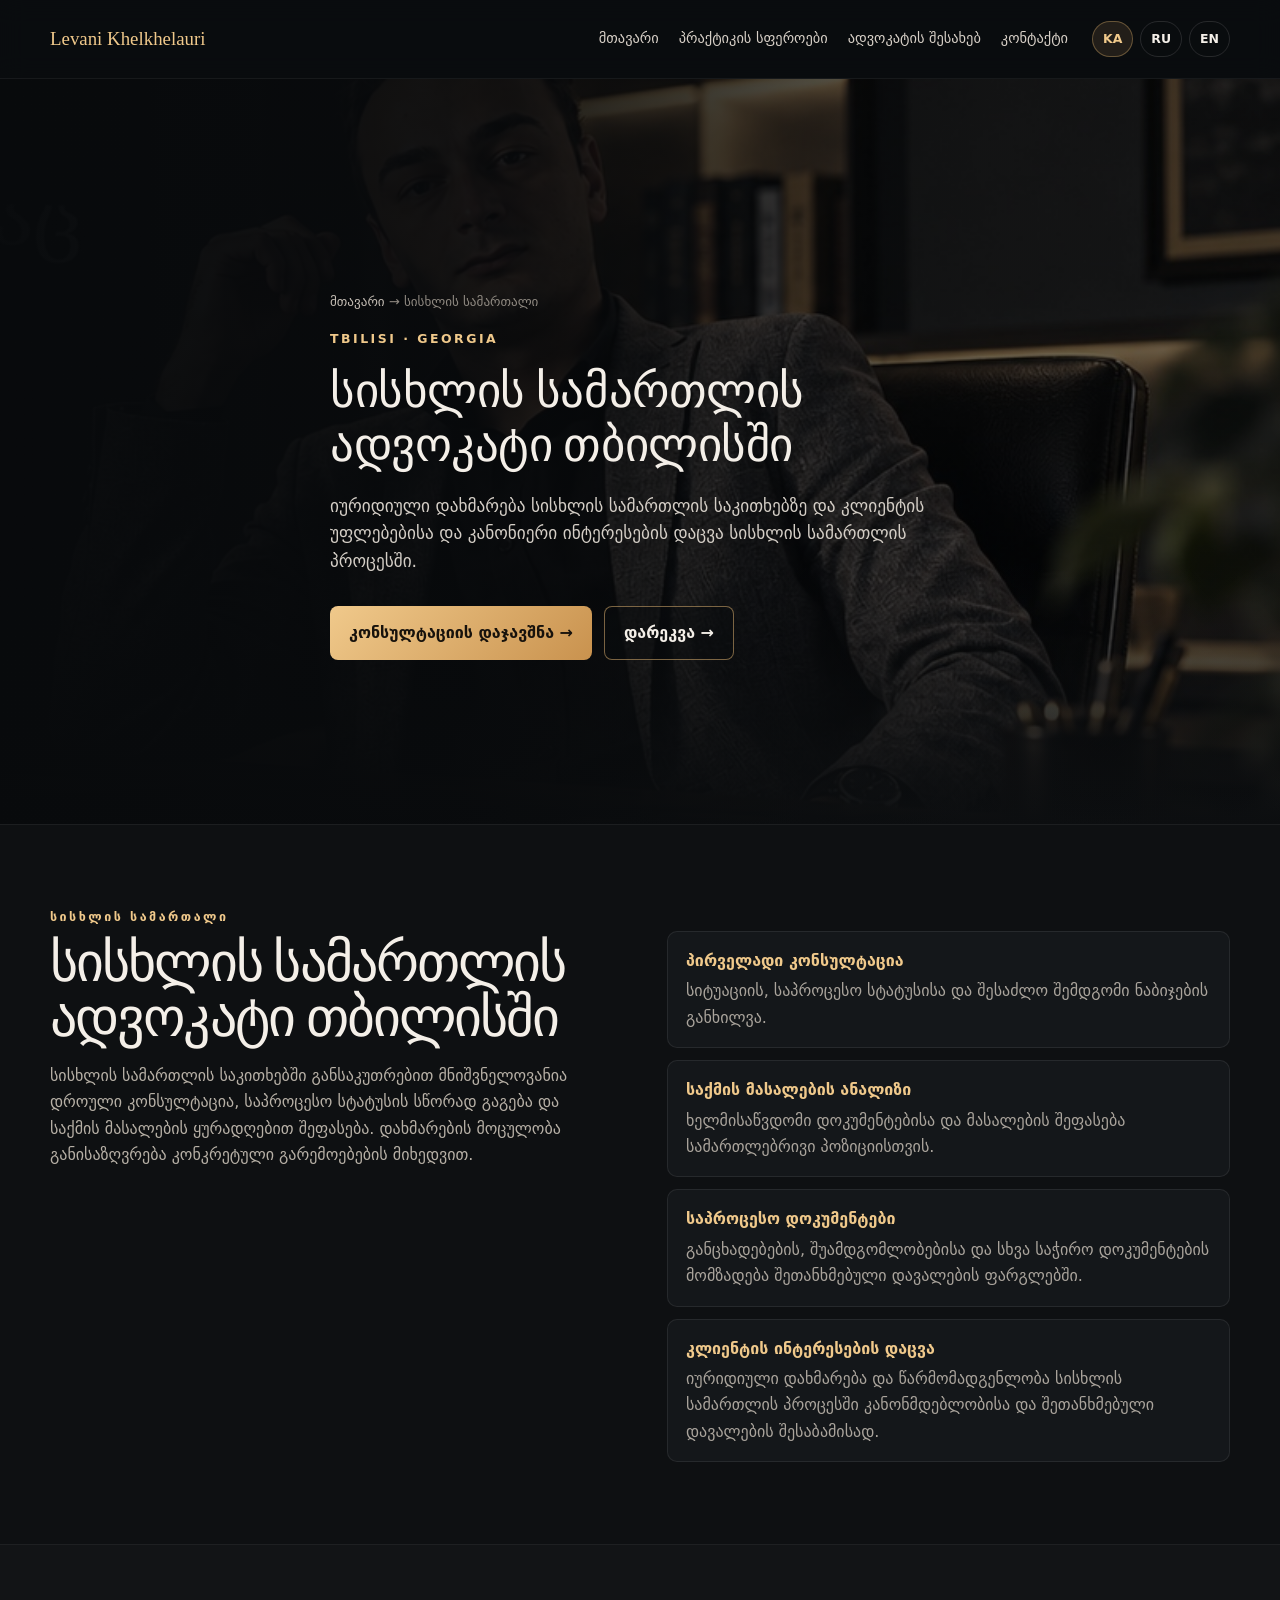
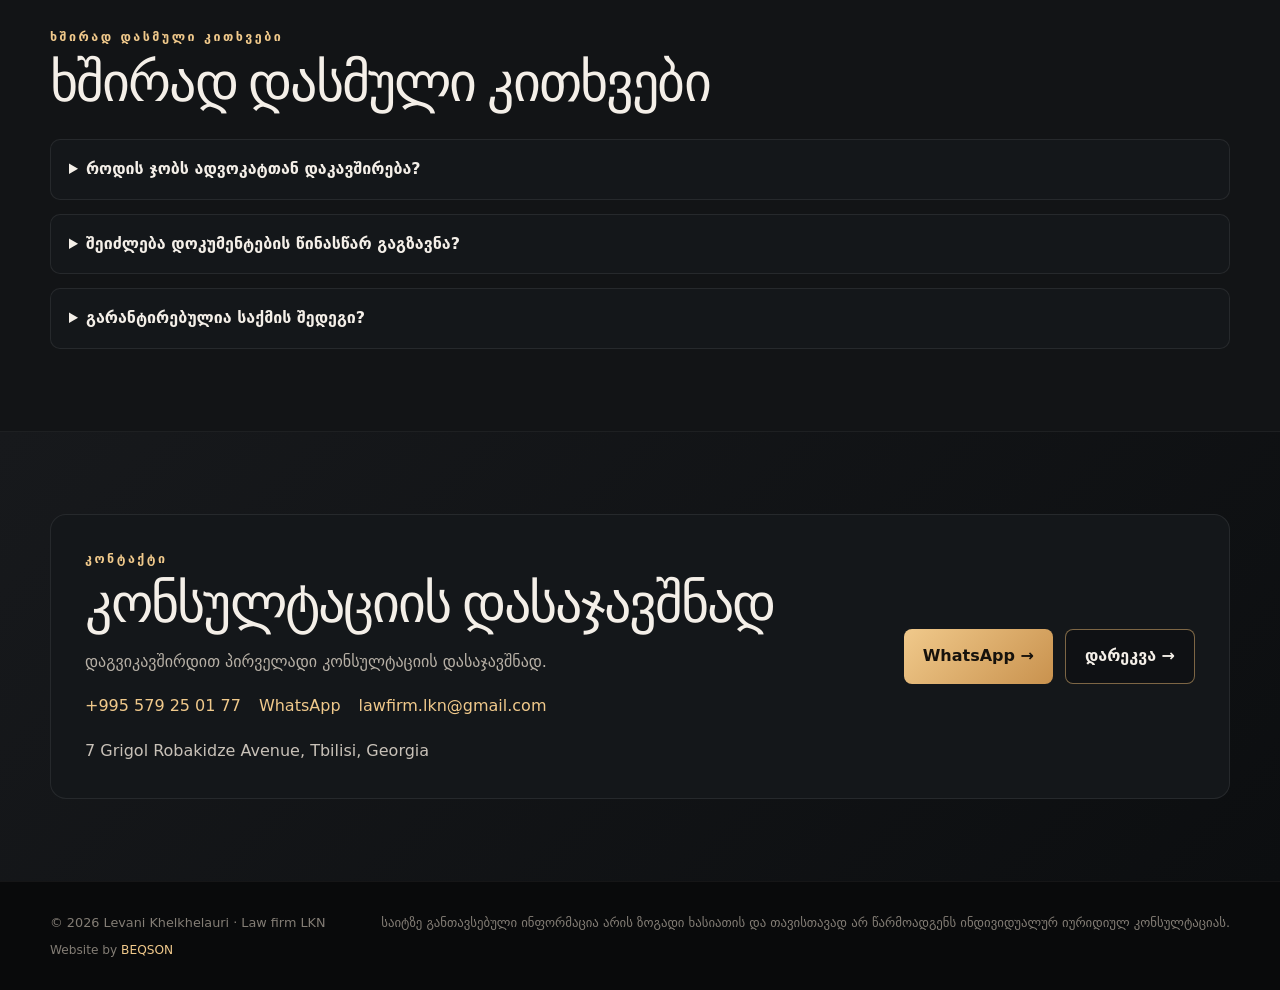
<file: ka/criminal-law/index.html>
<!doctype html><html lang="ka"><head><meta charset="utf-8"><meta name="viewport" content="width=device-width,initial-scale=1"><meta name="theme-color" content="#101214"><title>სისხლის სამართლის ადვოკატი თბილისში | ლევანი ხელხელაური</title><meta name="description" content="სისხლის სამართლის ადვოკატი თბილისში — იურიდიული კონსულტაცია, საქმის მასალების ანალიზი და კლიენტის უფლებებისა და ინტერესების დაცვა."><link rel="canonical" href="https://levanilaw.ge/ka/criminal-law/"><link rel="alternate" hreflang="ka" href="https://levanilaw.ge/ka/criminal-law/" />
  <link rel="alternate" hreflang="ru" href="https://levanilaw.ge/ru/criminal-law/" />
  <link rel="alternate" hreflang="en" href="https://levanilaw.ge/en/criminal-law/" />
  <link rel="alternate" hreflang="x-default" href="https://levanilaw.ge/ka/criminal-law/" /><link rel="icon" href="/assets/favicon.svg" type="image/svg+xml"><link rel="apple-touch-icon" href="/assets/apple-touch-icon.png"><link rel="stylesheet" href="/assets/seo.css"><meta property="og:type" content="website"><meta property="og:locale" content="ka_GE"><meta property="og:title" content="სისხლის სამართლის ადვოკატი თბილისში | ლევანი ხელხელაური"><meta property="og:description" content="სისხლის სამართლის ადვოკატი თბილისში — იურიდიული კონსულტაცია, საქმის მასალების ანალიზი და კლიენტის უფლებებისა და ინტერესების დაცვა."><meta property="og:url" content="https://levanilaw.ge/ka/criminal-law/"><meta property="og:image" content="https://levanilaw.ge/assets/og-cover.jpg"><meta name="twitter:card" content="summary_large_image"><meta name="twitter:title" content="სისხლის სამართლის ადვოკატი თბილისში | ლევანი ხელხელაური"><meta name="twitter:description" content="სისხლის სამართლის ადვოკატი თბილისში — იურიდიული კონსულტაცია, საქმის მასალების ანალიზი და კლიენტის უფლებებისა და ინტერესების დაცვა."><meta name="twitter:image" content="https://levanilaw.ge/assets/og-cover.jpg"><script type="application/ld+json">{"@context":"https://schema.org","@type":"LegalService","@id":"https://levanilaw.ge/#legalservice","name":"Levani Khelkhelauri","alternateName":"Law firm LKN","url":"https://levanilaw.ge/ka/criminal-law/","telephone":"+995579250177","email":"lawfirm.lkn@gmail.com","image":"https://levanilaw.ge/assets/og-cover.jpg","address":{"@type":"PostalAddress","streetAddress":"7 Grigol Robakidze Avenue","addressLocality":"Tbilisi","addressCountry":"GE"},"areaServed":{"@type":"City","name":"Tbilisi"},"sameAs":["https://www.facebook.com/profile.php?id=61556965766483"],"serviceType":"სისხლის სამართალი"}</script></head><body><header><div class="wrap nav"><a class="brand" href="/ka/">Levani Khelkhelauri</a><nav class="navlinks"><a href="/ka/">მთავარი</a><a href="/ka/#services">პრაქტიკის სფეროები</a><a href="/#about">ადვოკატის შესახებ</a><a href="#contact">კონტაქტი</a></nav><div class="langs"><a class="active" href="/ka/criminal-law/" hreflang="ka">KA</a><a class="" href="/ru/criminal-law/" hreflang="ru">RU</a><a class="" href="/en/criminal-law/" hreflang="en">EN</a></div></div></header><main><section class="hero"><div class="wrap hero-inner"><div class="breadcrumbs"><a href="/ka/">მთავარი</a> → <span>სისხლის სამართალი</span></div><div class="eyebrow">Tbilisi · Georgia</div><h1>სისხლის სამართლის ადვოკატი თბილისში</h1><p>იურიდიული დახმარება სისხლის სამართლის საკითხებზე და კლიენტის უფლებებისა და კანონიერი ინტერესების დაცვა სისხლის სამართლის პროცესში.</p><div class="actions"><a class="btn primary" href="https://wa.me/995579250177">კონსულტაციის დაჯავშნა →</a><a class="btn ghost" href="tel:+995579250177">დარეკვა →</a></div></div></section><section><div class="wrap split"><div><div class="eyebrow">სისხლის სამართალი</div><h2 class="title">სისხლის სამართლის ადვოკატი თბილისში</h2><p class="lead">სისხლის სამართლის საკითხებში განსაკუთრებით მნიშვნელოვანია დროული კონსულტაცია, საპროცესო სტატუსის სწორად გაგება და საქმის მასალების ყურადღებით შეფასება. დახმარების მოცულობა განისაზღვრება კონკრეტული გარემოებების მიხედვით.</p></div><div class="list"><div><b>პირველადი კონსულტაცია</b><span>სიტუაციის, საპროცესო სტატუსისა და შესაძლო შემდგომი ნაბიჯების განხილვა.</span></div><div><b>საქმის მასალების ანალიზი</b><span>ხელმისაწვდომი დოკუმენტებისა და მასალების შეფასება სამართლებრივი პოზიციისთვის.</span></div><div><b>საპროცესო დოკუმენტები</b><span>განცხადებების, შუამდგომლობებისა და სხვა საჭირო დოკუმენტების მომზადება შეთანხმებული დავალების ფარგლებში.</span></div><div><b>კლიენტის ინტერესების დაცვა</b><span>იურიდიული დახმარება და წარმომადგენლობა სისხლის სამართლის პროცესში კანონმდებლობისა და შეთანხმებული დავალების შესაბამისად.</span></div></div></div></section><section class="band"><div class="wrap"><div class="eyebrow">ხშირად დასმული კითხვები</div><h2 class="title">ხშირად დასმული კითხვები</h2><div class="faq"><details><summary>როდის ჯობს ადვოკატთან დაკავშირება?</summary><p>რაც შეიძლება ადრე, სისხლის სამართლის საკითხის წარმოშობის ან დაბარების, შეტყობინების ან სხვა საპროცესო დოკუმენტის მიღების შემდეგ.</p></details><details><summary>შეიძლება დოკუმენტების წინასწარ გაგზავნა?</summary><p>პირველადი დაკავშირების შემდეგ შეიძლება შეთანხმდეს საჭირო დოკუმენტების უსაფრთხო გადაცემის გზა.</p></details><details><summary>გარანტირებულია საქმის შედეგი?</summary><p>არა. შედეგი დამოკიდებულია ფაქტებსა და მტკიცებულებებზე და კონკრეტული შედეგის გარანტირება შეუძლებელია.</p></details></div></div></section><section class="contact" id="contact"><div class="wrap"><div class="contact-box"><div><div class="eyebrow">კონტაქტი</div><h2 class="title">კონსულტაციის დასაჯავშნად</h2><p class="lead">დაგვიკავშირდით პირველადი კონსულტაციის დასაჯავშნად.</p><div class="contact-meta"><a href="tel:+995579250177">+995 579 25 01 77</a><a href="https://wa.me/995579250177" rel="noopener">WhatsApp</a><a href="mailto:lawfirm.lkn@gmail.com">lawfirm.lkn@gmail.com</a><span>7 Grigol Robakidze Avenue, Tbilisi, Georgia</span></div></div><div class="actions"><a class="btn primary" href="https://wa.me/995579250177" rel="noopener">WhatsApp →</a><a class="btn ghost" href="tel:+995579250177">დარეკვა →</a></div></div></div></section></main><footer><div class="wrap footer"><span>© 2026 Levani Khelkhelauri · Law firm LKN<span class="footer-credit">Website by <a href="https://beqson.com/" target="_blank" rel="noopener noreferrer">BEQSON</a></span></span><span>საიტზე განთავსებული ინფორმაცია არის ზოგადი ხასიათის და თავისთავად არ წარმოადგენს ინდივიდუალურ იურიდიულ კონსულტაციას.</span></div></footer></body></html>
</file>
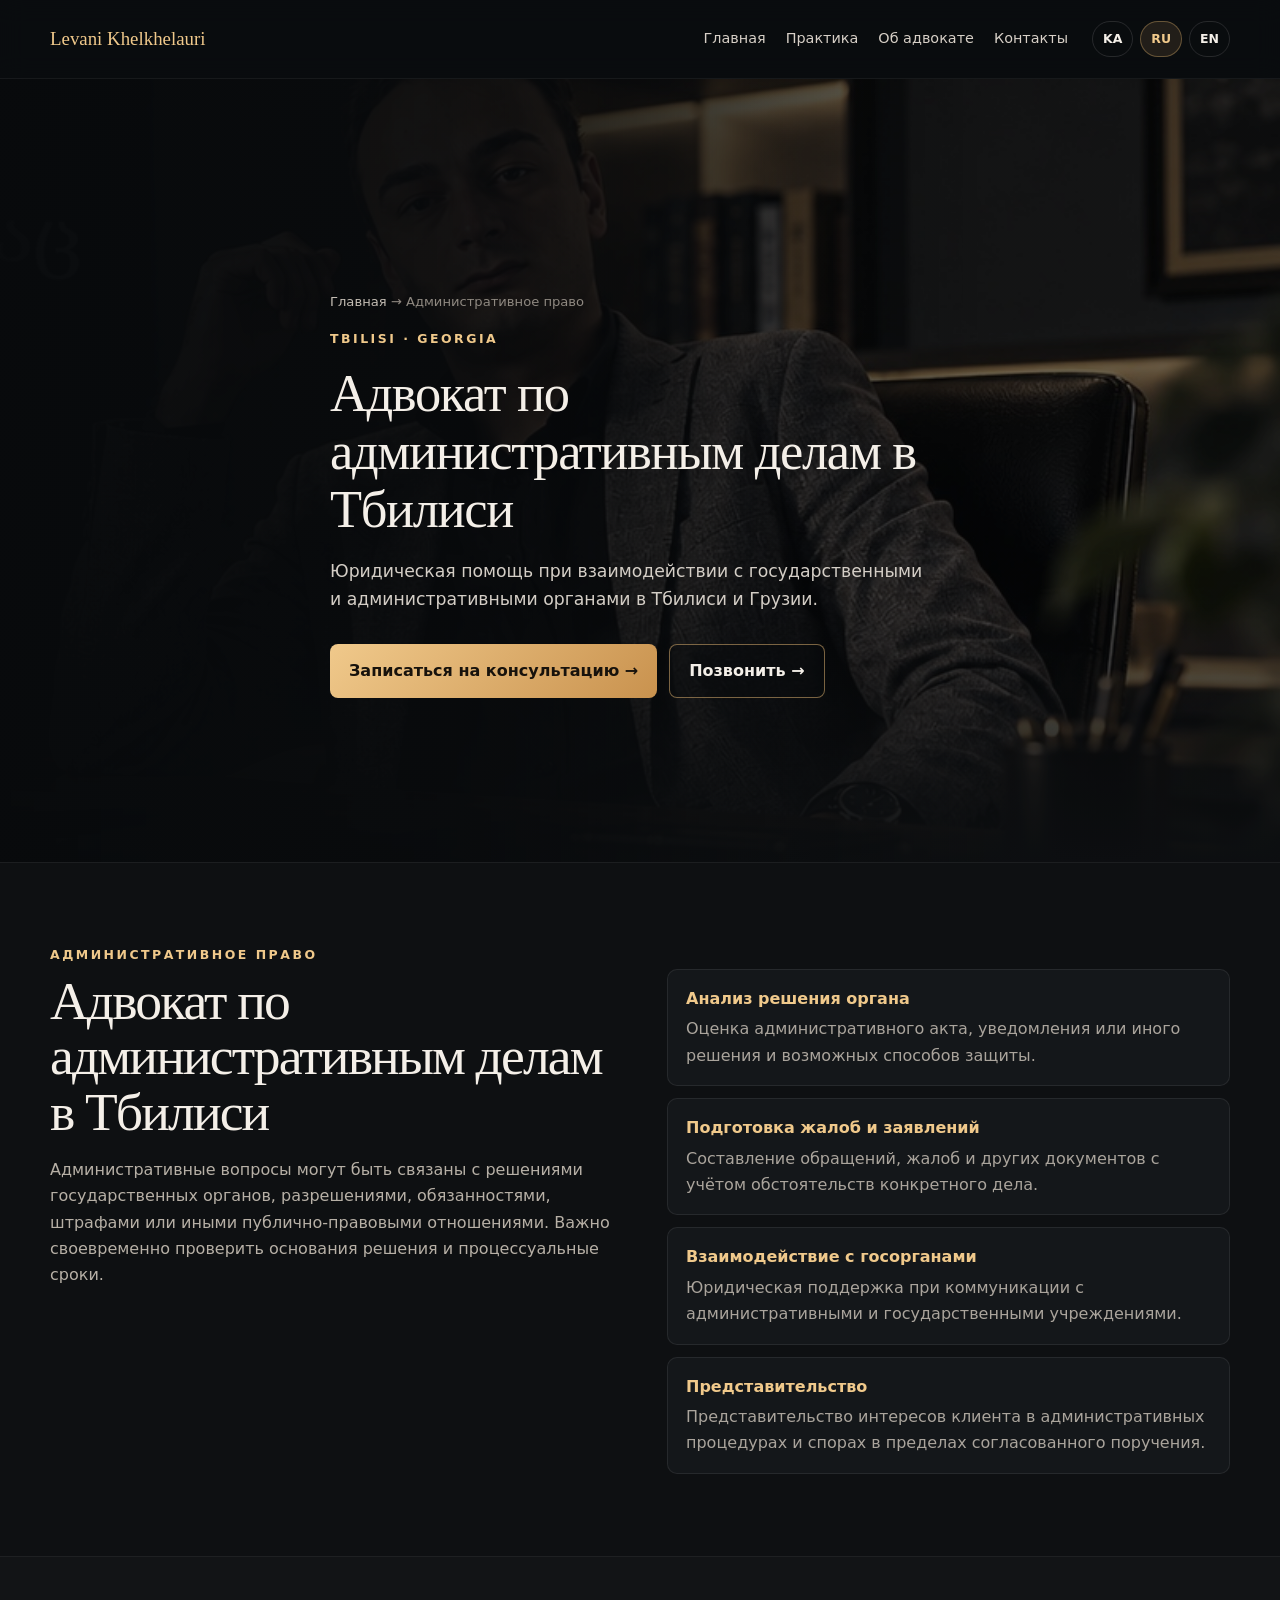
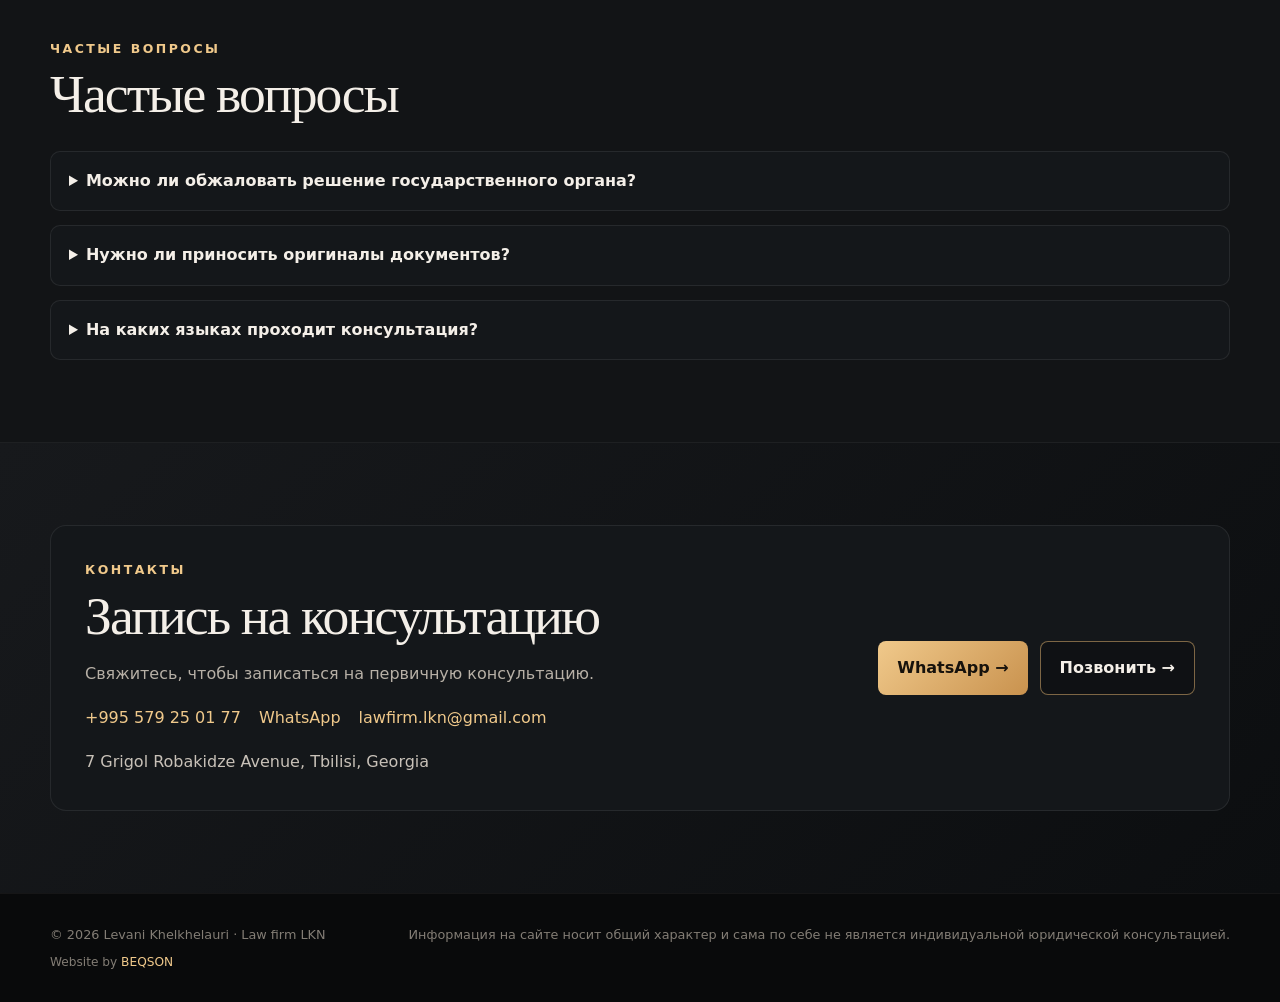
<file: ru/administrative-law/index.html>
<!doctype html><html lang="ru"><head><meta charset="utf-8"><meta name="viewport" content="width=device-width,initial-scale=1"><meta name="theme-color" content="#101214"><title>Адвокат по административным делам в Тбилиси | Левани Хелхелаури</title><meta name="description" content="Юридическая помощь по административным делам в Тбилиси: взаимодействие с госорганами, обжалование решений, документы и представительство."><link rel="canonical" href="https://levanilaw.ge/ru/administrative-law/"><link rel="alternate" hreflang="ka" href="https://levanilaw.ge/ka/administrative-law/" />
  <link rel="alternate" hreflang="ru" href="https://levanilaw.ge/ru/administrative-law/" />
  <link rel="alternate" hreflang="en" href="https://levanilaw.ge/en/administrative-law/" />
  <link rel="alternate" hreflang="x-default" href="https://levanilaw.ge/ka/administrative-law/" /><link rel="icon" href="/assets/favicon.svg" type="image/svg+xml"><link rel="apple-touch-icon" href="/assets/apple-touch-icon.png"><link rel="stylesheet" href="/assets/seo.css"><meta property="og:type" content="website"><meta property="og:locale" content="ru_RU"><meta property="og:title" content="Адвокат по административным делам в Тбилиси | Левани Хелхелаури"><meta property="og:description" content="Юридическая помощь по административным делам в Тбилиси: взаимодействие с госорганами, обжалование решений, документы и представительство."><meta property="og:url" content="https://levanilaw.ge/ru/administrative-law/"><meta property="og:image" content="https://levanilaw.ge/assets/og-cover.jpg"><meta name="twitter:card" content="summary_large_image"><meta name="twitter:title" content="Адвокат по административным делам в Тбилиси | Левани Хелхелаури"><meta name="twitter:description" content="Юридическая помощь по административным делам в Тбилиси: взаимодействие с госорганами, обжалование решений, документы и представительство."><meta name="twitter:image" content="https://levanilaw.ge/assets/og-cover.jpg"><script type="application/ld+json">{"@context":"https://schema.org","@type":"LegalService","@id":"https://levanilaw.ge/#legalservice","name":"Levani Khelkhelauri","alternateName":"Law firm LKN","url":"https://levanilaw.ge/ru/administrative-law/","telephone":"+995579250177","email":"lawfirm.lkn@gmail.com","image":"https://levanilaw.ge/assets/og-cover.jpg","address":{"@type":"PostalAddress","streetAddress":"7 Grigol Robakidze Avenue","addressLocality":"Tbilisi","addressCountry":"GE"},"areaServed":{"@type":"City","name":"Tbilisi"},"sameAs":["https://www.facebook.com/profile.php?id=61556965766483"],"serviceType":"Административное право"}</script></head><body><header><div class="wrap nav"><a class="brand" href="/ru/">Levani Khelkhelauri</a><nav class="navlinks"><a href="/ru/">Главная</a><a href="/ru/#services">Практика</a><a href="/#about">Об адвокате</a><a href="#contact">Контакты</a></nav><div class="langs"><a class="" href="/ka/administrative-law/" hreflang="ka">KA</a><a class="active" href="/ru/administrative-law/" hreflang="ru">RU</a><a class="" href="/en/administrative-law/" hreflang="en">EN</a></div></div></header><main><section class="hero"><div class="wrap hero-inner"><div class="breadcrumbs"><a href="/ru/">Главная</a> → <span>Административное право</span></div><div class="eyebrow">Tbilisi · Georgia</div><h1>Адвокат по административным делам в Тбилиси</h1><p>Юридическая помощь при взаимодействии с государственными и административными органами в Тбилиси и Грузии.</p><div class="actions"><a class="btn primary" href="https://wa.me/995579250177">Записаться на консультацию →</a><a class="btn ghost" href="tel:+995579250177">Позвонить →</a></div></div></section><section><div class="wrap split"><div><div class="eyebrow">Административное право</div><h2 class="title">Адвокат по административным делам в Тбилиси</h2><p class="lead">Административные вопросы могут быть связаны с решениями государственных органов, разрешениями, обязанностями, штрафами или иными публично-правовыми отношениями. Важно своевременно проверить основания решения и процессуальные сроки.</p></div><div class="list"><div><b>Анализ решения органа</b><span>Оценка административного акта, уведомления или иного решения и возможных способов защиты.</span></div><div><b>Подготовка жалоб и заявлений</b><span>Составление обращений, жалоб и других документов с учётом обстоятельств конкретного дела.</span></div><div><b>Взаимодействие с госорганами</b><span>Юридическая поддержка при коммуникации с административными и государственными учреждениями.</span></div><div><b>Представительство</b><span>Представительство интересов клиента в административных процедурах и спорах в пределах согласованного поручения.</span></div></div></div></section><section class="band"><div class="wrap"><div class="eyebrow">Частые вопросы</div><h2 class="title">Частые вопросы</h2><div class="faq"><details><summary>Можно ли обжаловать решение государственного органа?</summary><p>Это зависит от вида решения, обстоятельств и сроков. На консультации можно определить возможный порядок обжалования.</p></details><details><summary>Нужно ли приносить оригиналы документов?</summary><p>Для первичной оценки часто достаточно качественных копий или электронных версий. При дальнейшей работе может потребоваться оригинал.</p></details><details><summary>На каких языках проходит консультация?</summary><p>На грузинском и русском языках.</p></details></div></div></section><section class="contact" id="contact"><div class="wrap"><div class="contact-box"><div><div class="eyebrow">Контакты</div><h2 class="title">Запись на консультацию</h2><p class="lead">Свяжитесь, чтобы записаться на первичную консультацию.</p><div class="contact-meta"><a href="tel:+995579250177">+995 579 25 01 77</a><a href="https://wa.me/995579250177" rel="noopener">WhatsApp</a><a href="mailto:lawfirm.lkn@gmail.com">lawfirm.lkn@gmail.com</a><span>7 Grigol Robakidze Avenue, Tbilisi, Georgia</span></div></div><div class="actions"><a class="btn primary" href="https://wa.me/995579250177" rel="noopener">WhatsApp →</a><a class="btn ghost" href="tel:+995579250177">Позвонить →</a></div></div></div></section></main><footer><div class="wrap footer"><span>© 2026 Levani Khelkhelauri · Law firm LKN<span class="footer-credit">Website by <a href="https://beqson.com/" target="_blank" rel="noopener noreferrer">BEQSON</a></span></span><span>Информация на сайте носит общий характер и сама по себе не является индивидуальной юридической консультацией.</span></div></footer></body></html>
</file>
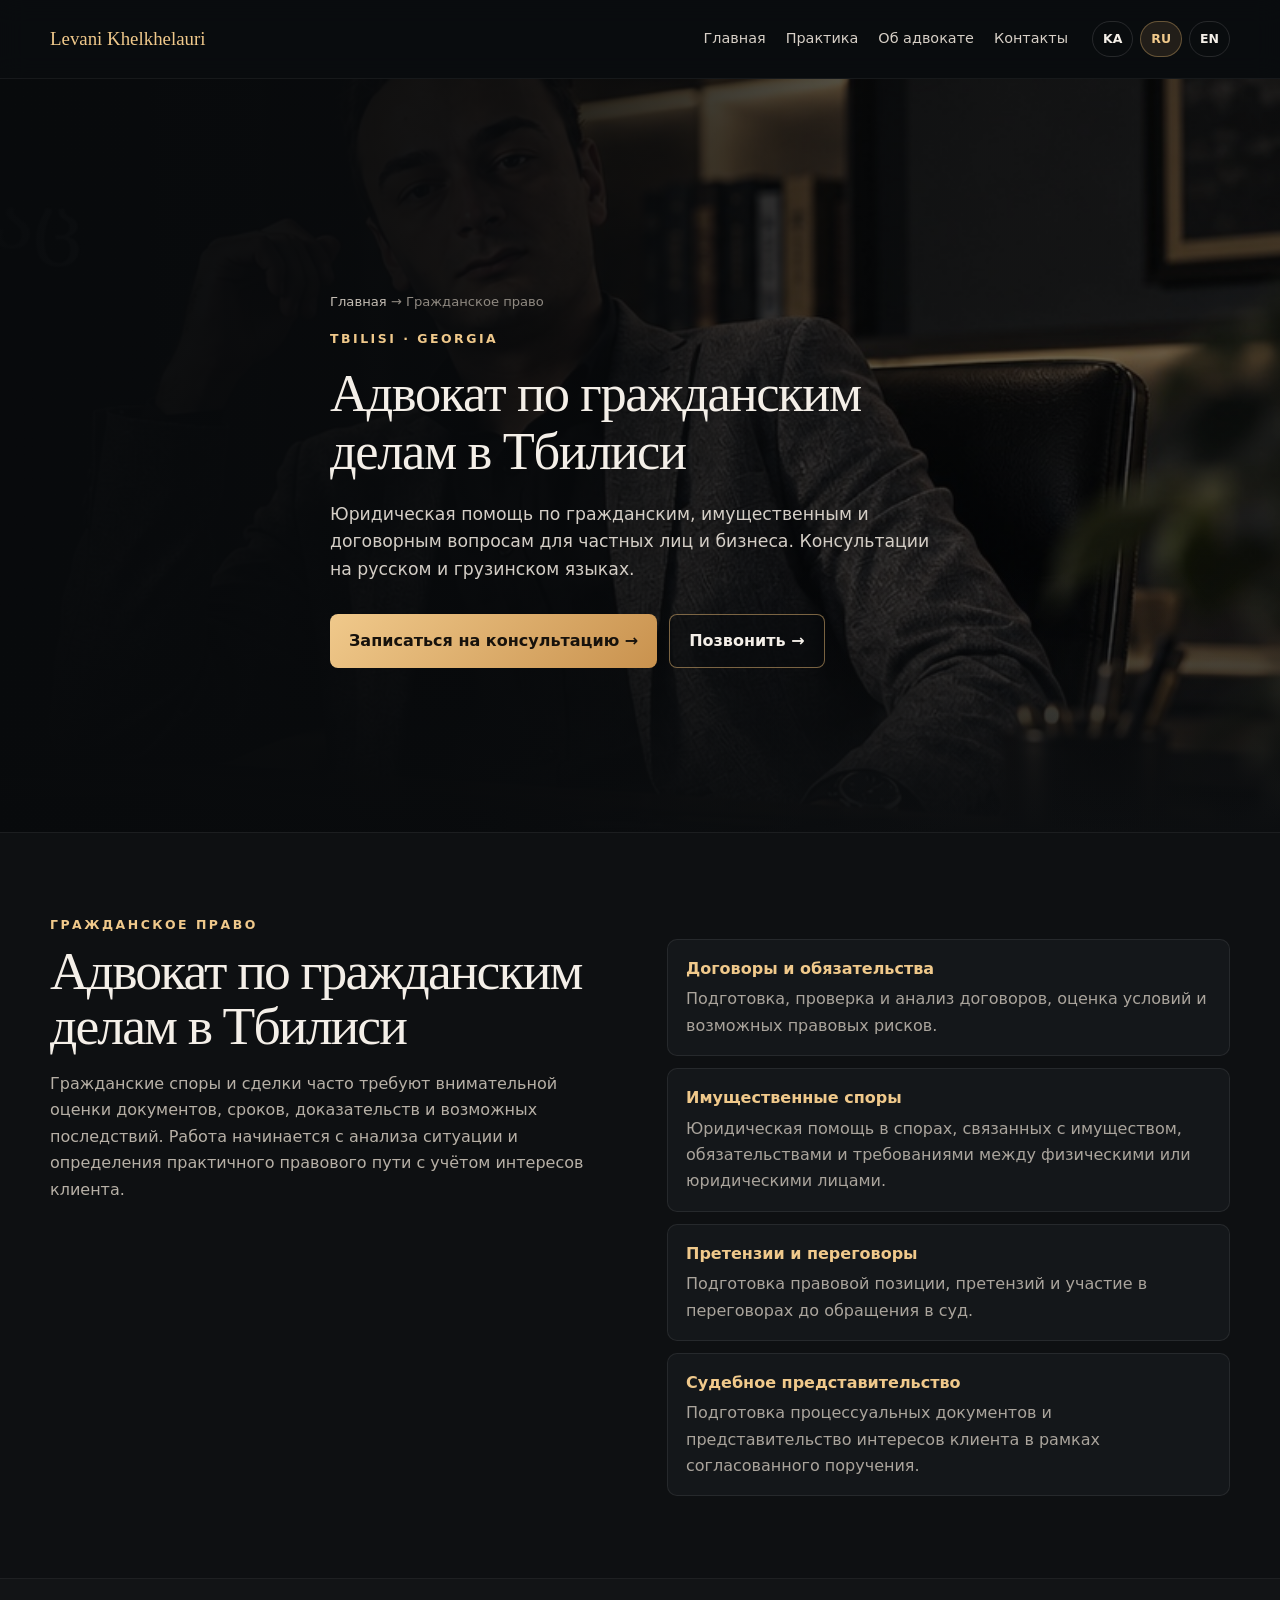
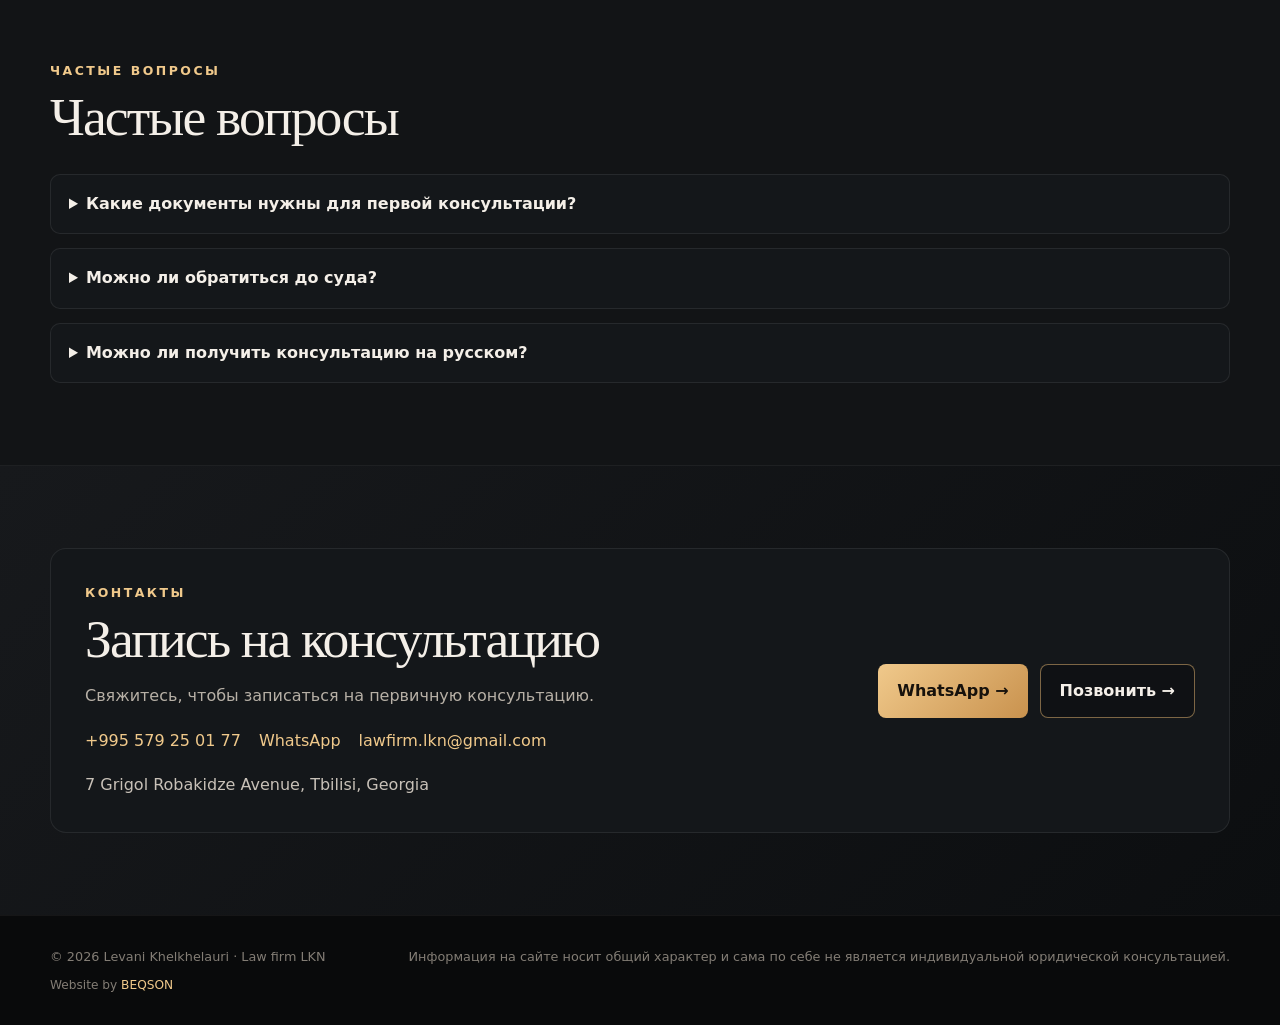
<file: ru/civil-law/index.html>
<!doctype html><html lang="ru"><head><meta charset="utf-8"><meta name="viewport" content="width=device-width,initial-scale=1"><meta name="theme-color" content="#101214"><title>Адвокат по гражданским делам в Тбилиси | Левани Хелхелаури</title><meta name="description" content="Адвокат по гражданским делам в Тбилиси: договоры, имущественные споры, документы, переговоры и представительство. Консультации на русском и грузинском."><link rel="canonical" href="https://levanilaw.ge/ru/civil-law/"><link rel="alternate" hreflang="ka" href="https://levanilaw.ge/ka/civil-law/" />
  <link rel="alternate" hreflang="ru" href="https://levanilaw.ge/ru/civil-law/" />
  <link rel="alternate" hreflang="en" href="https://levanilaw.ge/en/civil-law/" />
  <link rel="alternate" hreflang="x-default" href="https://levanilaw.ge/ka/civil-law/" /><link rel="icon" href="/assets/favicon.svg" type="image/svg+xml"><link rel="apple-touch-icon" href="/assets/apple-touch-icon.png"><link rel="stylesheet" href="/assets/seo.css"><meta property="og:type" content="website"><meta property="og:locale" content="ru_RU"><meta property="og:title" content="Адвокат по гражданским делам в Тбилиси | Левани Хелхелаури"><meta property="og:description" content="Адвокат по гражданским делам в Тбилиси: договоры, имущественные споры, документы, переговоры и представительство. Консультации на русском и грузинском."><meta property="og:url" content="https://levanilaw.ge/ru/civil-law/"><meta property="og:image" content="https://levanilaw.ge/assets/og-cover.jpg"><meta name="twitter:card" content="summary_large_image"><meta name="twitter:title" content="Адвокат по гражданским делам в Тбилиси | Левани Хелхелаури"><meta name="twitter:description" content="Адвокат по гражданским делам в Тбилиси: договоры, имущественные споры, документы, переговоры и представительство. Консультации на русском и грузинском."><meta name="twitter:image" content="https://levanilaw.ge/assets/og-cover.jpg"><script type="application/ld+json">{"@context":"https://schema.org","@type":"LegalService","@id":"https://levanilaw.ge/#legalservice","name":"Levani Khelkhelauri","alternateName":"Law firm LKN","url":"https://levanilaw.ge/ru/civil-law/","telephone":"+995579250177","email":"lawfirm.lkn@gmail.com","image":"https://levanilaw.ge/assets/og-cover.jpg","address":{"@type":"PostalAddress","streetAddress":"7 Grigol Robakidze Avenue","addressLocality":"Tbilisi","addressCountry":"GE"},"areaServed":{"@type":"City","name":"Tbilisi"},"sameAs":["https://www.facebook.com/profile.php?id=61556965766483"],"serviceType":"Гражданское право"}</script></head><body><header><div class="wrap nav"><a class="brand" href="/ru/">Levani Khelkhelauri</a><nav class="navlinks"><a href="/ru/">Главная</a><a href="/ru/#services">Практика</a><a href="/#about">Об адвокате</a><a href="#contact">Контакты</a></nav><div class="langs"><a class="" href="/ka/civil-law/" hreflang="ka">KA</a><a class="active" href="/ru/civil-law/" hreflang="ru">RU</a><a class="" href="/en/civil-law/" hreflang="en">EN</a></div></div></header><main><section class="hero"><div class="wrap hero-inner"><div class="breadcrumbs"><a href="/ru/">Главная</a> → <span>Гражданское право</span></div><div class="eyebrow">Tbilisi · Georgia</div><h1>Адвокат по гражданским делам в Тбилиси</h1><p>Юридическая помощь по гражданским, имущественным и договорным вопросам для частных лиц и бизнеса. Консультации на русском и грузинском языках.</p><div class="actions"><a class="btn primary" href="https://wa.me/995579250177">Записаться на консультацию →</a><a class="btn ghost" href="tel:+995579250177">Позвонить →</a></div></div></section><section><div class="wrap split"><div><div class="eyebrow">Гражданское право</div><h2 class="title">Адвокат по гражданским делам в Тбилиси</h2><p class="lead">Гражданские споры и сделки часто требуют внимательной оценки документов, сроков, доказательств и возможных последствий. Работа начинается с анализа ситуации и определения практичного правового пути с учётом интересов клиента.</p></div><div class="list"><div><b>Договоры и обязательства</b><span>Подготовка, проверка и анализ договоров, оценка условий и возможных правовых рисков.</span></div><div><b>Имущественные споры</b><span>Юридическая помощь в спорах, связанных с имуществом, обязательствами и требованиями между физическими или юридическими лицами.</span></div><div><b>Претензии и переговоры</b><span>Подготовка правовой позиции, претензий и участие в переговорах до обращения в суд.</span></div><div><b>Судебное представительство</b><span>Подготовка процессуальных документов и представительство интересов клиента в рамках согласованного поручения.</span></div></div></div></section><section class="band"><div class="wrap"><div class="eyebrow">Частые вопросы</div><h2 class="title">Частые вопросы</h2><div class="faq"><details><summary>Какие документы нужны для первой консультации?</summary><p>Полезно иметь договоры, переписку, решения, уведомления и другие документы, связанные с вопросом. Точный перечень зависит от ситуации.</p></details><details><summary>Можно ли обратиться до суда?</summary><p>Да. Во многих случаях имеет смысл сначала оценить возможность переговоров, претензии или иного досудебного решения.</p></details><details><summary>Можно ли получить консультацию на русском?</summary><p>Да. Консультации доступны на русском и грузинском языках.</p></details></div></div></section><section class="contact" id="contact"><div class="wrap"><div class="contact-box"><div><div class="eyebrow">Контакты</div><h2 class="title">Запись на консультацию</h2><p class="lead">Свяжитесь, чтобы записаться на первичную консультацию.</p><div class="contact-meta"><a href="tel:+995579250177">+995 579 25 01 77</a><a href="https://wa.me/995579250177" rel="noopener">WhatsApp</a><a href="mailto:lawfirm.lkn@gmail.com">lawfirm.lkn@gmail.com</a><span>7 Grigol Robakidze Avenue, Tbilisi, Georgia</span></div></div><div class="actions"><a class="btn primary" href="https://wa.me/995579250177" rel="noopener">WhatsApp →</a><a class="btn ghost" href="tel:+995579250177">Позвонить →</a></div></div></div></section></main><footer><div class="wrap footer"><span>© 2026 Levani Khelkhelauri · Law firm LKN<span class="footer-credit">Website by <a href="https://beqson.com/" target="_blank" rel="noopener noreferrer">BEQSON</a></span></span><span>Информация на сайте носит общий характер и сама по себе не является индивидуальной юридической консультацией.</span></div></footer></body></html>
</file>
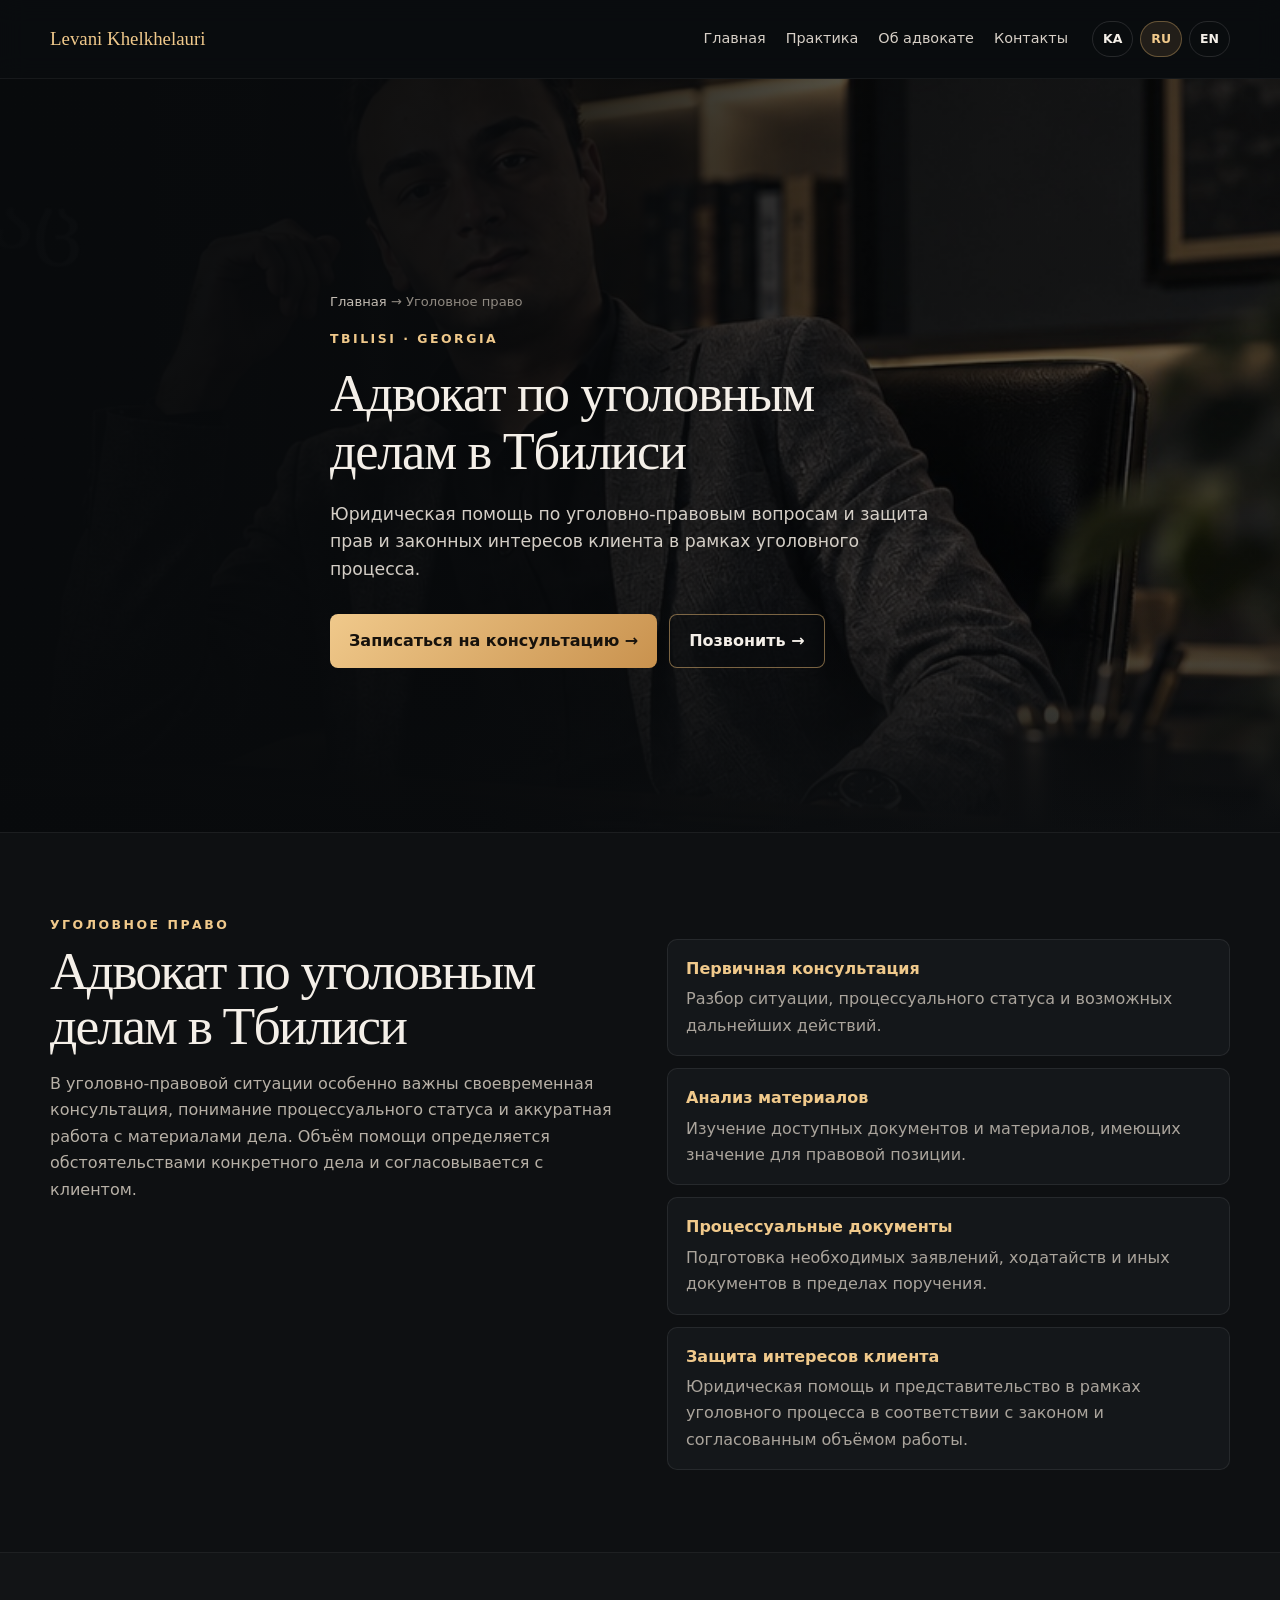
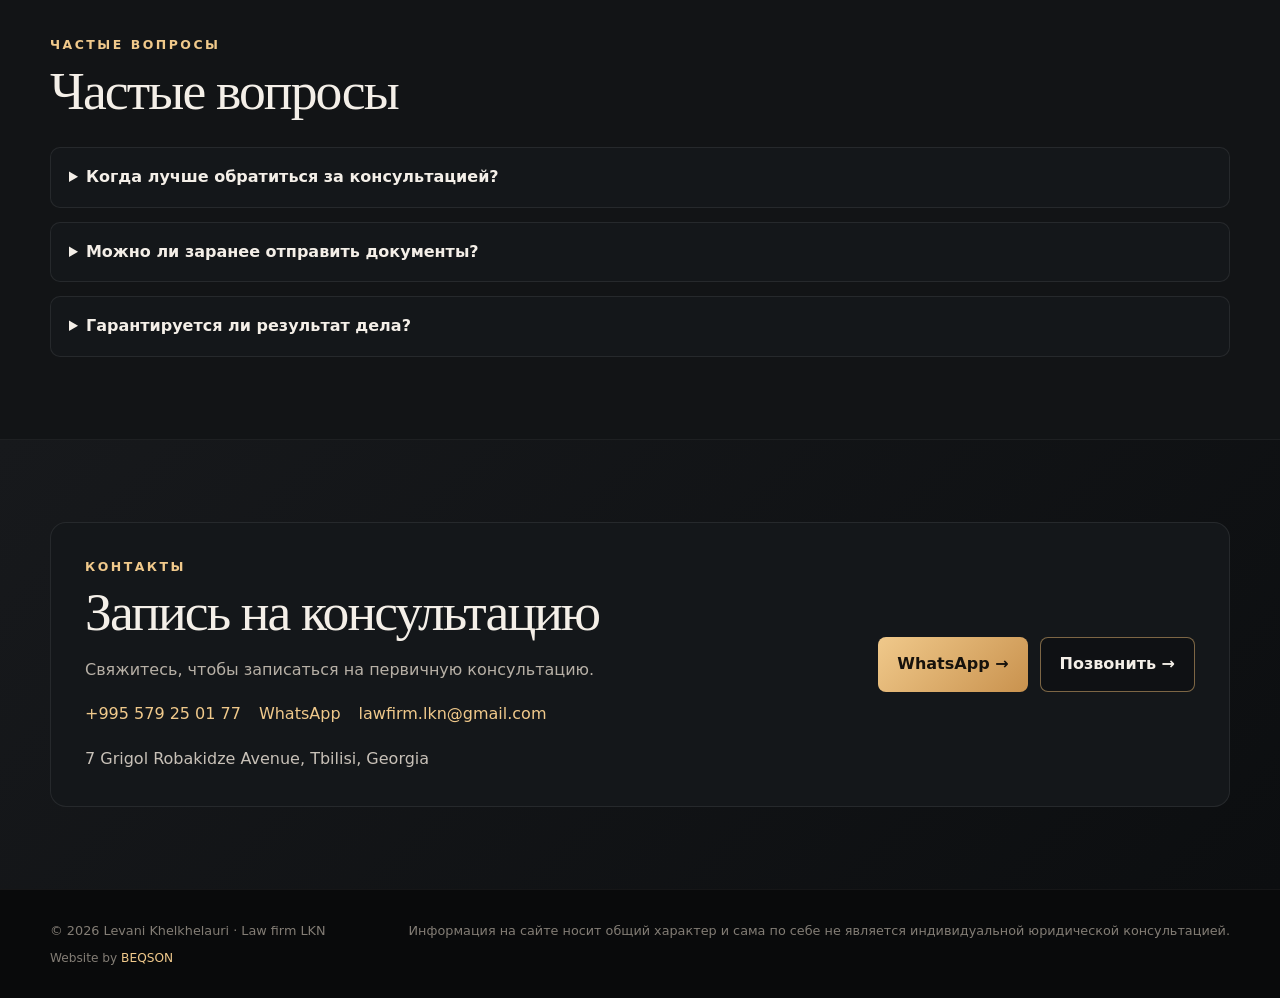
<file: ru/criminal-law/index.html>
<!doctype html><html lang="ru"><head><meta charset="utf-8"><meta name="viewport" content="width=device-width,initial-scale=1"><meta name="theme-color" content="#101214"><title>Адвокат по уголовным делам в Тбилиси | Левани Хелхелаури</title><meta name="description" content="Юридическая помощь по уголовным делам в Тбилиси: консультация, анализ материалов и защита прав и законных интересов клиента."><link rel="canonical" href="https://levanilaw.ge/ru/criminal-law/"><link rel="alternate" hreflang="ka" href="https://levanilaw.ge/ka/criminal-law/" />
  <link rel="alternate" hreflang="ru" href="https://levanilaw.ge/ru/criminal-law/" />
  <link rel="alternate" hreflang="en" href="https://levanilaw.ge/en/criminal-law/" />
  <link rel="alternate" hreflang="x-default" href="https://levanilaw.ge/ka/criminal-law/" /><link rel="icon" href="/assets/favicon.svg" type="image/svg+xml"><link rel="apple-touch-icon" href="/assets/apple-touch-icon.png"><link rel="stylesheet" href="/assets/seo.css"><meta property="og:type" content="website"><meta property="og:locale" content="ru_RU"><meta property="og:title" content="Адвокат по уголовным делам в Тбилиси | Левани Хелхелаури"><meta property="og:description" content="Юридическая помощь по уголовным делам в Тбилиси: консультация, анализ материалов и защита прав и законных интересов клиента."><meta property="og:url" content="https://levanilaw.ge/ru/criminal-law/"><meta property="og:image" content="https://levanilaw.ge/assets/og-cover.jpg"><meta name="twitter:card" content="summary_large_image"><meta name="twitter:title" content="Адвокат по уголовным делам в Тбилиси | Левани Хелхелаури"><meta name="twitter:description" content="Юридическая помощь по уголовным делам в Тбилиси: консультация, анализ материалов и защита прав и законных интересов клиента."><meta name="twitter:image" content="https://levanilaw.ge/assets/og-cover.jpg"><script type="application/ld+json">{"@context":"https://schema.org","@type":"LegalService","@id":"https://levanilaw.ge/#legalservice","name":"Levani Khelkhelauri","alternateName":"Law firm LKN","url":"https://levanilaw.ge/ru/criminal-law/","telephone":"+995579250177","email":"lawfirm.lkn@gmail.com","image":"https://levanilaw.ge/assets/og-cover.jpg","address":{"@type":"PostalAddress","streetAddress":"7 Grigol Robakidze Avenue","addressLocality":"Tbilisi","addressCountry":"GE"},"areaServed":{"@type":"City","name":"Tbilisi"},"sameAs":["https://www.facebook.com/profile.php?id=61556965766483"],"serviceType":"Уголовное право"}</script></head><body><header><div class="wrap nav"><a class="brand" href="/ru/">Levani Khelkhelauri</a><nav class="navlinks"><a href="/ru/">Главная</a><a href="/ru/#services">Практика</a><a href="/#about">Об адвокате</a><a href="#contact">Контакты</a></nav><div class="langs"><a class="" href="/ka/criminal-law/" hreflang="ka">KA</a><a class="active" href="/ru/criminal-law/" hreflang="ru">RU</a><a class="" href="/en/criminal-law/" hreflang="en">EN</a></div></div></header><main><section class="hero"><div class="wrap hero-inner"><div class="breadcrumbs"><a href="/ru/">Главная</a> → <span>Уголовное право</span></div><div class="eyebrow">Tbilisi · Georgia</div><h1>Адвокат по уголовным делам в Тбилиси</h1><p>Юридическая помощь по уголовно-правовым вопросам и защита прав и законных интересов клиента в рамках уголовного процесса.</p><div class="actions"><a class="btn primary" href="https://wa.me/995579250177">Записаться на консультацию →</a><a class="btn ghost" href="tel:+995579250177">Позвонить →</a></div></div></section><section><div class="wrap split"><div><div class="eyebrow">Уголовное право</div><h2 class="title">Адвокат по уголовным делам в Тбилиси</h2><p class="lead">В уголовно-правовой ситуации особенно важны своевременная консультация, понимание процессуального статуса и аккуратная работа с материалами дела. Объём помощи определяется обстоятельствами конкретного дела и согласовывается с клиентом.</p></div><div class="list"><div><b>Первичная консультация</b><span>Разбор ситуации, процессуального статуса и возможных дальнейших действий.</span></div><div><b>Анализ материалов</b><span>Изучение доступных документов и материалов, имеющих значение для правовой позиции.</span></div><div><b>Процессуальные документы</b><span>Подготовка необходимых заявлений, ходатайств и иных документов в пределах поручения.</span></div><div><b>Защита интересов клиента</b><span>Юридическая помощь и представительство в рамках уголовного процесса в соответствии с законом и согласованным объёмом работы.</span></div></div></div></section><section class="band"><div class="wrap"><div class="eyebrow">Частые вопросы</div><h2 class="title">Частые вопросы</h2><div class="faq"><details><summary>Когда лучше обратиться за консультацией?</summary><p>Как можно раньше после возникновения уголовно-правового вопроса или получения вызова, уведомления либо иного процессуального документа.</p></details><details><summary>Можно ли заранее отправить документы?</summary><p>После первичного контакта можно согласовать безопасный способ передачи необходимых документов.</p></details><details><summary>Гарантируется ли результат дела?</summary><p>Нет. Результат зависит от обстоятельств и доказательств; юридическая помощь не предполагает гарантии конкретного исхода.</p></details></div></div></section><section class="contact" id="contact"><div class="wrap"><div class="contact-box"><div><div class="eyebrow">Контакты</div><h2 class="title">Запись на консультацию</h2><p class="lead">Свяжитесь, чтобы записаться на первичную консультацию.</p><div class="contact-meta"><a href="tel:+995579250177">+995 579 25 01 77</a><a href="https://wa.me/995579250177" rel="noopener">WhatsApp</a><a href="mailto:lawfirm.lkn@gmail.com">lawfirm.lkn@gmail.com</a><span>7 Grigol Robakidze Avenue, Tbilisi, Georgia</span></div></div><div class="actions"><a class="btn primary" href="https://wa.me/995579250177" rel="noopener">WhatsApp →</a><a class="btn ghost" href="tel:+995579250177">Позвонить →</a></div></div></div></section></main><footer><div class="wrap footer"><span>© 2026 Levani Khelkhelauri · Law firm LKN<span class="footer-credit">Website by <a href="https://beqson.com/" target="_blank" rel="noopener noreferrer">BEQSON</a></span></span><span>Информация на сайте носит общий характер и сама по себе не является индивидуальной юридической консультацией.</span></div></footer></body></html>
</file>
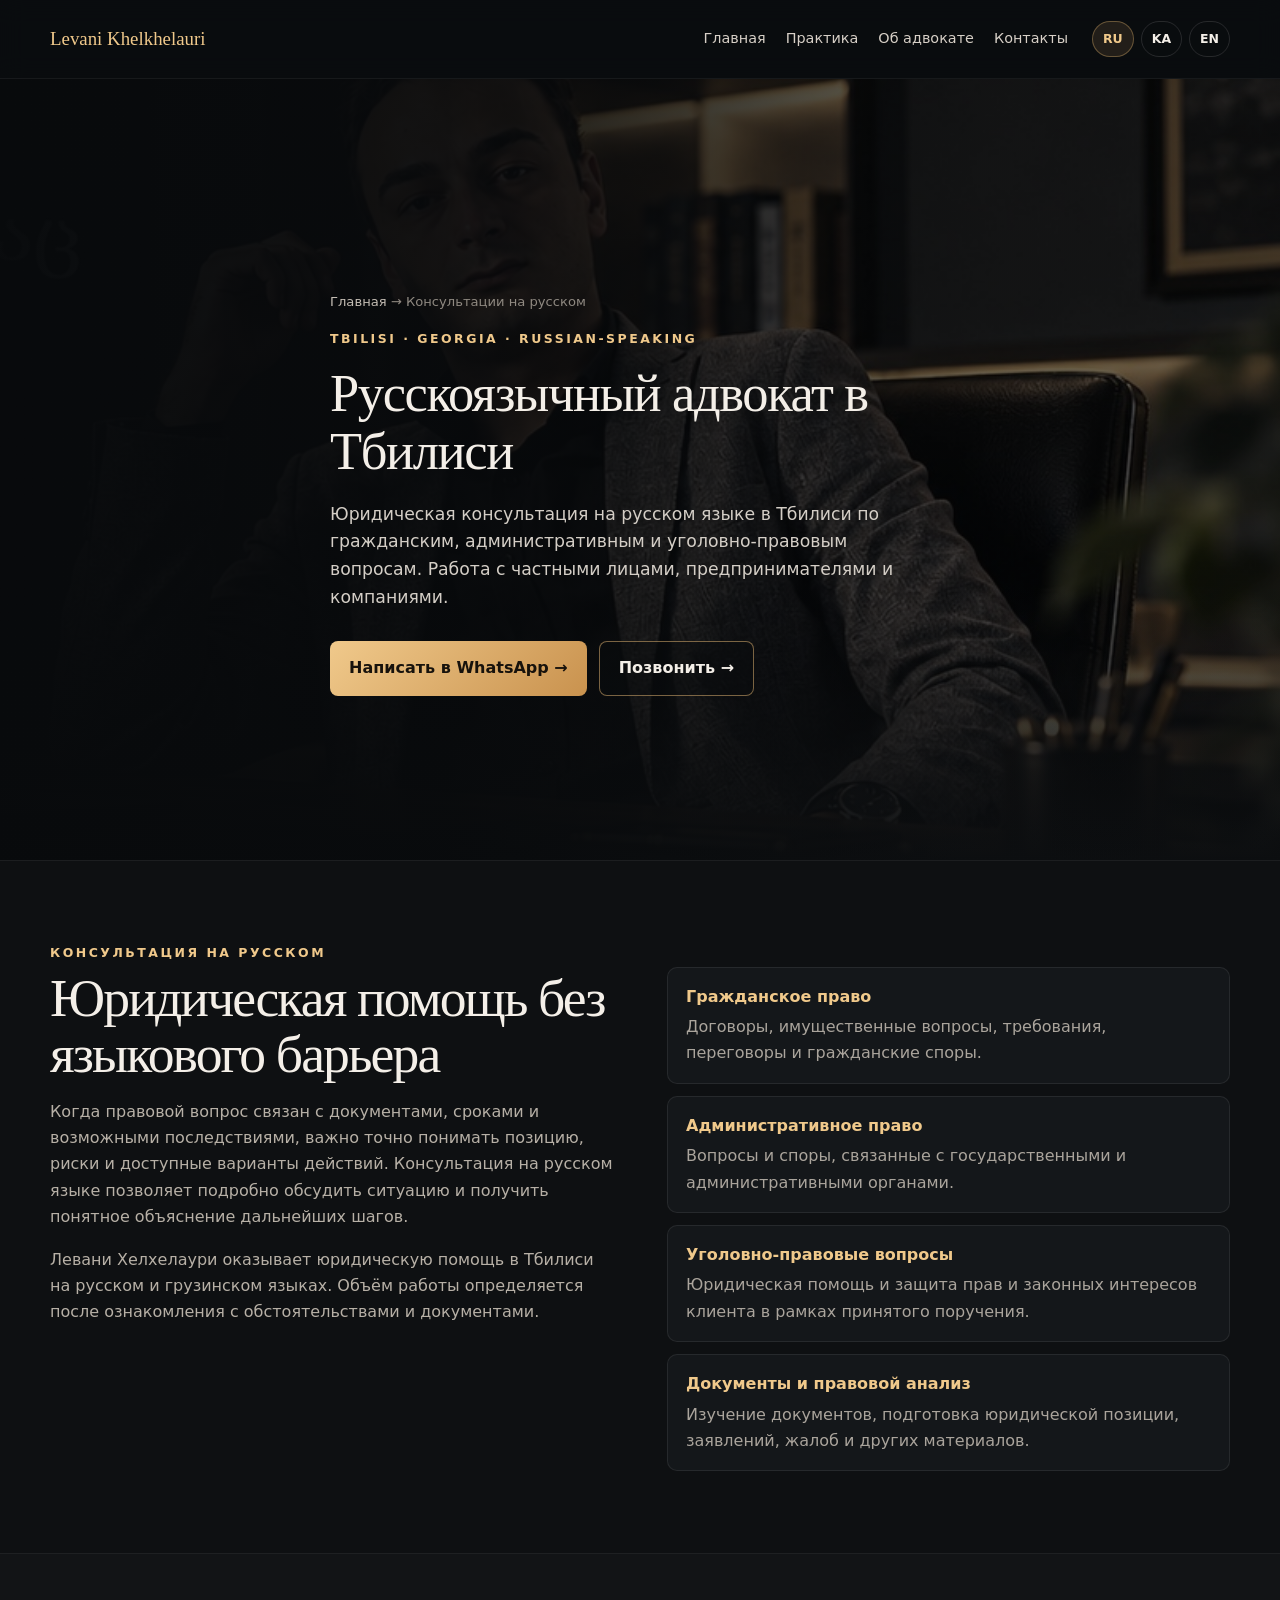
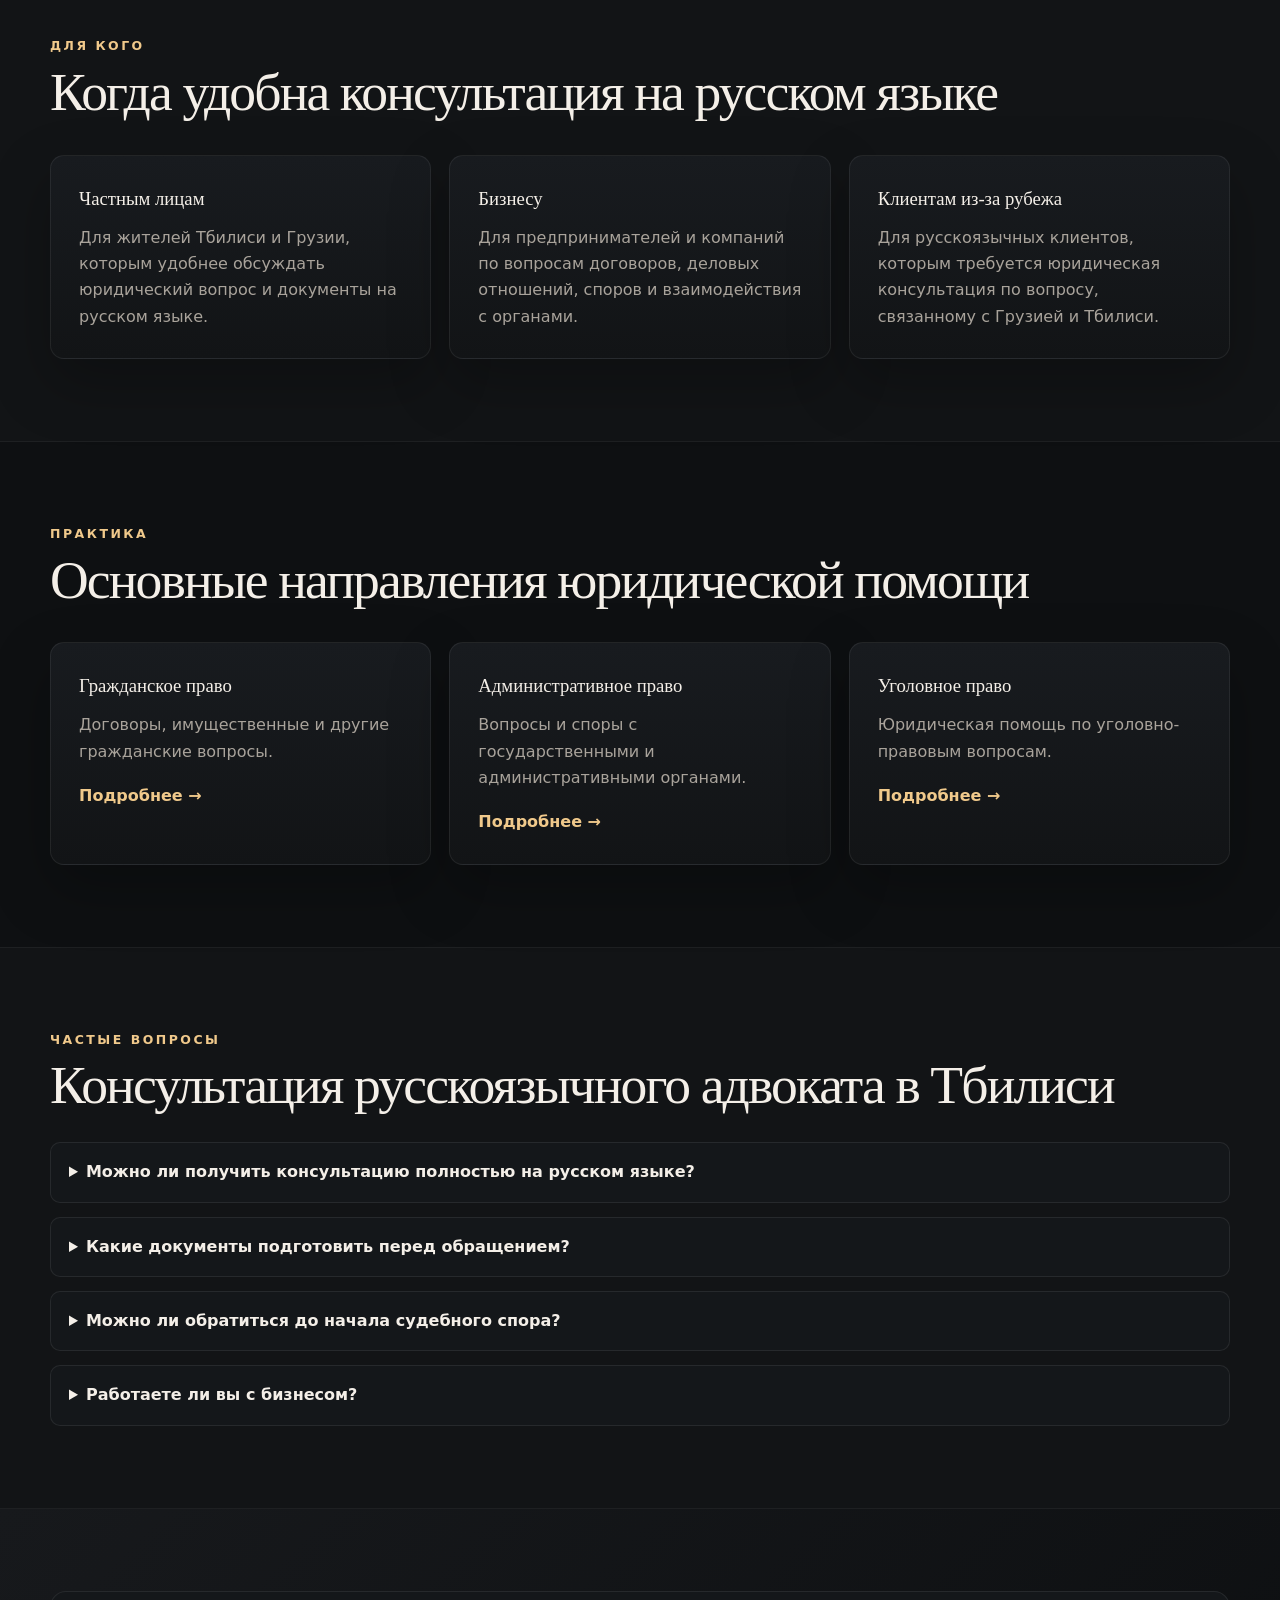
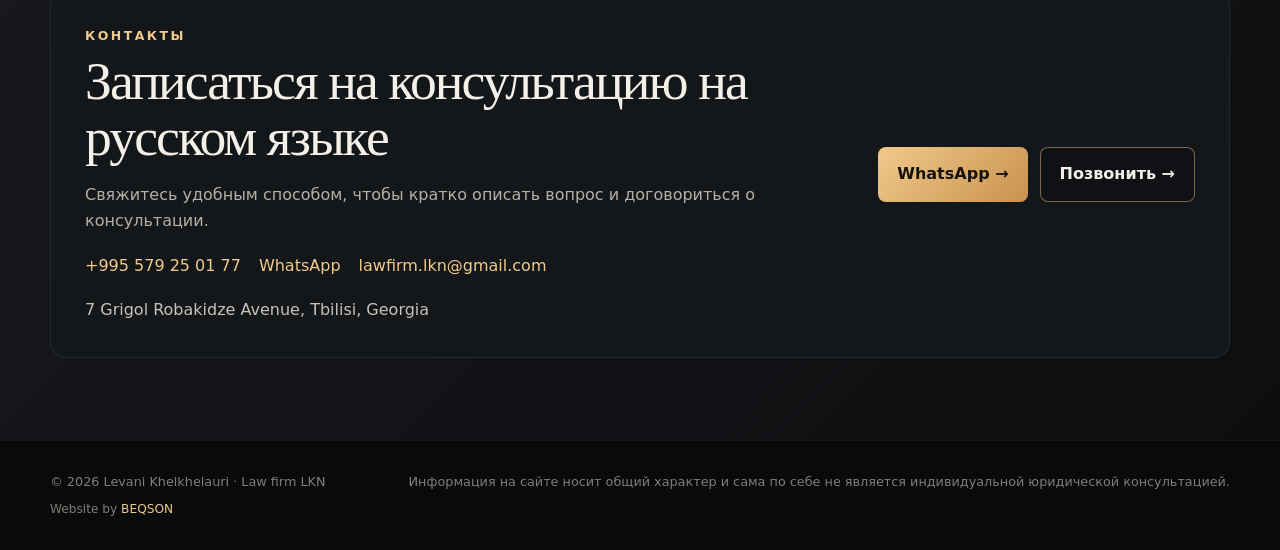
<file: ru/russian-speaking-lawyer-tbilisi/index.html>
<!doctype html><html lang="ru"><head><meta charset="utf-8"><meta name="viewport" content="width=device-width,initial-scale=1"><meta name="theme-color" content="#101214"><title>Русскоязычный адвокат в Тбилиси | Консультации на русском</title><meta name="description" content="Русскоязычный адвокат в Тбилиси. Консультации на русском языке по гражданским, административным и уголовным вопросам для частных лиц и бизнеса."><link rel="canonical" href="https://levanilaw.ge/ru/russian-speaking-lawyer-tbilisi/"><link rel="alternate" hreflang="ru" href="https://levanilaw.ge/ru/russian-speaking-lawyer-tbilisi/"><link rel="alternate" hreflang="x-default" href="https://levanilaw.ge/ru/russian-speaking-lawyer-tbilisi/"><link rel="icon" href="/assets/favicon.svg" type="image/svg+xml"><link rel="apple-touch-icon" href="/assets/apple-touch-icon.png"><link rel="stylesheet" href="/assets/seo.css"><meta property="og:type" content="website"><meta property="og:locale" content="ru_RU"><meta property="og:title" content="Русскоязычный адвокат в Тбилиси | Консультации на русском"><meta property="og:description" content="Юридическая помощь в Тбилиси на русском языке по гражданским, административным и уголовным вопросам."><meta property="og:url" content="https://levanilaw.ge/ru/russian-speaking-lawyer-tbilisi/"><meta property="og:image" content="https://levanilaw.ge/assets/og-cover.jpg"><meta name="twitter:card" content="summary_large_image"><meta name="twitter:title" content="Русскоязычный адвокат в Тбилиси | Консультации на русском"><meta name="twitter:description" content="Юридическая помощь в Тбилиси на русском языке по гражданским, административным и уголовным вопросам."><meta name="twitter:image" content="https://levanilaw.ge/assets/og-cover.jpg"><script type="application/ld+json">{"@context":"https://schema.org","@type":"LegalService","@id":"https://levanilaw.ge/#legalservice","name":"Levani Khelkhelauri","alternateName":"Law firm LKN","url":"https://levanilaw.ge/ru/russian-speaking-lawyer-tbilisi/","telephone":"+995579250177","email":"lawfirm.lkn@gmail.com","image":"https://levanilaw.ge/assets/og-cover.jpg","address":{"@type":"PostalAddress","streetAddress":"7 Grigol Robakidze Avenue","addressLocality":"Tbilisi","addressCountry":"GE"},"areaServed":{"@type":"City","name":"Tbilisi"},"knowsLanguage":["ru","ka"],"sameAs":["https://www.facebook.com/profile.php?id=61556965766483"],"serviceType":"Юридическая консультация на русском языке"}</script><script type="application/ld+json">{"@context":"https://schema.org","@type":"FAQPage","mainEntity":[{"@type":"Question","name":"Можно ли получить юридическую консультацию в Тбилиси полностью на русском языке?","acceptedAnswer":{"@type":"Answer","text":"Да. Консультации доступны на русском и грузинском языках."}},{"@type":"Question","name":"По каким вопросам можно обратиться?","acceptedAnswer":{"@type":"Answer","text":"Юридическая помощь оказывается по гражданским, административным и уголовно-правовым вопросам в рамках принятого поручения."}},{"@type":"Question","name":"Как записаться на консультацию?","acceptedAnswer":{"@type":"Answer","text":"Записаться можно по телефону, через WhatsApp или с сайта levanilaw.ge."}}]}</script></head><body><header><div class="wrap nav"><a class="brand" href="/ru/">Levani Khelkhelauri</a><nav class="navlinks"><a href="/ru/">Главная</a><a href="/ru/#services">Практика</a><a href="/#about">Об адвокате</a><a href="#contact">Контакты</a></nav><div class="langs"><a class="active" href="/ru/russian-speaking-lawyer-tbilisi/" hreflang="ru">RU</a><a href="/ka/" hreflang="ka">KA</a><a href="/en/" hreflang="en">EN</a></div></div></header><main><section class="hero"><div class="wrap hero-inner"><div class="breadcrumbs"><a href="/ru/">Главная</a> → <span>Консультации на русском</span></div><div class="eyebrow">Tbilisi · Georgia · Russian-speaking</div><h1>Русскоязычный адвокат в Тбилиси</h1><p>Юридическая консультация на русском языке в Тбилиси по гражданским, административным и уголовно-правовым вопросам. Работа с частными лицами, предпринимателями и компаниями.</p><div class="actions"><a class="btn primary" href="https://wa.me/995579250177" rel="noopener">Написать в WhatsApp →</a><a class="btn ghost" href="tel:+995579250177">Позвонить →</a></div></div></section><section><div class="wrap split"><div><div class="eyebrow">Консультация на русском</div><h2 class="title">Юридическая помощь без языкового барьера</h2><p class="lead">Когда правовой вопрос связан с документами, сроками и возможными последствиями, важно точно понимать позицию, риски и доступные варианты действий. Консультация на русском языке позволяет подробно обсудить ситуацию и получить понятное объяснение дальнейших шагов.</p><p class="lead">Левани Хелхелаури оказывает юридическую помощь в Тбилиси на русском и грузинском языках. Объём работы определяется после ознакомления с обстоятельствами и документами.</p></div><div class="list"><div><b>Гражданское право</b><span>Договоры, имущественные вопросы, требования, переговоры и гражданские споры.</span></div><div><b>Административное право</b><span>Вопросы и споры, связанные с государственными и административными органами.</span></div><div><b>Уголовно-правовые вопросы</b><span>Юридическая помощь и защита прав и законных интересов клиента в рамках принятого поручения.</span></div><div><b>Документы и правовой анализ</b><span>Изучение документов, подготовка юридической позиции, заявлений, жалоб и других материалов.</span></div></div></div></section><section class="band"><div class="wrap"><div class="eyebrow">Для кого</div><h2 class="title">Когда удобна консультация на русском языке</h2><div class="grid3"><div class="card"><h3>Частным лицам</h3><p>Для жителей Тбилиси и Грузии, которым удобнее обсуждать юридический вопрос и документы на русском языке.</p></div><div class="card"><h3>Бизнесу</h3><p>Для предпринимателей и компаний по вопросам договоров, деловых отношений, споров и взаимодействия с органами.</p></div><div class="card"><h3>Клиентам из-за рубежа</h3><p>Для русскоязычных клиентов, которым требуется юридическая консультация по вопросу, связанному с Грузией и Тбилиси.</p></div></div></div></section><section><div class="wrap"><div class="eyebrow">Практика</div><h2 class="title">Основные направления юридической помощи</h2><div class="grid3"><a class="card" href="/ru/civil-law/"><h3>Гражданское право</h3><p>Договоры, имущественные и другие гражданские вопросы.</p><span class="more">Подробнее →</span></a><a class="card" href="/ru/administrative-law/"><h3>Административное право</h3><p>Вопросы и споры с государственными и административными органами.</p><span class="more">Подробнее →</span></a><a class="card" href="/ru/criminal-law/"><h3>Уголовное право</h3><p>Юридическая помощь по уголовно-правовым вопросам.</p><span class="more">Подробнее →</span></a></div></div></section><section class="band"><div class="wrap"><div class="eyebrow">Частые вопросы</div><h2 class="title">Консультация русскоязычного адвоката в Тбилиси</h2><div class="faq"><details><summary>Можно ли получить консультацию полностью на русском языке?</summary><p>Да. Консультации доступны на русском и грузинском языках.</p></details><details><summary>Какие документы подготовить перед обращением?</summary><p>Если документы уже есть, полезно подготовить договоры, переписку, решения, уведомления и другие материалы, связанные с вопросом. Точный перечень зависит от ситуации.</p></details><details><summary>Можно ли обратиться до начала судебного спора?</summary><p>Да. Во многих случаях полезно оценить правовую позицию заранее, в том числе возможность переговоров или досудебного решения.</p></details><details><summary>Работаете ли вы с бизнесом?</summary><p>Да. Юридическая помощь оказывается частным лицам, предпринимателям и компаниям.</p></details></div></div></section><section class="contact" id="contact"><div class="wrap"><div class="contact-box"><div><div class="eyebrow">Контакты</div><h2 class="title">Записаться на консультацию на русском языке</h2><p class="lead">Свяжитесь удобным способом, чтобы кратко описать вопрос и договориться о консультации.</p><div class="contact-meta"><a href="tel:+995579250177">+995 579 25 01 77</a><a href="https://wa.me/995579250177" rel="noopener">WhatsApp</a><a href="mailto:lawfirm.lkn@gmail.com">lawfirm.lkn@gmail.com</a><span>7 Grigol Robakidze Avenue, Tbilisi, Georgia</span></div></div><div class="actions"><a class="btn primary" href="https://wa.me/995579250177" rel="noopener">WhatsApp →</a><a class="btn ghost" href="tel:+995579250177">Позвонить →</a></div></div></div></section></main><footer><div class="wrap footer"><span>© 2026 Levani Khelkhelauri · Law firm LKN<span class="footer-credit">Website by <a href="https://beqson.com/" target="_blank" rel="noopener noreferrer">BEQSON</a></span></span><span>Информация на сайте носит общий характер и сама по себе не является индивидуальной юридической консультацией.</span></div></footer></body></html>
</file>
<file: assets/seo.css>
:root{--bg:#0e1012;--bg2:#14171a;--panel:#171a1e;--text:#f4efe8;--muted:#b7b0a6;--gold:#d8ad6d;--gold2:#f0c98b;--line:rgba(226,185,120,.22);--serif:Georgia,'Times New Roman',serif;--sans:Inter,ui-sans-serif,system-ui,-apple-system,BlinkMacSystemFont,'Segoe UI',Arial,sans-serif;--max:1180px}
*{box-sizing:border-box}html{scroll-behavior:smooth}body{margin:0;background:var(--bg);color:var(--text);font-family:var(--sans);line-height:1.65}a{color:inherit;text-decoration:none}.wrap{width:min(var(--max),calc(100% - 44px));margin:auto}
header{position:sticky;top:0;z-index:20;background:rgba(10,12,14,.94);backdrop-filter:blur(12px);border-bottom:1px solid rgba(255,255,255,.06)}.nav{height:78px;display:flex;align-items:center;gap:24px}.brand{font-family:var(--serif);color:var(--gold2);font-size:1.18rem;margin-right:auto}.navlinks{display:flex;gap:20px;font-size:.9rem;color:#d7d0c7}.langs{display:flex;gap:7px}.langs a{padding:7px 10px;border-radius:999px;border:1px solid rgba(255,255,255,.12);font-size:.78rem;font-weight:700}.langs a.active{background:rgba(216,173,109,.12);border-color:rgba(216,173,109,.38);color:var(--gold2)}
.hero{position:relative;overflow:hidden;min-height:620px;display:flex;align-items:flex-end;border-bottom:1px solid rgba(255,255,255,.06)}.hero:before{content:"";position:absolute;inset:0;background:url('/assets/levani-hero-generated.jpg') center 43%/cover no-repeat;filter:brightness(.58) saturate(.88)}.hero:after{content:"";position:absolute;inset:0;background:linear-gradient(90deg,rgba(8,10,12,.98) 0%,rgba(8,10,12,.83) 44%,rgba(8,10,12,.26) 78%),linear-gradient(0deg,#0e1012 0%,transparent 35%)}.hero-inner{position:relative;z-index:2;padding:130px 0 82px;max-width:760px}.eyebrow{font-size:.78rem;letter-spacing:.2em;text-transform:uppercase;color:var(--gold2);font-weight:800}.hero h1,.title{font-family:var(--serif);font-weight:500;letter-spacing:-.035em;line-height:1.04}.hero h1{font-size:clamp(2.9rem,6.3vw,5rem);margin:16px 0 20px}.hero p{font-size:1.18rem;color:#d4cec6;max-width:720px;margin:0 0 30px}.actions{display:flex;gap:12px;flex-wrap:wrap}.btn{display:inline-flex;align-items:center;justify-content:center;padding:13px 19px;border-radius:8px;border:1px solid rgba(216,173,109,.55);font-weight:750}.primary{background:linear-gradient(135deg,var(--gold2),#c9924e);color:#17120c;border:0}.ghost{background:rgba(10,12,14,.45)}
section{padding:82px 0}.title{font-size:clamp(2rem,4.5vw,3.35rem);margin:.5rem 0 1rem}.lead{color:var(--muted);max-width:800px}.grid3{display:grid;grid-template-columns:repeat(3,1fr);gap:18px;margin-top:34px}.card{background:linear-gradient(180deg,#181b1f,#121416);border:1px solid rgba(255,255,255,.07);border-radius:14px;padding:28px;box-shadow:0 24px 60px rgba(0,0,0,.25)}.card:hover{border-color:rgba(216,173,109,.38);transform:translateY(-2px);transition:.2s}.card h2,.card h3{font-family:var(--serif);font-weight:500;margin:0 0 10px}.card p{color:#a9a39b;margin:0}.more{display:inline-block;margin-top:18px;color:var(--gold2);font-weight:700}.band{background:#121416;border-top:1px solid rgba(255,255,255,.05);border-bottom:1px solid rgba(255,255,255,.05)}.split{display:grid;grid-template-columns:1fr 1fr;gap:54px;align-items:start}.list{display:grid;gap:12px;margin-top:24px}.list div{padding:16px 18px;border:1px solid rgba(255,255,255,.08);border-radius:10px;background:#14171a}.list b{display:block;color:var(--gold2);margin-bottom:4px}.list span{color:#aaa49c}.faq{display:grid;gap:14px;margin-top:28px}.faq details{border:1px solid rgba(255,255,255,.08);border-radius:10px;background:#14171a;padding:16px 18px}.faq summary{cursor:pointer;font-weight:750}.faq p{color:#aaa49c;margin:10px 0 0}.contact{background:linear-gradient(135deg,#17191c,#0c0e10)}.contact-box{display:grid;grid-template-columns:1fr auto;gap:32px;align-items:center;border:1px solid rgba(255,255,255,.08);border-radius:16px;padding:34px;background:#14171a}.contact-meta{display:flex;gap:18px;flex-wrap:wrap;margin-top:18px;color:#c8c1b8}.contact-meta a{color:var(--gold2)}.breadcrumbs{font-size:.82rem;color:#8f8981;margin-bottom:16px}.breadcrumbs a{color:#c4bdb4}footer{padding:30px 0;background:#090a0b;border-top:1px solid rgba(255,255,255,.05);font-size:.8rem;color:#837d75}.footer{display:flex;justify-content:space-between;gap:24px;flex-wrap:wrap}.footer a{color:#bfb7ae}.footer-credit{display:block;margin-top:7px;font-size:.76rem;color:#837d75}.footer-credit a{color:var(--gold2);text-decoration:none}.footer-credit a:hover{text-decoration:underline}
@media(max-width:860px){.navlinks{display:none}.grid3,.split{grid-template-columns:1fr}.hero{min-height:700px}.hero:before{background-position:38% 42%}.hero:after{background:linear-gradient(180deg,rgba(7,9,11,.08) 0%,rgba(7,9,11,.2) 42%,rgba(7,9,11,.93) 72%,#0e1012 100%)}.hero-inner{padding:410px 0 58px}.contact-box{grid-template-columns:1fr}.actions .btn{width:100%}.wrap{width:min(var(--max),calc(100% - 28px))}.brand{font-size:1rem}.langs a{padding:6px 8px}}

/* BEQSON HERO TYPOGRAPHY & PORTRAIT LAYOUT 2026-10-27 */
@media (min-width:861px) {
  .hero-inner{max-width:620px}
  .hero h1{font-size:clamp(2.55rem,4.1vw,3.9rem);line-height:1.10;letter-spacing:-.026em;max-width:620px;overflow-wrap:break-word}
  html[lang="ka"] .hero h1{font-size:clamp(2.3rem,3.65vw,3.55rem);line-height:1.15;letter-spacing:-.01em}
  .hero p{font-size:1.08rem;line-height:1.6;max-width:600px}
  .hero:after{background:linear-gradient(90deg,rgba(8,10,12,.99) 0%,rgba(8,10,12,.91) 35%,rgba(8,10,12,.30) 77%),linear-gradient(0deg,#0e1012 0%,transparent 35%)}
}
@media (max-width:860px) {
  .hero h1{font-size:clamp(2.2rem,6.5vw,3rem);line-height:1.12;overflow-wrap:break-word}
  html[lang="ka"] .hero h1{font-size:clamp(2rem,6.1vw,2.75rem);line-height:1.15}
  .hero p{font-size:1.03rem;line-height:1.57}
}
</file>
